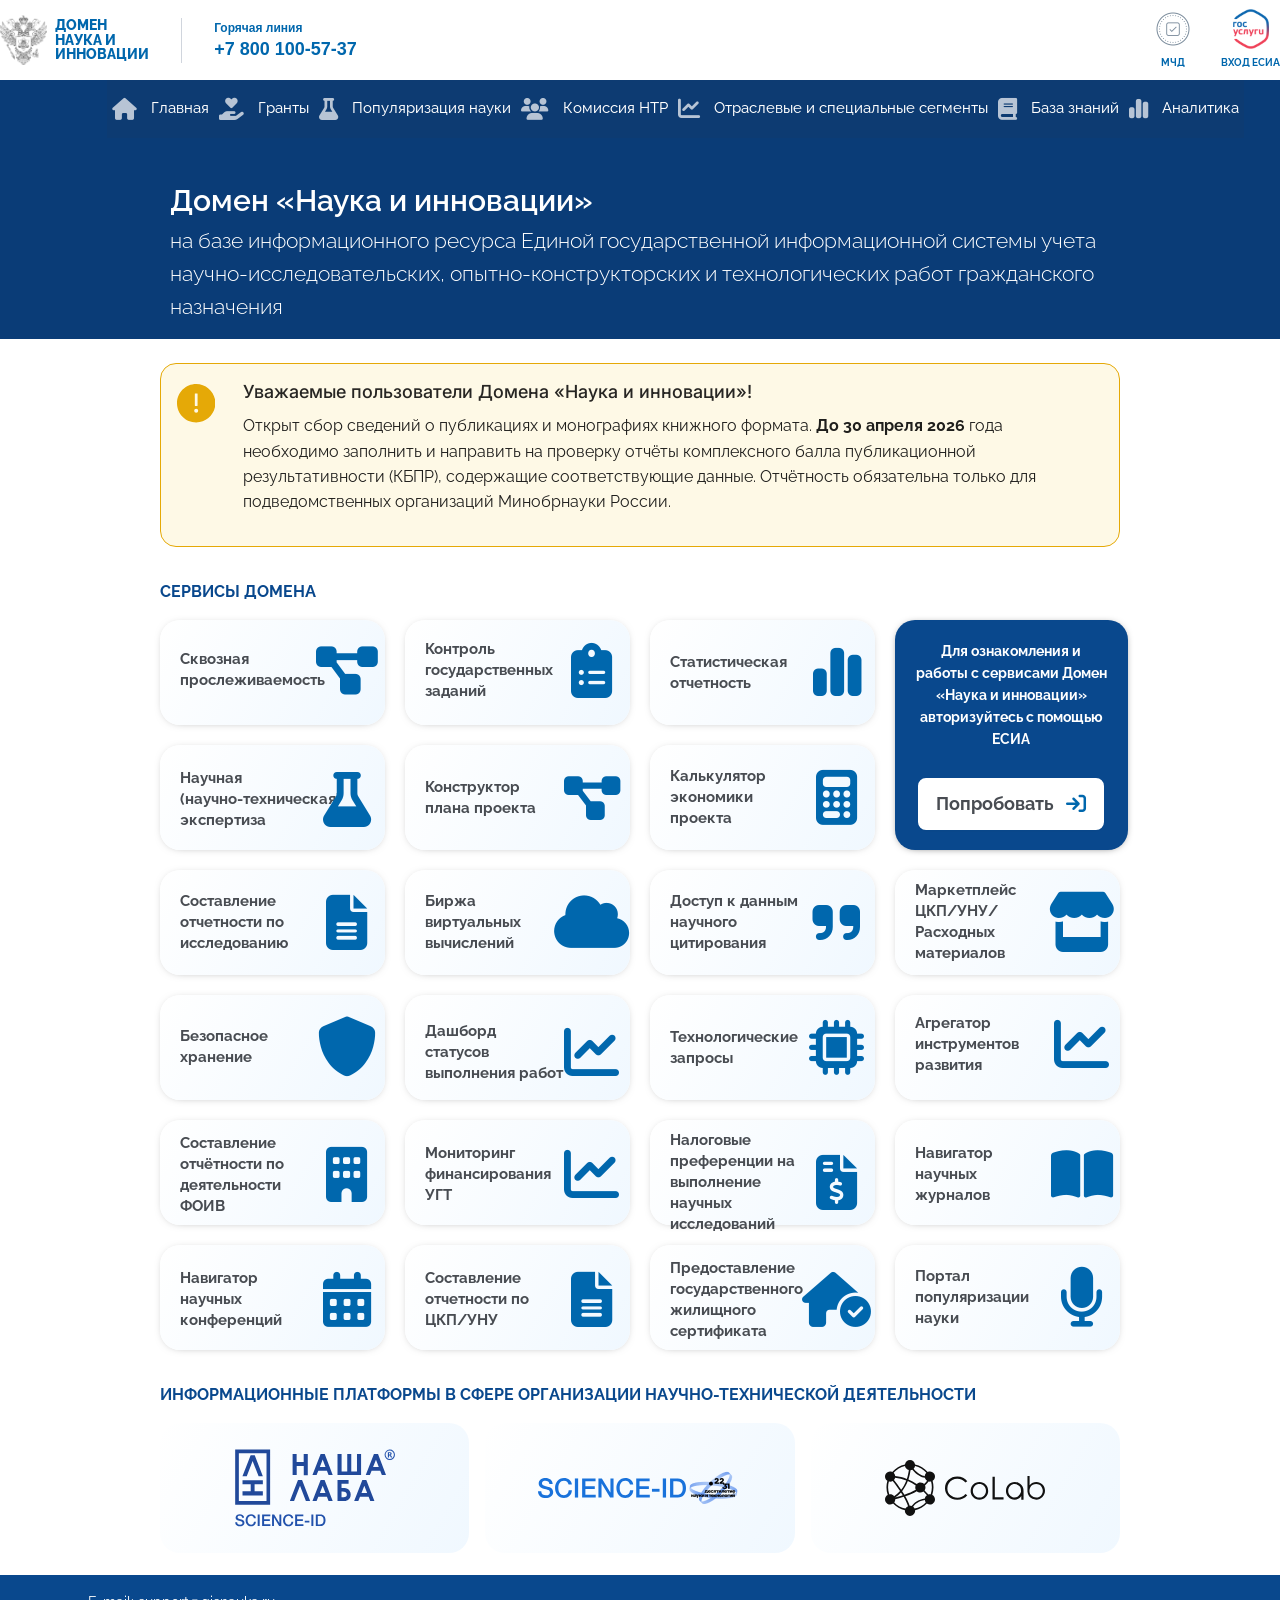
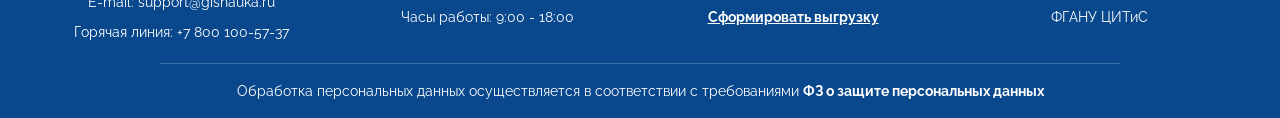
<file: index.html>
<!DOCTYPE html>
<html lang="ru" style="--header-height:140px">
<head>
    <meta charset="utf-8">
    <meta name="viewport" content="width=device-width, initial-scale=1">
    <meta name="theme-color" content="#000000">
    <meta name="description" content="Домен наука и инновации">
    <title>Домен наука и инновации</title>
    <link rel="icon" href="assets/images/7d8b7d2dfdc6ee4c.ico">
    <meta name="referrer" content="no-referrer">
    <link rel="canonical" href="index.html" />
<meta http-equiv="content-security-policy" content="default-src 'none'; font-src 'self' data: https://cdnjs.cloudflare.com; style-src 'self' 'unsafe-inline' https://cdnjs.cloudflare.com; img-src 'self' data:; media-src 'self' data:; connect-src 'self'; script-src 'unsafe-inline' data:; object-src 'self' data:; frame-src 'self' data:;">
    
    <link rel="stylesheet" href="https://cdnjs.cloudflare.com/ajax/libs/font-awesome/6.6.0/css/all.min.css">
    
    <link rel="stylesheet" href="css/pages/index.css">
    <style>
        .skip-links { position: absolute; top: 0; left: 0; z-index: 9999; }
        .skip-link {
            position: absolute; top: -9999px; left: -9999px;
            background: #0067ad; color: #fff; padding: 8px 16px;
            font-size: 14px; font-family: sans-serif; text-decoration: none;
            border-radius: 0 0 4px 0;
        }
        .skip-link:focus { top: 0; left: 0; outline: 3px solid #f53b59; outline-offset: 2px; }
    </style>
</head>

<body>
<div class="skip-links" aria-label="Быстрая навигация по разделам страницы">
  <a class="skip-link" href="#main-content">Перейти к основному содержимому</a>
  <a class="skip-link" href="#site-header">Перейти к шапке сайта</a>
  <a class="skip-link" href="#site-navigation">Перейти к основной навигации</a>
  <a class="skip-link" href="#site-footer">Перейти к подвалу</a>
</div>
    <div id="root">
    <div style="display:contents">
        <div class="css-1ce7347 ant-app">
            <div class="ant-layout css-1ce7347" style="min-height:100vh">
                <div id="site-header" class="affixTop" role="banner" aria-label="Шапка сайта" tabindex="-1">
                    <div class="css-1ce7347" style="position:relative;width:100%;max-width:100%">
                        <div style="height:80px; width:100%; background:white; display:flex; justify-content:center; z-index:3;">
                            <div class="ant-space css-1ce7347 ant-space-horizontal ant-space-align-center ant-space-gap-row-small ant-space-gap-col-small"
                                 style="width:100%; justify-content:space-between; align-items:center; max-width:1300px; padding:0 0;">
                                
                                <div class="ant-space-item">
                                    <div class="ant-space css-1ce7347 ant-space-horizontal ant-space-align-center" style="gap:32px">
        
        <div class="ant-space-item">
            <a href="index.html">
                <div class="ant-space css-1ce7347 ant-space-horizontal ant-space-align-center ant-space-gap-row-small ant-space-gap-col-small">
                    <div class="ant-space-item">
                        <img alt="" src="assets/images/7eed857cf3c38d44.png" style="height:50px">
                    </div>
                    <div class="ant-space-item">
                        <div style="font-family:Nunito,sans-serif; font-weight:800; color:rgb(0,103,173); font-size:14px; line-height:1.05">
                            ДОМЕН<br><span style="color:#0067ad">НАУКА И<br>ИННОВАЦИИ</span>
                        </div>
                    </div>
                </div>
            </a>
        </div>

        <div class="ant-space-item">
            <div style="width:1px; height:45px; background-color:#d0d5dd;"></div>
        </div>

        <div class="ant-space-item">
            <div style="color:#0067ad; line-height:1.4; font-family: 'Segoe UI', Arial, sans-serif">
                <span style="font-size:12px; font-weight:600">Горячая линия</span>
                <br>
                <span style="font-size:18px; font-weight:bold">+7 800 100-57-37</span>
            </div>
        </div>

    </div>
</div>
                                    <div class=ant-space-item>
                                        <div class="ant-space css-1ce7347 ant-space-horizontal ant-space-align-center"
                                            style=gap:28px>
                                            <div class=ant-space-item><a href=https://gisnauka.ru/attorney/public/issue>
                                                    <div class=hoverSize
                                                        style=display:flex;flex-direction:column;align-items:center;gap:6px;font-family:Nunito,sans-serif;font-weight:700;font-size:10px;text-align:center;text-transform:uppercase;color:rgb(0,103,173)>
                                                        <img alt=""
                                                            src=assets/images/1b81cbfa37ea22d9.png
                                                            style=height:40px;width:40px>МЧД</div>
                                                </a></div>
                                            <div class=ant-space-item>
                                                <a href="https://gisnauka.ru/auth/esia" aria-label="Вход через ЕСИА" style=text-decoration:none>
                                                <div class=hoverSize
                                                    style=display:flex;flex-direction:column;align-items:center;gap:6px;font-family:Nunito,sans-serif;font-weight:700;font-size:10px;text-align:center;text-transform:uppercase;color:rgb(0,103,173)>
                                                    <img alt=""
                                                        src="assets/images/esia-gosuslugi.png"
                                                        width="40" height="40"
                                                        style="height:40px;width:40px;display:block;object-fit:contain"
                                                        aria-hidden=true><span aria-hidden=true><span
                                                            class=hiddenPhone>Вход</span> ЕСИА</span></div>
                                                </a>
                                            </div>
                                        </div>
                                    </div>
                                </div>
                            </div>
                        </div>
                    </div>
                    <div class=affixMenu>
                        <div>
                            <nav id="site-navigation" class=menuBar aria-label="Основная навигация">
                                <div class=menuCon>
                                    <div class=mainMenu style=box-shadow:none>
                                        <div class=leftMenu>
                                            <div class=mainMenu>
                                                <div type=flex class="ant-row ant-row-center css-1ce7347">
                                                    <div
                                                        class="ant-col ant-col-xs-24 ant-col-sm-24 ant-col-md-24 ant-col-lg-24 ant-col-xl-20 css-1ce7347">
                                                        <div class="ant-row css-1ce7347">
                                                            <div class="ant-col ant-col-24 css-1ce7347">
                                                                <div class="ant-space-compact css-1ce7347 groupJustify">
    <a class="menuLink" href="index.html">
        <i class="fa-solid fa-house" style="font-size:22px; color:#fff; margin-right:8px; opacity:0.7;"></i>
        <span class="menuName">Главная</span>
    </a>
    
    <a class="menuLink" title="Гранты и меры поддержки" href="grant.html" aria-label="Гранты и меры поддержки">
        <i class="fa-solid fa-hand-holding-heart" style="font-size:22px; color:#fff; margin-right:8px; opacity:0.7;"></i>
        <span class="menuName">Гранты</span>
    </a>
    
    <a class="menuLink" href="v-razrabotke.html">
        <i class="fa-solid fa-flask" style="font-size:22px; color:#fff; margin-right:8px; opacity:0.7;"></i>
        <span class="menuName">Популяризация науки</span>
    </a>
    
    <a class="menuLink" href="v-razrabotke.html">
        <i class="fa-solid fa-users" style="font-size:22px; color:#fff; margin-right:8px; opacity:0.7;"></i>
        <span class="menuName">Комиссия НТР</span>
    </a>
    
    <a class="menuLink" href="v-razrabotke.html">
        <i class="fa-solid fa-chart-line" style="font-size:22px; color:#fff; margin-right:8px; opacity:0.7;"></i>
        <span class="menuName">Отраслевые и специальные сегменты</span>
    </a>
    
    <a class="menuLink" href="v-razrabotke.html">
        <i class="fa-solid fa-book" style="font-size:22px; color:#fff; margin-right:8px; opacity:0.7;"></i>
        <span class="menuName">База знаний</span>
    </a>
    
    <a class="menuLink" href="v-razrabotke.html">
        <i class="fa-solid fa-chart-simple" style="font-size:22px; color:#fff; margin-right:8px; opacity:0.7;"></i>
        <span class="menuName">Аналитика</span>
    </a>
</div>
                                                            </div>
                                                        </div>
                                                    </div>
                                                </div>
                                            </div>
                                        </div><button type=button
                                            class="ant-btn css-1ce7347 ant-btn-default ant-btn-color-default ant-btn-variant-outlined ant-btn-icon-only barsMenu burgerMenu sf-hidden"></button>
                                    </div>
                                </div>
                            </nav>
                        </div>
                    </div>
<main id=main-content tabindex=-1 class="ant-layout-content css-1ce7347">
                        <div class=mainContent>
                            <div class="egisu-hero-band" style="background:#0a3c77;width:100%">
                                <div type=flex class="ant-row ant-row-center css-1ce7347">
                                    <div
                                        class="ant-col ant-col-xs-22 ant-col-sm-22 ant-col-md-22 ant-col-lg-22 ant-col-xl-18 css-1ce7347">
                                        <div class="responsiveHeader css-1ce7347" style="padding:18px 10px 16px">
                                            <h1 class=egisuNameP>Домен «Наука и инновации»</h1>
                                            <p class=egisuInfoP>на базе информационного ресурса Единой
                                                государственной информационной системы учета
                                                научно-исследовательских, опытно-конструкторских и
                                                технологических работ гражданского назначения</p>
                                        </div>
                                    </div>
                                </div>
                            </div>
                            <div type=flex class="ant-row ant-row-center css-1ce7347">
                                <div
                                    class="ant-col ant-col-xs-22 ant-col-sm-22 ant-col-md-22 ant-col-lg-22 ant-col-xl-18 css-1ce7347">
                                    
                                    <div style="margin-top: 24px;">
    <div data-show="true"
         class="ant-alert ant-alert-warning ant-alert-with-description css-1ce7347"
         role="alert"
         style="text-align:left; display: flex; align-items: flex-start; gap: 16px; padding: 16px;">
         
        <span role="img" aria-label="exclamation-circle"
              class="anticon anticon-exclamation-circle ant-alert-icon"
              style="font-size: 32px; display: flex; align-items: center; margin-top: 4px;">
            <svg viewBox="64 64 896 896" focusable="false" data-icon="exclamation-circle"
                 width="1.2em" height="1.2em" fill="currentColor" aria-hidden="true"
                 style="font-size: 32px;">
                <path d="M512 64C264.6 64 64 264.6 64 512s200.6 448 448 448 448-200.6 448-448S759.4 64 512 64zm-32 232c0-4.4 3.6-8 8-8h48c4.4 0 8 3.6 8 8v272c0 4.4-3.6 8-8 8h-48c-4.4 0-8-3.6-8-8V296zm32 440a48.01 48.01 0 010-96 48.01 48.01 0 010 96z"></path>
            </svg>
        </span>
        
        <div class="ant-alert-content" style="flex: 1;">
            <div class="ant-alert-message">
                <span class="css-kwtl7g">Уважаемые пользователи Домена «Наука и инновации»!</span>
            </div>
            <div class="ant-alert-description">
                <div class="css-1kdzn9q">
                    <p>Открыт сбор сведений о публикациях и монографиях книжного формата. <b>До 30 апреля 2026</b> года необходимо заполнить и направить на проверку отчёты комплексного балла публикационной результативности (КБПР), содержащие соответствующие данные. Отчётность обязательна только для подведомственных организаций Минобрнауки России.</p>
                </div>
            </div>
        </div>
    </div>
</div>
                                    <br>
                                    <div class="ant-divider css-1ce7347 ant-divider-horizontal ant-divider-with-text ant-divider-with-text-start dividerMain"
                                        role=separator><span class=ant-divider-inner-text>Сервисы Домена</span></div>
                                    <div class="ant-row css-1ce7347"
                                        style=margin-left:-10px;margin-right:-10px;row-gap:20px>
                                        <div class="ant-col ant-col-xs-24 ant-col-sm-24 ant-col-md-12 ant-col-lg-8 ant-col-xl-6 css-1ce7347"
     style="padding-left:10px; padding-right:10px">
    <div class="servicesMain">
        <div class="services servicesimageMain">
            <div class="ant-row ant-row-middle css-1ce7347" style="display: flex; align-items: center; justify-content: space-between;">
                <div class="ant-col ant-col-17 serviceVerticalName css-1ce7347">
                    <p>Сквозная прослеживаемость</p>
                </div>
                <div class="ant-col ant-col-7 css-1ce7347" style="display: flex; justify-content: center; align-items: center; min-height: 80px;">
                    <i class="fa-solid fa-diagram-project" style="font-size:55px; color:#0067ad; text-align: center; margin: 0 auto; display: block;"></i>
                </div>
            </div>
        </div>
        <div class="overlayMainText">
            <div class="servicesMainText">
                <p class="serviceNameOverplay">Сквозная<br>прослеживаемость</p>
                <p>Сервис позволяет органам государственной власти повысить эффективность принятия управленческих решений при планировании, мониторинге и анализе результатов, полученных с привлечением средств федерального бюджета, а также обеспечивает сбор данных, синхронизированный с бюджетным циклом, исключает риск дублирования научных исследований и снижает бюрократическую нагрузку на отдельных исследователей и исследовательские коллективы</p>
            </div>
        </div>
    </div>
</div>
                                        <div class="ant-col ant-col-xs-24 ant-col-sm-24 ant-col-md-12 ant-col-lg-8 ant-col-xl-6 css-1ce7347"
     style="padding-left:10px; padding-right:10px">
    <div class="servicesMain">
        <div class="services servicesimageMain">
            <div class="ant-row ant-row-middle css-1ce7347" style="display: flex; align-items: center; justify-content: space-between;">
                <div class="ant-col ant-col-17 serviceVerticalName css-1ce7347">
                    <p>Контроль государственных заданий</p>
                </div>
                <div class="ant-col ant-col-7 css-1ce7347" style="display: flex; justify-content: center; align-items: center; min-height: 80px;">
                    <i class="fa-solid fa-clipboard-list" style="font-size:55px; color:#0067ad; text-align: center; margin: 0 auto;"></i>
                </div>
            </div>
        </div>
        <div class="overlayMainText">
            <div class="servicesMainText">
                <p class="serviceNameOverplay">Контроль государственных заданий</p>
                <p>Сервис позволяет автоматизировать процессы сбора информации и предоставления отчетной документации о государственных заданиях со стороны заказчика и со стороны исполнителя, обеспечивает контроль сроков и хода выполнения работ, а также снабжает заказчиков и исполнителей инструментами коммуникации в рамках выполнения работ</p>
            </div>
        </div>
    </div>
</div>
                                        <div class="ant-col ant-col-xs-24 ant-col-sm-24 ant-col-md-12 ant-col-lg-8 ant-col-xl-6 css-1ce7347"
     style="padding-left:10px; padding-right:10px">
    <div class="servicesMain">
        <div class="services servicesimageMain">
            <div class="ant-row ant-row-middle css-1ce7347" style="align-items: center;">
                <div class="ant-col ant-col-17 serviceVerticalName css-1ce7347">
                    <p>Статистическая отчетность</p>
                </div>
                <div class="ant-col ant-col-7 css-1ce7347" style="display: flex; justify-content: center; align-items: center;">
                    <i class="fa-solid fa-chart-simple" style="font-size:55px; color:#0067ad; margin:15px 10px; display:flex; align-items:center; justify-content:center"></i>
                </div>
            </div>
        </div>
        <div class="overlayMainText">
            <div class="servicesMainText">
                <p class="serviceNameOverplay">Статистическая<br>отчетность</p>
                <p>Сервис позволяет систематизировать информацию от участников научного сообщества и организаций, а также обеспечивает предоставление статистической отчетности по основным отраслевым показателям</p>
            </div>
        </div>
    </div>
</div>
                                        <div class="ant-col ant-col-xs-0 ant-col-sm-0 ant-col-md-12 ant-col-lg-8 ant-col-xl-6 css-1ce7347"
     style="padding-left:10px; padding-right:10px">
    <div class="tryServicesDiv">
        <p>Для ознакомления и работы с сервисами Домен «Наука и инновации» авторизуйтесь с помощью ЕСИА</p>
        <button type="button" aria-label="Попробовать через ЕСИА" class="ant-btn css-1ce7347 ant-btn-default ant-btn-color-default ant-btn-variant-outlined tryServicesMainButton" style="display: flex; align-items: center; gap: 12px;">
            <span>Попробовать</span>
            <i class="fa-solid fa-arrow-right-to-bracket" style="font-size:20px; color:#0067ad;"></i>
        </button>
    </div>
</div>
                                        <div class="ant-col ant-col-xs-24 ant-col-sm-24 ant-col-md-12 ant-col-lg-8 ant-col-xl-6 css-1ce7347"
     style="padding-left:10px; padding-right:10px">
    <div class="servicesMain">
        <div class="services servicesimageMain">
            <div class="ant-row ant-row-middle css-1ce7347" style="align-items: center;">
                <div class="ant-col ant-col-17 serviceVerticalName css-1ce7347">
                    <p>Научная (научно‑техническая) экспертиза</p>
                </div>
                <div class="ant-col ant-col-7 css-1ce7347" style="display: flex; justify-content: center; align-items: center;">
                    <i class="fa-solid fa-flask" style="font-size:55px; color:#0067ad; margin:17px 10px; display:flex; align-items:center; justify-content:center"></i>
                </div>
            </div>
        </div>
        <div class="overlayMainText">
            <div class="servicesMainText">
                <p class="serviceNameOverplay">Научная<br>(научно-техническая)<br>экспертиза</p>
                <p>Сервис формирует рабочее пространство с набором необходимого инструментария для участников процесса научной (научно-технической) экспертизы</p>
            </div>
        </div>
    </div>
</div>
                                        <div class="ant-col ant-col-xs-24 ant-col-sm-24 ant-col-md-12 ant-col-lg-0 ant-col-xl-0 css-1ce7347 sf-hidden"
     style="padding-left:10px; padding-right:10px"></div>
<div class="ant-col ant-col-xs-24 ant-col-sm-24 ant-col-md-12 ant-col-lg-8 ant-col-xl-6 css-1ce7347"
     style="padding-left:10px; padding-right:10px">
    <div class="servicesMain">
        <div class="services servicesimageMain">
            <div class="ant-row ant-row-middle css-1ce7347" style="align-items: center;">
                <div class="ant-col ant-col-17 serviceVerticalName css-1ce7347">
                    <p>Конструктор плана проекта</p>
                </div>
                <div class="ant-col ant-col-7 css-1ce7347" style="display: flex; justify-content: center; align-items: center;">
                    <i class="fa-solid fa-diagram-project" style="font-size:50px; color:#0067ad; margin:18px 10px; display:flex; align-items:center; justify-content:center"></i>
                </div>
            </div>
        </div>
        <div class="overlayMainText">
            <div class="servicesMainText">
                <p class="serviceNameOverplay">Конструктор<br>плана проекта</p>
                <p>Сервис обеспечивает возможность совместной дистанционной работы над календарным планом проекта, а также дает руководителю проекта возможность отслеживать статус выполнения работ участниками научного проекта</p>
            </div>
        </div>
    </div>
</div>
                                        <div class="ant-col ant-col-xs-24 ant-col-sm-24 ant-col-md-0 ant-col-lg-8 ant-col-xl-0 css-1ce7347 sf-hidden"
     style="padding-left:10px; padding-right:10px"></div>
<div class="ant-col ant-col-xs-24 ant-col-sm-24 ant-col-md-12 ant-col-lg-8 ant-col-xl-6 css-1ce7347"
     style="padding-left:10px; padding-right:10px">
    <div class="servicesMain">
        <div class="services servicesimageMain">
            <div class="ant-row ant-row-middle css-1ce7347" style="align-items: center;">
                <div class="ant-col ant-col-17 serviceVerticalName css-1ce7347">
                    <p>Калькулятор экономики проекта</p>
                </div>
                <div class="ant-col ant-col-7 css-1ce7347" style="display: flex; justify-content: center; align-items: center;">
                    <i class="fa-solid fa-calculator" style="font-size:55px; color:#0067ad; margin:15px 8px; display:flex; align-items:center; justify-content:center"></i>
                </div>
            </div>
        </div>
        <div class="overlayMainText">
            <div class="servicesMainText">
                <p class="serviceNameOverplay">Калькулятор<br>экономики проекта</p>
                <p>Сервис позволяет оценить необходимые объемы финансирования для реализации проектов со стороны исполнителя, обеспечивает комплексное распределение объемов бюджетных ассигнований планируемых и проводимых работ со стороны ведомств с целью дальнейшей передачи в Электронный бюджет для формирования государственных заданий, а также подготовить финансово-экономического обоснования научного проекта</p>
            </div>
        </div>
    </div>
</div>
                                        <div class="ant-col ant-col-xs-24 ant-col-sm-24 ant-col-md-0 ant-col-lg-0 ant-col-xl-6 css-1ce7347"
     style="padding-left:10px; padding-right:10px"></div>
<div class="ant-col ant-col-xs-24 ant-col-sm-24 ant-col-md-12 ant-col-lg-8 ant-col-xl-6 css-1ce7347"
     style="padding-left:10px; padding-right:10px">
    <div class="servicesMain">
        <div class="services servicesimageMain">
            <div class="ant-row ant-row-middle css-1ce7347" style="align-items: center;">
                <div class="ant-col ant-col-17 serviceVerticalName css-1ce7347">
                    <p>Составление отчетности по исследованию</p>
                </div>
                <div class="ant-col ant-col-7 css-1ce7347" style="display: flex; justify-content: center; align-items: center;">
                    <i class="fa-solid fa-file-lines" style="font-size:55px; color:#0067ad; margin:15px 5px; display:flex; align-items:center; justify-content:center"></i>
                </div>
            </div>
        </div>
        <div class="overlayMainText">
            <div class="servicesMainText">
                <p class="serviceNameOverplay">Составление отчетности по исследованию</p>
                <p>Сервис облегчает процесс формирования и ведения отчетной научно-технической документации в рамках проводимых исследований</p>
            </div>
        </div>
    </div>
</div>
                                        <div class="ant-col ant-col-xs-24 ant-col-sm-24 ant-col-md-12 ant-col-lg-8 ant-col-xl-6 css-1ce7347"
     style="padding-left:10px; padding-right:10px">
    <div class="servicesMain">
        <div class="services servicesimageMain">
            <div class="ant-row ant-row-middle css-1ce7347" style="align-items: center;">
                <div class="ant-col ant-col-17 serviceVerticalName css-1ce7347">
                    <p>Биржа виртуальных вычислений</p>
                </div>
                <div class="ant-col ant-col-7 css-1ce7347" style="display: flex; justify-content: center; align-items: center;">
<i class="fa-solid fa-cloud" style="font-size:60px; color:#0067ad; margin:12px 5px; display:flex; align-items:center; justify-content:center"></i>
                </div>
            </div>
        </div>
        <div class="overlayMainText">
            <div class="servicesMainText">
                <p class="serviceNameOverplay">Биржа виртуальных<br>вычислений</p>
                <p>Сервис предназначен для публикации поставщиками вычислительных ресурсов, а также их поиска и заказа потребителями</p>
            </div>
        </div>
    </div>
</div>
                                        <div class="ant-col ant-col-xs-24 ant-col-sm-24 ant-col-md-12 ant-col-lg-8 ant-col-xl-6 css-1ce7347"
     style="padding-left:10px; padding-right:10px">
    <div class="servicesMain">
        <div class="services servicesimageMain">
            <div class="ant-row ant-row-middle css-1ce7347" style="align-items: center;">
                <div class="ant-col ant-col-17 serviceVerticalName css-1ce7347">
                    <p>Доступ к данным научного цитирования</p>
                </div>
                <div class="ant-col ant-col-7 css-1ce7347" style="display: flex; justify-content: center; align-items: center;">
                    <i class="fa-solid fa-quote-right" style="font-size:55px; color:#0067ad; margin:15px 10px; display:flex; align-items:center; justify-content:center"></i>
                </div>
            </div>
        </div>
        <div class="overlayMainText">
            <div class="servicesMainText">
                <p class="serviceNameOverplay">Доступ к данным<br>научного цитирования</p>
                <p>Сервис предназначен для агрегации сведений о публикационной активности российских исследователей и научных организаций как результата выполнения НИОКТР, учитываемых в ЕГИСУ НИОКТР. Обеспечивает единой верификацией данных о научных публикациях, вводимых пользователями в ЕГИСУ НИОКТР и получаемых из внешних баз данных, устраняет дублирование данных, а также исключает ввод некорректной информации. Систематизирует исходные данные, применяемые Сервисами ЕГИСУ НИОКТР для оценки качества выполнения НИОКТР и для оценки эффективности деятельности научных организаций</p>
            </div>
        </div>
    </div>
</div>
                                        <div class="ant-col ant-col-xs-24 ant-col-sm-24 ant-col-md-12 ant-col-lg-8 ant-col-xl-6 css-1ce7347"
     style="padding-left:10px; padding-right:10px">
    <div class="servicesMain">
        <div class="services servicesimageMain">
            <div class="ant-row ant-row-middle css-1ce7347" style="align-items: center;">
                <div class="ant-col ant-col-17 serviceVerticalName css-1ce7347">
                    <p>Маркетплейс ЦКП/УНУ/Расходных материалов</p>
                </div>
                <div class="ant-col ant-col-7 css-1ce7347" style="display: flex; justify-content: center; align-items: center;">
                    <i class="fa-solid fa-store" style="font-size:60px; color:#0067ad; margin:12px 10px; display:flex; align-items:center; justify-content:center"></i>
                </div>
            </div>
        </div>
        <div class="overlayMainText">
            <div class="servicesMainText">
                <p class="serviceNameOverplay">Маркетплейс ЦКП/УНУ/Расходных материалов</p>
                <p>Сервис предназначен для размещения ЦКП и организациями-поставщиками сведений об услугах, материалах и оборудовании с последующей возможностью оформления на них заявки со стороны исследователя</p>
            </div>
        </div>
    </div>
</div>
                                        <div class="ant-col ant-col-xs-24 ant-col-sm-24 ant-col-md-12 ant-col-lg-8 ant-col-xl-6 css-1ce7347"
     style="padding-left:10px; padding-right:10px">
    <div class="servicesMain">
        <div class="services servicesimageMain">
            <div class="ant-row ant-row-middle css-1ce7347" style="align-items: center;">
                <div class="ant-col ant-col-17 serviceVerticalName css-1ce7347">
                    <p>Безопасное хранение</p>
                </div>
                <div class="ant-col ant-col-7 css-1ce7347" style="display: flex; justify-content: center; align-items: center;">
                    <i class="fa-solid fa-shield" style="font-size:60px; color:#0067ad; margin:12px 5px; display:flex; align-items:center; justify-content:center"></i>
                </div>
            </div>
        </div>
        <div class="overlayMainText">
            <div class="servicesMainText">
                <p class="serviceNameOverplay">Безопасное<br>хранение</p>
                <p>Сервис предназначен для обеспечения защищенного просмотра полнотекстовых данных и коллективного редактирования отчетных материалов</p>
            </div>
        </div>
    </div>
</div>
                                        <div class="ant-col ant-col-xs-24 ant-col-sm-24 ant-col-md-12 ant-col-lg-8 ant-col-xl-6 css-1ce7347"
     style="padding-left:10px; padding-right:10px">
    <div class="servicesMain">
        <div class="services servicesimageMain">
            <div class="ant-row ant-row-middle css-1ce7347" style="align-items: center;">
                <div class="ant-col ant-col-17 serviceVerticalName css-1ce7347">
                    <p>Дашборд статусов выполнения работ</p>
                </div>
                <div class="ant-col ant-col-7 css-1ce7347" style="display: flex; justify-content: center; align-items: center;">
                    <i class="fa-solid fa-chart-line" style="font-size:55px; color:#0067ad; margin:20px 10px; display:flex; align-items:center; justify-content:center"></i>
                </div>
            </div>
        </div>
        <div class="overlayMainText">
            <div class="servicesMainText">
                <p class="serviceNameOverplay">Дашборд статусов выполнения работ</p>
                <p>Сервис предназначен для обеспечения возможности агрегации, визуализации данных о ходе исполнения запланированных работ по научному проекту и оперативного мониторинга проекта, выявления отклонений от календарного плана со стороны руководителя проекта</p>
            </div>
        </div>
    </div>
</div>
                                        <div class="ant-col ant-col-xs-24 ant-col-sm-24 ant-col-md-12 ant-col-lg-8 ant-col-xl-6 css-1ce7347"
     style="padding-left:10px; padding-right:10px">
    <div class="servicesMain">
        <div class="services servicesimageMain">
            <div class="ant-row ant-row-middle css-1ce7347" style="align-items: center;">
                <div class="ant-col ant-col-17 serviceVerticalName css-1ce7347">
                    <p>Технологические запросы</p>
                </div>
                <div class="ant-col ant-col-7 css-1ce7347" style="display: flex; justify-content: center; align-items: center;">
                    <i class="fa-solid fa-microchip" style="font-size:55px; color:#0067ad; margin:15px 10px; display:flex; align-items:center; justify-content:center"></i>
                </div>
            </div>
        </div>
        <div class="overlayMainText">
            <div class="servicesMainText">
                <p class="serviceNameOverplay">Технологические<br>запросы</p>
                <p>Сервис предназначен для публикации технологических запросов с возможностью получения предложений по их решению, ведения коммуникации между заказчиком и исполнителем, а также для навигации по технологическим запросам</p>
            </div>
        </div>
    </div>
</div>
                                        <div class="ant-col ant-col-xs-24 ant-col-sm-24 ant-col-md-12 ant-col-lg-8 ant-col-xl-6 css-1ce7347"
     style="padding-left:10px; padding-right:10px">
    <div class="servicesMain">
        <div class="services servicesimageMain">
            <div class="ant-row ant-row-middle css-1ce7347" style="align-items: center;">
                <div class="ant-col ant-col-17 serviceVerticalName css-1ce7347">
                    <p>Агрегатор инструментов развития</p>
                </div>
                <div class="ant-col ant-col-7 css-1ce7347" style="display: flex; justify-content: center; align-items: center;">
                    <i class="fa-solid fa-chart-line" style="font-size:55px; color:#0067ad; margin:12px 10px; display:flex; align-items:center; justify-content:center"></i>
                </div>
            </div>
        </div>
        <div class="overlayMainText">
            <div class="servicesMainText">
                <p class="serviceNameOverplay">Агрегатор<br>инструментов развития</p>
                <p>Сервис предназначен для обеспечения применения мер поддержки научной и научно-технологической деятельности (грантов и прочее)</p>
            </div>
        </div>
    </div>
</div>
                                        <div class="ant-col ant-col-xs-24 ant-col-sm-24 ant-col-md-12 ant-col-lg-8 ant-col-xl-6 css-1ce7347"
     style="padding-left:10px; padding-right:10px">
    <div class="servicesMain">
        <div class="services servicesimageMain">
            <div class="ant-row ant-row-middle css-1ce7347" style="align-items: center;">
                <div class="ant-col ant-col-17 serviceVerticalName css-1ce7347">
                    <p>Составление отчётности по деятельности ФОИВ</p>
                </div>
                <div class="ant-col ant-col-7 css-1ce7347" style="display: flex; justify-content: center; align-items: center;">
                    <i class="fa-solid fa-building" style="font-size:55px; color:#0067ad; margin:17px 10px; display:flex; align-items:center; justify-content:center"></i>
                </div>
            </div>
        </div>
        <div class="overlayMainText">
            <div class="servicesMainText">
                <p class="serviceNameOverplay">Составление отчётности<br>по деятельности ФОИВ</p>
                <p>Сервис предназначен для обеспечения механизма планирования научных исследований в рамках Федеральной научно-технической программы развития генетических технологий на 2019-2030 годы и Федеральной научно-технической программы развития синхротронных и нейтронных исследований и исследовательской инфраструктуры на период до 2030 года и дальнейшую перспективу. Одной из основных задач сервиса является отслеживание и мониторинг достижения ключевых показателей Программы, а также статусов исполнения комплексного плана реализации исследований по Программам</p>
            </div>
        </div>
    </div>
</div>
                                        <div class="ant-col ant-col-xs-24 ant-col-sm-24 ant-col-md-12 ant-col-lg-8 ant-col-xl-6 css-1ce7347"
     style="padding-left:10px; padding-right:10px">
    <div class="servicesMain">
        <div class="services servicesimageMain">
            <div class="ant-row ant-row-middle css-1ce7347" style="align-items: center;">
                <div class="ant-col ant-col-17 serviceVerticalName css-1ce7347">
                    <p>Мониторинг финансирования УГТ</p>
                </div>
                <div class="ant-col ant-col-7 css-1ce7347" style="display: flex; justify-content: center; align-items: center;">
                    <i class="fa-solid fa-chart-line" style="font-size:55px; color:#0067ad; margin:17px 10px; display:flex; align-items:center; justify-content:center"></i>
                </div>
            </div>
        </div>
        <div class="overlayMainText">
            <div class="servicesMainText">
                <p class="serviceNameOverplay">Мониторинг расходования средств по УГТ в разрезе научных проектов и технологий</p>
                <p>Сервис предназначен для обеспечения прослеживаемости сведений о расходовании финансирования на научные исследования и разработки в разрезе УГТ, а также для формирования ландшафта научных исследований в привязке к уровням готовности технологий</p>
            </div>
        </div>
    </div>
</div>
                                        <div class="ant-col ant-col-xs-24 ant-col-sm-24 ant-col-md-12 ant-col-lg-8 ant-col-xl-6 css-1ce7347"
     style="padding-left:10px; padding-right:10px">
    <div class="servicesMain">
        <div class="services servicesimageMain">
            <div class="ant-row ant-row-middle css-1ce7347" style="align-items: center;">
                <div class="ant-col ant-col-17 serviceVerticalName css-1ce7347">
                    <p>Налоговые преференции на выполнение научных исследований</p>
                </div>
                <div class="ant-col ant-col-7 css-1ce7347" style="display: flex; justify-content: center; align-items: center;">
                    <i class="fa-solid fa-file-invoice-dollar" style="font-size:55px; color:#0067ad; margin:17px 10px; display:flex; align-items:center; justify-content:center"></i>
                </div>
            </div>
        </div>
        <div class="overlayMainText">
            <div class="servicesMainText">
                <p class="serviceNameOverplay">Налоговые преференции на выполнение научных исследований</p>
                <p>Сервис предназначен для получения налоговых льгот и преференций для организаций, занимающихся проведением научных исследований. Сервис способствует снижению налоговой нагрузки на налогоплательщиков, выполняющих НИОКТР, расходы на которые признаются в размере фактических затрат с применением установленного коэффициента</p>
            </div>
        </div>
    </div>
</div>
                                        <div class="ant-col ant-col-xs-24 ant-col-sm-24 ant-col-md-12 ant-col-lg-8 ant-col-xl-6 css-1ce7347"
     style="padding-left:10px; padding-right:10px">
    <div class="servicesMain">
        <div class="services servicesimageMain">
            <div class="ant-row ant-row-middle css-1ce7347" style="align-items: center;">
                <div class="ant-col ant-col-17 serviceVerticalName css-1ce7347">
                    <p>Навигатор научных журналов</p>
                </div>
                <div class="ant-col ant-col-7 css-1ce7347" style="display: flex; justify-content: center; align-items: center;">
                    <i class="fa-solid fa-book-open" style="font-size:55px; color:#0067ad; margin:17px 10px; display:flex; align-items:center; justify-content:center"></i>
                </div>
            </div>
        </div>
        <div class="overlayMainText">
            <div class="servicesMainText">
                <p class="serviceNameOverplay">Навигатор научных журналов</p>
                <p>Сервис предназначен для создания единого источника сведений о научных журналах и требований к публикациям с целью определения наиболее подходящих журналов для публикации, а также для проведения комплексной рейтинговой оценки качества научных журналов</p>
            </div>
        </div>
    </div>
</div>
                                        <div class="ant-col ant-col-xs-24 ant-col-sm-24 ant-col-md-12 ant-col-lg-8 ant-col-xl-6 css-1ce7347"
     style="padding-left:10px; padding-right:10px">
    <div class="servicesMain">
        <div class="services servicesimageMain">
            <div class="ant-row ant-row-middle css-1ce7347" style="align-items: center;">
                <div class="ant-col ant-col-17 serviceVerticalName css-1ce7347">
                    <p>Навигатор научных конференций</p>
                </div>
                <div class="ant-col ant-col-7 css-1ce7347" style="display: flex; justify-content: center; align-items: center;">
                    <i class="fa-solid fa-calendar-alt" style="font-size:55px; color:#0067ad; margin:17px 10px; display:flex; align-items:center; justify-content:center"></i>
                </div>
            </div>
        </div>
        <div class="overlayMainText">
            <div class="servicesMainText">
                <p class="serviceNameOverplay">Навигатор научных конференций</p>
                <p>Сервис предназначен для создания единого источника информации о научных конференциях и местах их проведения с целью подбора конференции для презентации результатов исследования, а также для проведения комплексной рейтинговой оценки качества научных конференций</p>
            </div>
        </div>
    </div>
</div>
                                        <div class="ant-col ant-col-xs-24 ant-col-sm-24 ant-col-md-12 ant-col-lg-8 ant-col-xl-6 css-1ce7347"
     style="padding-left:10px; padding-right:10px">
    <div class="servicesMain">
        <div class="services servicesimageMain">
            <div class="ant-row ant-row-middle css-1ce7347" style="align-items: center;">
                <div class="ant-col ant-col-17 serviceVerticalName css-1ce7347">
                    <p>Составление отчетности по ЦКП/УНУ</p>
                </div>
                <div class="ant-col ant-col-7 css-1ce7347" style="display: flex; justify-content: center; align-items: center;">
                    <i class="fa-solid fa-file-alt" style="font-size:55px; color:#0067ad; margin:17px 10px; display:flex; align-items:center; justify-content:center"></i>
                </div>
            </div>
        </div>
        <div class="overlayMainText">
            <div class="servicesMainText">
                <p class="serviceNameOverplay">Составление отчетности по ЦКП/УНУ</p>
                <p>Сервис предназначен для организации возможности формирования и подачи отчетности по деятельности ЦКП/УНУ, а также для просмотра и получения указанной отчётности представителями Минобрнауки России для принятия управленческих решений</p>
            </div>
        </div>
    </div>
</div>
                                        <div class="ant-col ant-col-xs-24 ant-col-sm-24 ant-col-md-12 ant-col-lg-8 ant-col-xl-6 css-1ce7347"
     style="padding-left:10px; padding-right:10px">
    <div class="servicesMain">
        <div class="services servicesimageMain">
            <div class="ant-row ant-row-middle css-1ce7347" style="align-items: center;">
                <div class="ant-col ant-col-17 serviceVerticalName css-1ce7347">
                    <p>Предоставление государственного жилищного сертификата</p>
                </div>
                <div class="ant-col ant-col-7 css-1ce7347" style="display: flex; justify-content: center; align-items: center;">
                    <i class="fa-solid fa-house-circle-check" style="font-size:55px; color:#0067ad; margin:17px 10px; display:flex; align-items:center; justify-content:center"></i>
                </div>
            </div>
        </div>
        <div class="overlayMainText">
            <div class="servicesMainText">
                <p class="serviceNameOverplay">Предоставление государственного жилищного сертификата</p>
                <p>Сервис предназначен для цифровизации процедуры получения государственного жилищного сертификата молодыми учеными, повышения прозрачности отбора получателей ГЖС за счет автоматизации процессов формирования реестра участников ГЖС и проверки соответствия предоставленных данных</p>
            </div>
        </div>
    </div>
</div>
                                        <div class="ant-col ant-col-xs-24 ant-col-sm-24 ant-col-md-12 ant-col-lg-8 ant-col-xl-6 css-1ce7347"
     style="padding-left:10px; padding-right:10px">
    <div class="servicesMain">
        <div class="services servicesimageMain">
            <div class="ant-row ant-row-middle css-1ce7347" style="align-items: center;">
                <div class="ant-col ant-col-17 serviceVerticalName css-1ce7347">
                    <p>Портал популяризации науки</p>
                </div>
                <div class="ant-col ant-col-7 css-1ce7347" style="display: flex; justify-content: center; align-items: center;">
                    <i class="fa-solid fa-microphone" style="font-size:60px; color:#0067ad; margin:12px 10px; display:flex; align-items:center; justify-content:center"></i>
                </div>
            </div>
        </div>
        <div class="overlayMainText">
            <div class="servicesMainText">
                <p class="serviceNameOverplay">Портал<br>популяризации науки</p>
                <p>Сервис предназначен для обеспечения доступа к актуальной информации о ключевых событиях в мире науки, научных конференциях и размещения главных отечественных достижений, а также для проведения мероприятий и видеоконференц-связи с целью распространения и популяризации научной сферы.</p>
            </div>
        </div>
    </div>
</div>
                                    </div>
                                </div>
                            </div><br>
                            <div type=flex class="ant-row ant-row-center css-1ce7347">
                                <div
                                    class="ant-col ant-col-xs-22 ant-col-sm-22 ant-col-md-22 ant-col-lg-22 ant-col-xl-18 css-1ce7347">
                                    <div class="ant-divider css-1ce7347 ant-divider-horizontal ant-divider-with-text ant-divider-with-text-start dividerMain"
                                        ><h2 class=ant-divider-inner-text id=section-platforms style="margin:0;font:inherit;font-weight:inherit">Информационные платформы в
                                            сфере организации научно-технической деятельности</h2></div>
                                    <div class="ant-row css-1ce7347" role=region aria-labelledby=section-platforms
                                        style=margin-left:-8px;margin-right:-8px;row-gap:16px>
                                        <div class="ant-col ant-col-xs-24 ant-col-sm-24 ant-col-md-12 ant-col-lg-12 ant-col-xl-8 ant-col-xxl-8 css-1ce7347"
                                            style=padding-left:8px;padding-right:8px><a href=https://lab.scienceid.net/
                                                aria-label="Наша лаба"
                                                class=info-platforms__link><svg xmlns=http://www.w3.org/2000/svg
                                                    width=263 height=auto fill=none viewBox="0 0 263 127"
                                                    style=max-width:160px>
                                                    <path fill=#2252AC
                                                        d="M258.555 13.258h-2.252l-1.353-2.24a8 8 0 0 0-.291-.454 2.2 2.2 0 0 0-.286-.34 1 1 0 0 0-.297-.219.7.7 0 0 0-.334-.079h-.528v3.332h-1.96V4.555h3.107q3.168 0 3.168 2.367 0 .456-.139.844a2.3 2.3 0 0 1-.395.692q-.255.309-.619.534-.357.225-.801.352v.024q.195.06.376.2.183.135.352.316.17.182.322.394.157.207.285.407zm-5.341-7.234v2.421h.85q.632.001 1.013-.364.389-.37.389-.916 0-1.14-1.366-1.141z">
                                                    </path>
                                                    <path fill=#2252AC fill-rule=evenodd stroke=#2252AC stroke-width=0.1
                                                        d="M254.241 2.027a6.88 6.88 0 1 0 .184 13.76 6.88 6.88 0 0 0-.184-13.76Zm-.022-1.676a8.558 8.558 0 0 0 .227 17.112 8.556 8.556 0 0 0 8.442-8.67 8.556 8.556 0 0 0-8.669-8.442Z"
                                                        clip-rule=evenodd></path>
                                                    <path fill=#21499A fill-rule=evenodd
                                                        d="M25.816 57.324h-13.46v-6.613h33.417v6.613H32.197v11.603h13.576v6.73H12.356v-6.73h13.46zM19.318 44.33l9.63-25.295 9.863 25.295h6.962L32.43 9.752H25.7L12.24 44.329zM6.323 85.056h45.484V6.27H6.323zm51.401 6.033V.237H.29V91.09zm55.189-70.314V7.663h6.73v34.693h-6.614v-15.2h-11.603V42.24h-6.73V7.663h6.614v13.112zm14.388 21.465L140.76 7.663h6.73l13.112 34.577h-6.846l-2.669-7.194h-14.156l-2.785 7.194zm16.824-25.41-4.641 11.95h9.282zm24.367 25.41V7.663h6.729v28.66h9.283V7.663h6.614v28.66h9.398V7.663h6.73V42.24zm67.878-13.343-4.642-11.951-4.757 11.95zM214.904 42.24l13.459-34.577h6.73l13.112 34.577h-6.846l-2.669-7.194h-14.156l-2.784 7.194zM116.51 85.055l-9.631-25.41-9.746 25.41H90.17l13.343-34.693h6.73l13.344 34.693zm10.791-.116 13.459-34.577h6.498l13.344 34.577h-6.846l-2.669-7.193h-14.156l-2.785 7.194zm16.824-25.294-4.641 11.951h9.282zm24.367 25.294V50.247h18.216v6.382h-11.603v6.73h1.393c2.9 0 5.337.232 7.194.928 1.856.58 3.365 1.856 4.641 3.597 1.276 1.857 1.856 3.945 1.856 6.382s-.464 4.409-1.392 5.801q-1.393 2.09-3.829 3.481c-1.624.928-3.829 1.392-6.73 1.392zm6.613-15.548v9.399h1.741c3.017 0 4.989-.348 5.801-1.16.813-.697 1.161-1.74 1.161-3.133 0-3.481-2.437-5.106-7.31-5.106zm20.77 15.548 13.459-34.577h6.498l13.344 34.577h-6.846l-2.669-7.193h-14.156l-2.784 7.194zm16.708-25.294-4.641 11.951h9.283z"
                                                        clip-rule=evenodd></path>
                                                    <path fill=#2252AC
                                                        d="M.29 119.716c.078 4.75 3.534 6.843 7.802 6.843 3.718 0 7.436-1.718 7.436-6.011 0-1.986-1.178-4.132-3.64-4.884-.968-.295-5.105-1.395-5.393-1.476-1.336-.375-2.226-1.127-2.226-2.468 0-1.932 1.911-2.496 3.43-2.496 2.252 0 3.875.912 4.033 3.381h3.273c0-3.998-3.274-6.118-7.175-6.118-3.378 0-6.834 1.798-6.834 5.635 0 1.986.943 3.972 4.137 4.857 2.566.725 4.268 1.073 5.577 1.583.76.295 1.545.886 1.545 2.362 0 1.449-1.073 2.898-3.954 2.898-2.618 0-4.739-1.154-4.739-4.106zM34.29 113.034c-.394-4.132-3.719-6.52-7.935-6.547-5.603 0-8.955 4.562-8.955 10.036s3.352 10.036 8.955 10.036c4.53 0 7.698-3.167 7.96-7.755h-3.194c-.262 2.79-1.86 5.018-4.766 5.018-4.006 0-5.681-3.623-5.681-7.299s1.675-7.299 5.681-7.299c2.723 0 4.111 1.61 4.661 3.81zM37.287 126.103h3.273v-19.16h-3.273zM44.576 126.103h13.642v-2.898H47.85v-5.609h9.426v-2.737H47.85v-5.018h10.186v-2.898H44.576zM60.938 126.103h3.115v-14.088h.079l8.51 14.088h3.456v-19.16h-3.116v14.115h-.052l-8.536-14.115h-3.457zM95.861 113.034c-.392-4.132-3.718-6.52-7.934-6.547-5.603 0-8.954 4.562-8.954 10.036s3.351 10.036 8.954 10.036c4.53 0 7.699-3.167 7.96-7.755h-3.194c-.262 2.79-1.859 5.018-4.766 5.018-4.006 0-5.681-3.623-5.681-7.299s1.675-7.299 5.682-7.299c2.723 0 4.11 1.61 4.66 3.81zM98.87 126.103h13.641v-2.898h-10.369v-5.609h9.426v-2.737h-9.426v-5.018h10.186v-2.898H98.869zM114.65 120.253h7.62v-2.898h-7.62zM125.531 126.103h3.273v-19.16h-3.273zM136.093 109.68h3.22c5.133 0 6.233 3.006 6.233 6.843s-1.1 6.843-6.233 6.843h-3.22zm-3.273 16.423h7.75c5.761 0 8.248-4.294 8.248-9.58s-2.487-9.58-8.248-9.58h-7.75z">
                                                    </path>
                                                </svg></a></div>
                                        <div class="ant-col ant-col-xs-24 ant-col-sm-24 ant-col-md-12 ant-col-lg-12 ant-col-xl-8 ant-col-xxl-8 css-1ce7347"
                                            style=padding-left:8px;padding-right:8px><a href=https://scienceid.net/
                                                aria-label="Science-ID"
                                                class=info-platforms__link><img
                                                    src="assets/images/71a74d5d8c628d00.svg"
                                                    alt><img
                                                    src=assets/images/2fabaf659c44c058.png
                                                    alt></a></div>
                                        <div class="ant-col ant-col-xs-24 ant-col-sm-24 ant-col-md-12 ant-col-lg-12 ant-col-xl-8 ant-col-xxl-8 css-1ce7347"
                                            style=padding-left:8px;padding-right:8px><a href=https://colab.ws/
                                                aria-label="CoLab"
                                                class=info-platforms__link><img
                                                    src="assets/images/6abb472bda5502a4.svg"
                                                    height=auto width=160 alt></a></div>
                                    </div>
                                </div>
                            </div><br>
                        </div>
                    </main>
                    <footer id="site-footer" class="ant-layout-footer css-1ce7347" role="contentinfo" aria-label="Подвал сайта" style="border-top: var(--layout-gap) solid #eaedef; background: #09488d; color: #fff; padding: 16px 16px;">
    <div style="max-width: 1200px; margin: 0 auto;">
        
        <div style="display: grid; grid-template-columns: repeat(auto-fit, minmax(200px, 1fr)); gap: 16px 24px; text-align: center; align-items: center; justify-items: center;">
            
            <section aria-labelledby="contacts-heading" style="width: 100%;">
                <h2 id="contacts-heading" style="position: absolute; width: 1px; height: 1px; padding: 0; margin: -1px; overflow: hidden; clip: rect(0,0,0,0); border: 0;">Контакты</h2>
                <address style="font-style: normal;">
                    <p style="margin: 0;">E-mail: <a href="mailto:support@gisnauka.ru" style="color: #fff;">support@gisnauka.ru</a></p>
                    <p style="margin: 8px 0 0 0;">Горячая линия: <a href="tel:+78001005737" style="color: #fff; text-decoration: none;">+7 800 100-57-37</a></p>
                </address>
            </section>
            
            <section aria-labelledby="hours-heading" style="width: 100%;">
                <h2 id="hours-heading" style="position: absolute; width: 1px; height: 1px; padding: 0; margin: -1px; overflow: hidden; clip: rect(0,0,0,0); border: 0;">Режим работы</h2>
                <p style="margin: 0;">Часы работы: 9:00 - 18:00</p>
            </section>
            
            <section aria-labelledby="report-heading" style="width: 100%;">
                <h2 id="report-heading" style="position: absolute; width: 1px; height: 1px; padding: 0; margin: -1px; overflow: hidden; clip: rect(0,0,0,0); border: 0;">Отчётность</h2>
                <button type="button" class="ant-btn css-1ce7347 ant-btn-link" style="color: #fff; padding: 0; background: none; border: none; cursor: pointer; text-decoration: underline; display: inline-block;" aria-label="Сформировать выгрузку отчётности">
                    <span>Сформировать выгрузку</span>
                </button>
            </section>
            
            <section aria-labelledby="developer-heading" style="width: 100%;">
                <h2 id="developer-heading" style="position: absolute; width: 1px; height: 1px; padding: 0; margin: -1px; overflow: hidden; clip: rect(0,0,0,0); border: 0;">Разработчик</h2>
                <p style="margin: 0;"><a href="https://citis.ru/" target="_blank" rel="noopener noreferrer" style="color: #fff; text-decoration: none;" aria-label="ФГАНУ ЦИТиС, откроется в новой вкладке">ФГАНУ ЦИТиС</a></p>
            </section>
            
        </div>
        
        <div role="separator" aria-hidden="true" style="height: 1px; background: rgba(255,255,255,0.2); margin: 20px auto 16px; width: 80%;"></div>
        
        <div style="text-align: center;">
            <p style="margin: 0;">
                Обработка персональных данных осуществляется в соответствии с требованиями 
                <a href="https://legalacts.ru/doc/152_FZ-o-personalnyh-dannyh/" target="_blank" rel="noreferrer" style="color: #fff;">
                    <em><b>ФЗ о защите персональных данных</b></em>
                </a>
            </p>
        </div>
        
    </div>
</footer>
















</div>
            </div>
        </div>
    </div>
</body>
</html>
</file>
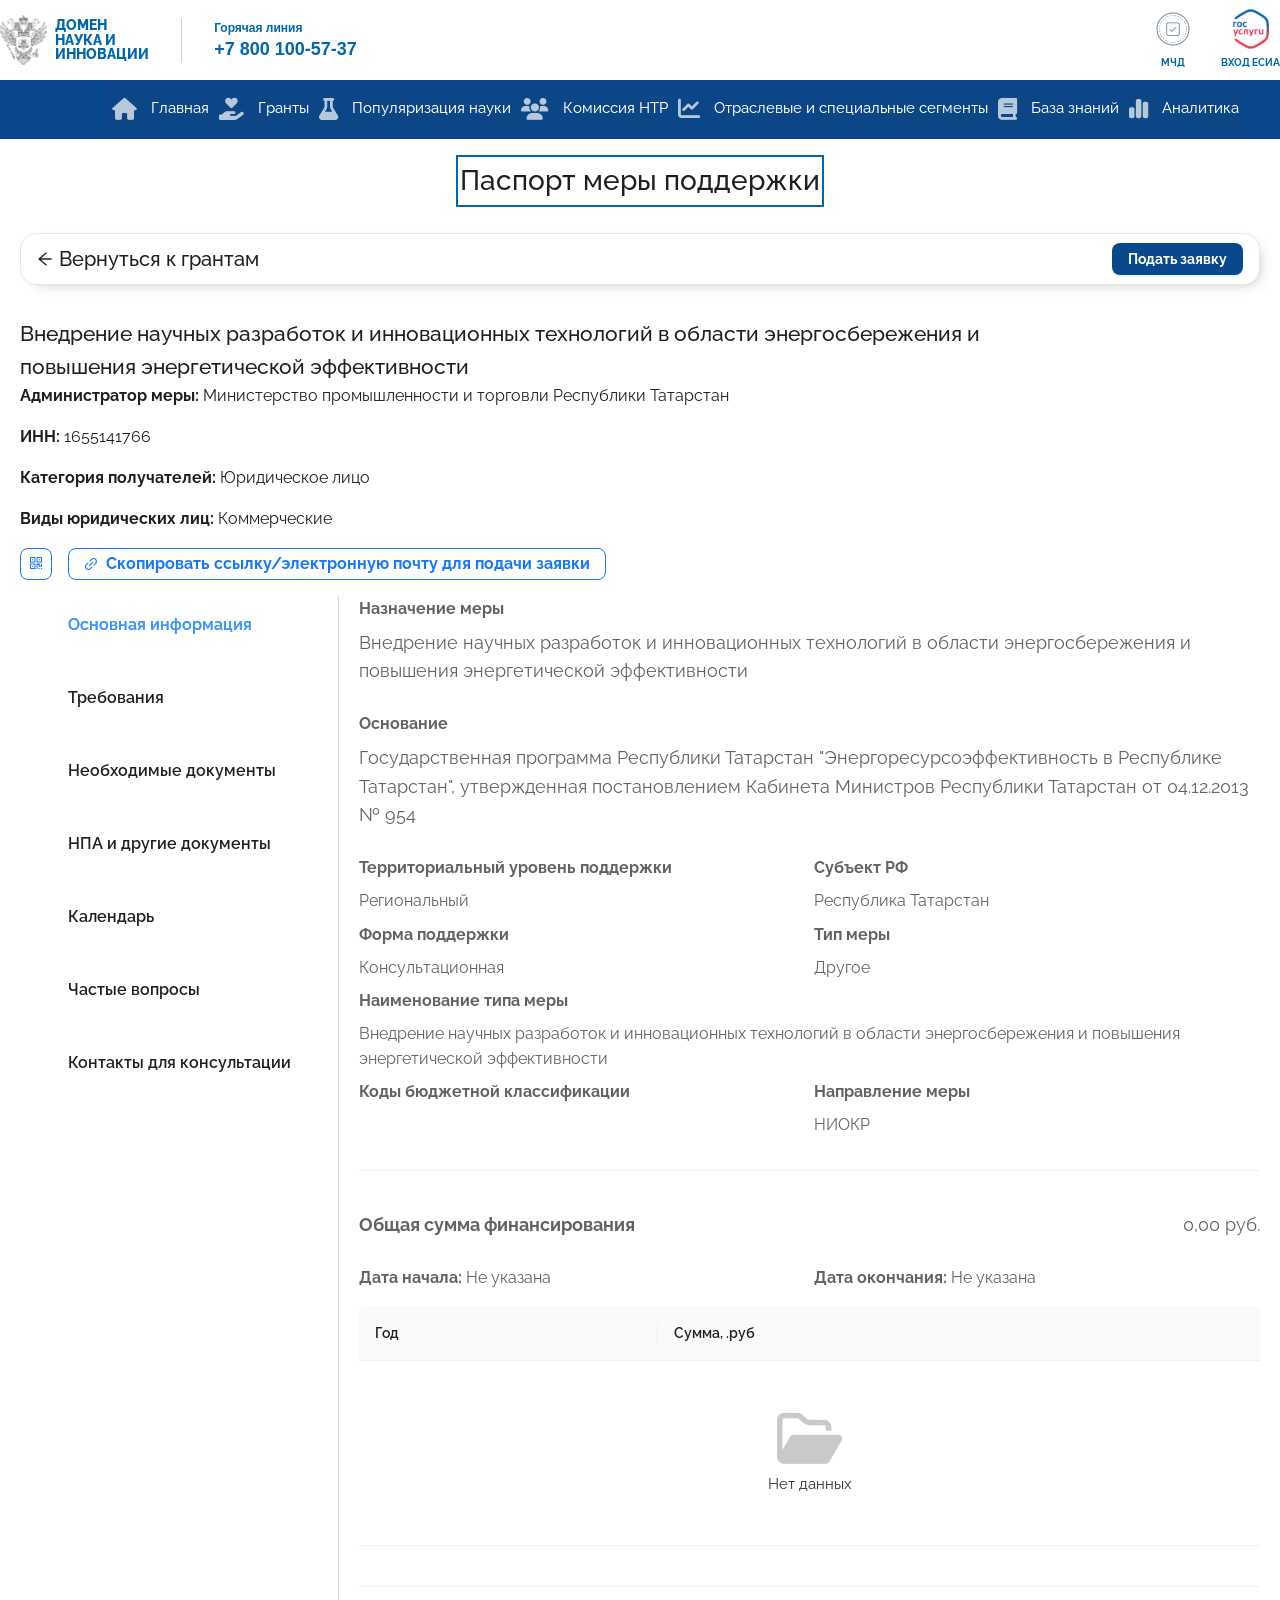
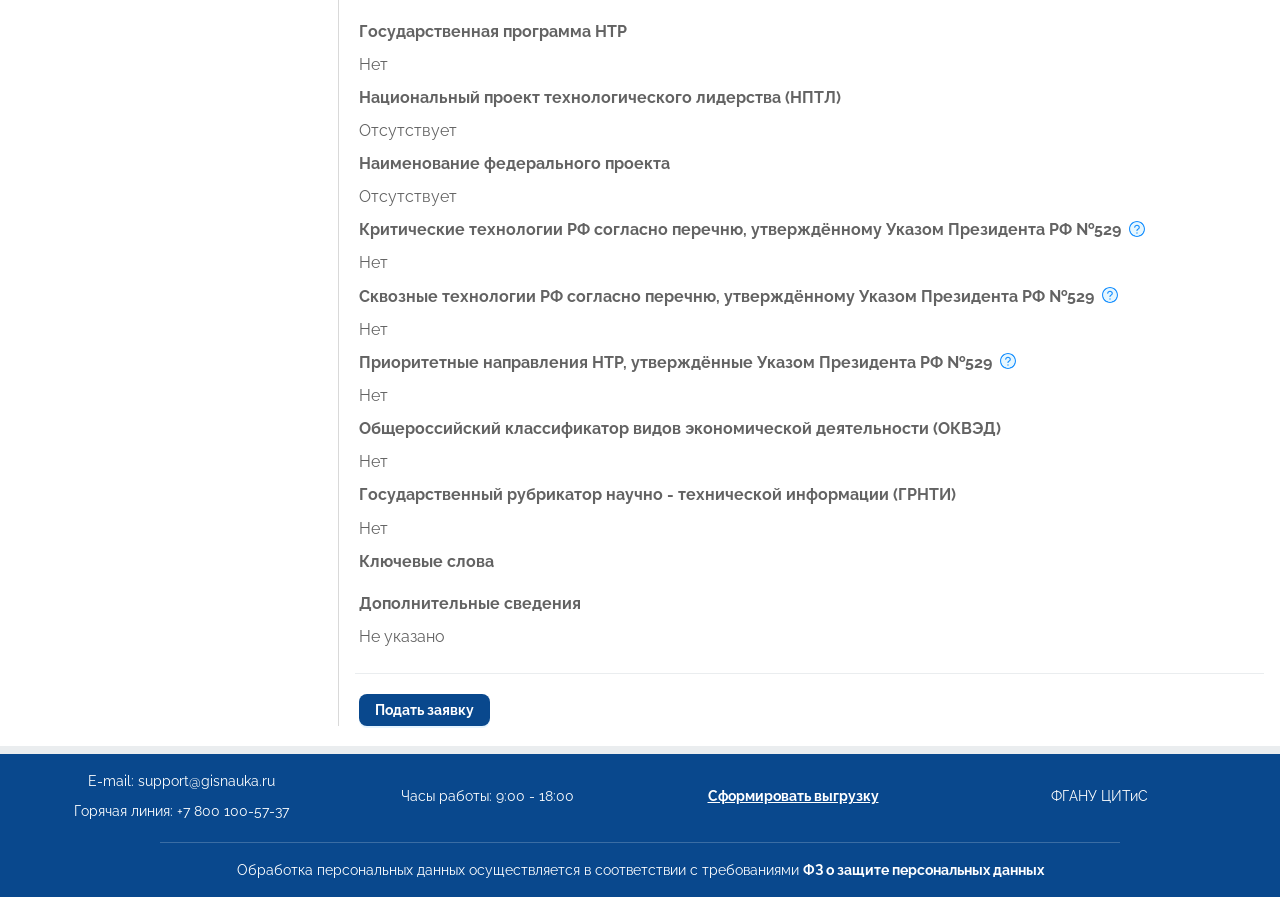
<file: details.html>
<!DOCTYPE html><html lang="ru" style="--header-height:140px"><!--
 Page saved with SingleFile 
 url: https://gisnauka.ru/aggregator-service/support-measure-passport/248 
 saved date: Tue Apr 21 2026 15:12:24 GMT+0300 (Moscow Standard Time)
--><head><meta charset="utf-8">


<meta name="viewport" content="width=device-width, initial-scale=1">
<meta name="theme-color" content="#000000">
<meta name="description" content="Домен наука и инновации">
<title>Домен наука и инновации</title>
<link rel="icon" href="assets/images/7d8b7d2dfdc6ee4c.ico">

<meta name="referrer" content="no-referrer">

<link rel="canonical" href="details.html">

<link rel="stylesheet" href="https://cdnjs.cloudflare.com/ajax/libs/font-awesome/6.6.0/css/all.min.css">

<meta http-equiv="content-security-policy" content="default-src 'none'; font-src 'self' data: https://cdnjs.cloudflare.com; style-src 'self' 'unsafe-inline' https://cdnjs.cloudflare.com; img-src 'self' data:; media-src 'self' data:; connect-src 'self'; script-src 'unsafe-inline' data:; object-src 'self' data:; frame-src 'self' data:;">

<link rel="stylesheet" href="css/pages/details.css">
<style>
.skip-links { position: absolute; top: 0; left: 0; z-index: 9999; }
.skip-link {
  position: absolute; top: -9999px; left: -9999px;
  background: #0067ad; color: #fff; padding: 8px 16px;
  font-size: 14px; font-family: sans-serif; text-decoration: none;
  border-radius: 0 0 4px 0;
}
.skip-link:focus { top: 0; left: 0; outline: 3px solid #f53b59; outline-offset: 2px; }
.visually-hidden {
  position: absolute !important; width: 1px !important; height: 1px !important;
  padding: 0 !important; margin: -1px !important; overflow: hidden !important;
  clip: rect(0, 0, 0, 0) !important; white-space: nowrap !important; border: 0 !important;
}
#passport-page-heading:focus { outline: 2px solid #0067ad; outline-offset: 2px; }
.details-a11y-banner {
  margin: 0.75rem 0 0;
  padding: 0.75rem 1rem;
  border-radius: 8px;
  border: 1px solid #d9d9d9;
  background: #fafafa;
  max-width: 100%;
}
.details-a11y-banner:focus { outline: 2px solid #0067ad; outline-offset: 2px; }
.details-a11y-banner--info { border-color: #91caff; background: #e6f4ff; color: #0958d9; }
.details-a11y-banner--success { border-color: #95de64; background: #f6ffed; color: #135200; }
.details-back-link {
  text-decoration: none; color: inherit;
  display: inline-flex; align-items: center; gap: 0.35rem;
}
.details-back-link:hover { text-decoration: underline; }
.details-back-link:focus { outline: 2px solid #0067ad; outline-offset: 2px; }
.details-passport-sidebar__list { list-style: none; margin: 0; padding: 0; }
.details-passport-sidebar__list > li { margin: 0; padding: 0; display: block; }
.details-passport-sidebar__list .ant-tabs-tab-btn {
  width: 100%; text-align: left; font: inherit; line-height: inherit; cursor: pointer;
  background: transparent; border: none; border-radius: 0; padding: inherit;
  box-sizing: border-box;
}
.details-passport-sidebar__list .ant-tabs-tab-btn:focus { outline: 2px solid #0067ad; outline-offset: 2px; }
#details-measure-summary[hidden], #details-main-info-region[hidden] { display: none !important; }
</style>
</head>

<body>
<div class="skip-links" aria-label="Быстрая навигация по разделам страницы">
  <a class="skip-link" href="#main-content">Перейти к основному содержимому</a>
  <a class="skip-link" href="#site-header">Перейти к шапке сайта</a>
  <a class="skip-link" href="#site-navigation">Перейти к основной навигации</a>
  <a class="skip-link" href="#passport-page-heading">Перейти к заголовку паспорта меры</a>
  <a class="skip-link" href="#details-passport-sidebar">Перейти к разделам паспорта</a>
  <a class="skip-link" href="#site-footer">Перейти к подвалу</a>
</div>

     <div id="root">
    <div style="display:contents">
        <div class="css-1ce7347 ant-app">
            <div class="ant-layout css-1ce7347" style="min-height:100vh">
                <div id="site-header" class="affixTop" role="banner" aria-label="Шапка сайта" tabindex="-1">
                    <div class="css-1ce7347" style="position:relative;width:100%;max-width:100%">
                        <div style="height:80px; width:100%; background:white; display:flex; justify-content:center; z-index:3;">
                            <div class="ant-space css-1ce7347 ant-space-horizontal ant-space-align-center ant-space-gap-row-small ant-space-gap-col-small"
                                 style="width:100%; justify-content:space-between; align-items:center; max-width:1300px; padding:0 0;">
                                
                                <div class="ant-space-item">
                                    <div class="ant-space css-1ce7347 ant-space-horizontal ant-space-align-center" style="gap:32px">
        
        <div class="ant-space-item">
            <a href="index.html">
                <div class="ant-space css-1ce7347 ant-space-horizontal ant-space-align-center ant-space-gap-row-small ant-space-gap-col-small">
                    <div class="ant-space-item">
                        <img alt="" src="assets/images/7eed857cf3c38d44.png" style="height:50px">
                    </div>
                    <div class="ant-space-item">
                        <div style="font-family:Nunito,sans-serif; font-weight:800; color:rgb(0,103,173); font-size:14px; line-height:1.05">
                            ДОМЕН<br><span style="color:#0067ad">НАУКА И<br>ИННОВАЦИИ</span>
                        </div>
                    </div>
                </div>
            </a>
        </div>

        <div class="ant-space-item">
            <div style="width:1px; height:45px; background-color:#d0d5dd;"></div>
        </div>

        <div class="ant-space-item">
            <div style="color:#0067ad; line-height:1.4; font-family: 'Segoe UI', Arial, sans-serif">
                <span style="font-size:12px; font-weight:600">Горячая линия</span>
                <br>
                <span style="font-size:18px; font-weight:bold">+7 800 100-57-37</span>
            </div>
        </div>

    </div>
</div>
                                    <div class=ant-space-item>
                                        <div class="ant-space css-1ce7347 ant-space-horizontal ant-space-align-center"
                                            style=gap:28px>
                                            <div class=ant-space-item><a href=https://gisnauka.ru/attorney/public/issue>
                                                    <div class=hoverSize
                                                        style=display:flex;flex-direction:column;align-items:center;gap:6px;font-family:Nunito,sans-serif;font-weight:700;font-size:10px;text-align:center;text-transform:uppercase;color:rgb(0,103,173)>
                                                        <img alt=""
                                                            src=assets/images/1b81cbfa37ea22d9.png
                                                            style=height:40px;width:40px>МЧД</div>
                                                </a></div>
                                            <div class=ant-space-item>
                                                <a href="https://gisnauka.ru/auth/esia" aria-label="Вход через ЕСИА" style=text-decoration:none>
                                                <div class=hoverSize
                                                    style=display:flex;flex-direction:column;align-items:center;gap:6px;font-family:Nunito,sans-serif;font-weight:700;font-size:10px;text-align:center;text-transform:uppercase;color:rgb(0,103,173)>
                                                    <img alt=""
                                                        src="assets/images/esia-gosuslugi.png"
                                                        width="40" height="40"
                                                        style="height:40px;width:40px;display:block;object-fit:contain"
                                                        aria-hidden=true><span aria-hidden=true><span
                                                            class=hiddenPhone>Вход</span> ЕСИА</span></div>
                                                </a>
                                            </div>
                                        </div>
                                    </div>
                                </div>
                            </div>
                        </div>
                    </div>
                    <div class=affixMenu>
                        <div>
                            <nav id="site-navigation" class=menuBar aria-label="Основная навигация">
                                <div class=menuCon>
                                    <div class=mainMenu style=box-shadow:none>
                                        <div class=leftMenu>
                                            <div class=mainMenu>
                                                <div type=flex class="ant-row ant-row-center css-1ce7347">
                                                    <div
                                                        class="ant-col ant-col-xs-24 ant-col-sm-24 ant-col-md-24 ant-col-lg-24 ant-col-xl-20 css-1ce7347">
                                                        <div class="ant-row css-1ce7347">
                                                            <div class="ant-col ant-col-24 css-1ce7347">
                                                                <div class="ant-space-compact css-1ce7347 groupJustify">
    <a class="menuLink" href="index.html">
        <i class="fa-solid fa-house" style="font-size:22px; color:#fff; margin-right:8px; opacity:0.7;"></i>
        <span class="menuName">Главная</span>
    </a>
    
    <a class="menuLink" title="Гранты и меры поддержки" href="grant.html" aria-label="Гранты и меры поддержки">
        <i class="fa-solid fa-hand-holding-heart" style="font-size:22px; color:#fff; margin-right:8px; opacity:0.7;"></i>
        <span class="menuName">Гранты</span>
    </a>
    
    <a class="menuLink" href="v-razrabotke.html">
        <i class="fa-solid fa-flask" style="font-size:22px; color:#fff; margin-right:8px; opacity:0.7;"></i>
        <span class="menuName">Популяризация науки</span>
    </a>
    
    <a class="menuLink" href="v-razrabotke.html">
        <i class="fa-solid fa-users" style="font-size:22px; color:#fff; margin-right:8px; opacity:0.7;"></i>
        <span class="menuName">Комиссия НТР</span>
    </a>
    
    <a class="menuLink" href="v-razrabotke.html">
        <i class="fa-solid fa-chart-line" style="font-size:22px; color:#fff; margin-right:8px; opacity:0.7;"></i>
        <span class="menuName">Отраслевые и специальные сегменты</span>
    </a>
    
    <a class="menuLink" href="v-razrabotke.html">
        <i class="fa-solid fa-book" style="font-size:22px; color:#fff; margin-right:8px; opacity:0.7;"></i>
        <span class="menuName">База знаний</span>
    </a>
    
    <a class="menuLink" href="v-razrabotke.html">
        <i class="fa-solid fa-chart-simple" style="font-size:22px; color:#fff; margin-right:8px; opacity:0.7;"></i>
        <span class="menuName">Аналитика</span>
    </a>
</div>
                                                            </div>
                                                        </div>
                                                    </div>
                                                </div>
                                            </div>
                                        </div><button type=button
                                            class="ant-btn css-1ce7347 ant-btn-default ant-btn-color-default ant-btn-variant-outlined ant-btn-icon-only barsMenu burgerMenu sf-hidden"></button>
                                    </div>
                                </div>
                            </nav>
                        </div>
                    </div>
<main id="main-content" tabindex="-1" class="ant-layout-content css-1ce7347">
                        <div class="aggregator__layout-content">
                            <div type="flex" class="ant-row ant-row-center css-1ce7347">
                                <div class="ant-col ant-col-24 page-container css-1ce7347">
                                    <div class="ant-space css-1ce7347 ant-space-vertical ant-space-gap-row-middle ant-space-gap-col-middle" style="display:flex">
                                        <div class="ant-space-item">
                                            <div class="ant-row ant-row-center css-1ce7347">
                                                <div class="ant-col css-1ce7347">
                                                    <h1 id="passport-page-heading" tabindex="-1">Паспорт меры поддержки</h1>
                                                </div>
                                            </div>
                                        </div>
                                        <div class="ant-space-item">
                                            <div class="ant-page-header css-1ce7347 site-page-header ant-page-header-ghost">
                                                <div class="ant-page-header-heading css-1ce7347">
                                                    <div class="ant-page-header-heading-left css-1ce7347">
                                                        <a href="grant.html" class="details-back-link ant-page-header-back css-1ce7347">
                                                            <span class="ant-page-header-back-button css-1ce7347" aria-hidden="true"><span role="img" aria-hidden="true" class="anticon anticon-arrow-left"><svg viewBox="64 64 896 896" focusable="false" data-icon="arrow-left" width="1em" height="1em" fill="currentColor" aria-hidden="true">
                                                                        <path d="M872 474H286.9l350.2-304c5.6-4.9 2.2-14-5.2-14h-88.5c-3.9 0-7.6 1.4-10.5 3.9L155 487.8a31.96 31.96 0 000 48.3L535.1 866c1.5 1.3 3.3 2 5.2 2h91.5c7.4 0 10.8-9.2 5.2-14L286.9 550H872c4.4 0 8-3.6 8-8v-60c0-4.4-3.6-8-8-8z">
                                                                        </path>
                                                                    </svg></span></span>
                                                            <span class="ant-page-header-heading-title css-1ce7347">Вернуться к грантам</span>
                                                        </a>
                                                    </div><span class="ant-page-header-heading-extra css-1ce7347">
                                                        <div class="ant-space css-1ce7347 ant-space-horizontal ant-space-align-center ant-space-gap-row-small ant-space-gap-col-small">
                                                            <div class="ant-space-item">
                                                                <button type="button" class="ant-btn css-1ce7347 ant-btn-primary ant-btn-color-primary ant-btn-variant-solid details-btn-submit" id="details-submit-application-top"><span>Подать заявку</span></button>
                                                            </div>
                                                        </div>
                                                    </span>
                                                </div>
                                            </div>
                                        </div>
                                        <div class="ant-space-item">
                                            <div id="details-submit-feedback" class="details-a11y-banner details-a11y-banner--success" role="status" aria-live="polite" aria-atomic="true" tabindex="-1" hidden></div>
                                        </div>
                                        <div class="ant-space-item">
                                            <div id="details-measure-summary">
                                            <div class="ant-row css-1ce7347" style="margin-left:-8px;margin-right:-8px;row-gap:16px">
                                                <div class="ant-col ant-col-xs-24 ant-col-md-18 ant-col-lg-20 css-1ce7347" style="padding-left:8px;padding-right:8px">
                                                    <h2 style="margin-bottom:0px">Внедрение научных разработок и
                                                        инновационных технологий в области энергосбережения и повышения
                                                        энергетической эффективности</h2>
                                                </div>
                                                <div class="ant-col ant-col-xs-24 ant-col-md-6 ant-col-lg-4 css-1ce7347" style="padding-left:8px;padding-right:8px">
                                                    <div class="ant-row ant-row-end css-1ce7347">
                                                        <div class="ant-col css-1ce7347"></div>
                                                    </div>
                                                </div>
                                            </div>
                                            <div class="ant-row aggregator-support-measure-passport__content css-1ce7347" style="margin-left:-8px;margin-right:-8px;row-gap:16px">
                                                <div class="ant-col ant-col-24 css-1ce7347" style="padding-left:8px;padding-right:8px"><b>Администратор меры: </b>
                                                    Министерство промышленности и торговли Республики Татарстан</div>
                                                <div class="ant-col ant-col-24 css-1ce7347" style="padding-left:8px;padding-right:8px"><b>ИНН: </b> 1655141766
                                                </div>
                                                <div class="ant-col ant-col-24 css-1ce7347" style="padding-left:8px;padding-right:8px"><b>Категория получателей:
                                                    </b>Юридическое лицо</div>
                                                <div class="ant-col ant-col-24 css-1ce7347" style="padding-left:8px;padding-right:8px"><b>Виды юридических лиц:
                                                    </b>Коммерческие</div>
                                                <div class="ant-col css-1ce7347" style="padding-left:8px;padding-right:8px">
                                                    <div class="ant-space css-1ce7347 ant-space-horizontal ant-space-align-center ant-space-gap-row-middle ant-space-gap-col-middle">
                                                        <div class="ant-space-item"><button type="button" class="ant-btn css-1ce7347 ant-btn-primary ant-btn-color-primary ant-btn-variant-solid ant-btn-icon-only ant-btn-background-ghost"><span class="ant-btn-icon"><span role="img" aria-label="qrcode" class="anticon anticon-qrcode"><svg viewBox="64 64 896 896" focusable="false" data-icon="qrcode" width="1em" height="1em" fill="currentColor" aria-hidden="true">
                                                                            <path d="M468 128H160c-17.7 0-32 14.3-32 32v308c0 4.4 3.6 8 8 8h332c4.4 0 8-3.6 8-8V136c0-4.4-3.6-8-8-8zm-56 284H192V192h220v220zm-138-74h56c4.4 0 8-3.6 8-8v-56c0-4.4-3.6-8-8-8h-56c-4.4 0-8 3.6-8 8v56c0 4.4 3.6 8 8 8zm194 210H136c-4.4 0-8 3.6-8 8v308c0 17.7 14.3 32 32 32h308c4.4 0 8-3.6 8-8V556c0-4.4-3.6-8-8-8zm-56 284H192V612h220v220zm-138-74h56c4.4 0 8-3.6 8-8v-56c0-4.4-3.6-8-8-8h-56c-4.4 0-8 3.6-8 8v56c0 4.4 3.6 8 8 8zm590-630H556c-4.4 0-8 3.6-8 8v332c0 4.4 3.6 8 8 8h332c4.4 0 8-3.6 8-8V160c0-17.7-14.3-32-32-32zm-32 284H612V192h220v220zm-138-74h56c4.4 0 8-3.6 8-8v-56c0-4.4-3.6-8-8-8h-56c-4.4 0-8 3.6-8 8v56c0 4.4 3.6 8 8 8zm194 210h-48c-4.4 0-8 3.6-8 8v134h-78V556c0-4.4-3.6-8-8-8H556c-4.4 0-8 3.6-8 8v332c0 4.4 3.6 8 8 8h48c4.4 0 8-3.6 8-8V644h78v102c0 4.4 3.6 8 8 8h190c4.4 0 8-3.6 8-8V556c0-4.4-3.6-8-8-8zM746 832h-48c-4.4 0-8 3.6-8 8v48c0 4.4 3.6 8 8 8h48c4.4 0 8-3.6 8-8v-48c0-4.4-3.6-8-8-8zm142 0h-48c-4.4 0-8 3.6-8 8v48c0 4.4 3.6 8 8 8h48c4.4 0 8-3.6 8-8v-48c0-4.4-3.6-8-8-8z">
                                                                            </path>
                                                                        </svg></span></span></button></div>
                                                        <div class="ant-space-item"><button type="button" class="ant-btn css-1ce7347 ant-btn-primary ant-btn-color-primary ant-btn-variant-solid ant-btn-background-ghost ant-btn-block aggregator-share-button__link"><span role="img" aria-label="link" class="anticon anticon-link"><svg viewBox="64 64 896 896" focusable="false" data-icon="link" width="1em" height="1em" fill="currentColor" aria-hidden="true">
                                                                        <path d="M574 665.4a8.03 8.03 0 00-11.3 0L446.5 781.6c-53.8 53.8-144.6 59.5-204 0-59.5-59.5-53.8-150.2 0-204l116.2-116.2c3.1-3.1 3.1-8.2 0-11.3l-39.8-39.8a8.03 8.03 0 00-11.3 0L191.4 526.5c-84.6 84.6-84.6 221.5 0 306s221.5 84.6 306 0l116.2-116.2c3.1-3.1 3.1-8.2 0-11.3L574 665.4zm258.6-474c-84.6-84.6-221.5-84.6-306 0L410.3 307.6a8.03 8.03 0 000 11.3l39.7 39.7c3.1 3.1 8.2 3.1 11.3 0l116.2-116.2c53.8-53.8 144.6-59.5 204 0 59.5 59.5 53.8 150.2 0 204L665.3 562.6a8.03 8.03 0 000 11.3l39.8 39.8c3.1 3.1 8.2 3.1 11.3 0l116.2-116.2c84.5-84.6 84.5-221.5 0-306.1zM610.1 372.3a8.03 8.03 0 00-11.3 0L372.3 598.7a8.03 8.03 0 000 11.3l39.6 39.6c3.1 3.1 8.2 3.1 11.3 0l226.4-226.4c3.1-3.1 3.1-8.2 0-11.3l-39.5-39.6z">
                                                                        </path>
                                                                    </svg></span>
                                                                <div class="ant-row css-1ce7347">
                                                                    <div class="ant-col ant-col-xs-0 ant-col-md-24 css-1ce7347">
                                                                        <span class="aggregator-share-button__link-text">Скопировать
                                                                            ссылку/электронную почту для подачи
                                                                            заявки</span></div>
                                                                    <div class="ant-col ant-col-xs-24 ant-col-md-0 css-1ce7347 sf-hidden">
                                                                    </div>
                                                                </div>
                                                            </button></div>
                                                    </div>
                                                </div>
                                            </div>
                                            </div>
                                        </div>
                                        <div class="ant-space-item">
                                            <div class="ant-tabs ant-tabs-left aggregator-tabs css-1ce7347">
                                                <aside id="details-passport-sidebar" class="ant-tabs-nav details-passport-sidebar" aria-labelledby="details-sidebar-heading">
                                                    <h2 id="details-sidebar-heading" class="visually-hidden">Разделы паспорта меры поддержки</h2>
                                                    <nav class="ant-tabs-nav-wrap" aria-label="Разделы паспорта меры поддержки">
                                                        <ul class="ant-tabs-nav-list details-passport-sidebar__list" style="transform:translate(0px,0px)">
                                                            <li class="ant-tabs-tab ant-tabs-tab-active">
                                                                <button type="button" class="ant-tabs-tab-btn" data-details-section="main-info" aria-controls="details-main-info-region" aria-current="page" id="details-section-btn-main-info">Основная
                                                                    информация</button>
                                                            </li>
                                                            <li class="ant-tabs-tab">
                                                                <button type="button" class="ant-tabs-tab-btn" data-details-section="requirements" aria-controls="details-tab-message" id="details-section-btn-requirements">
                                                                    Требования</button>
                                                            </li>
                                                            <li class="ant-tabs-tab">
                                                                <button type="button" class="ant-tabs-tab-btn" data-details-section="requirement-documents" aria-controls="details-tab-message" id="details-section-btn-requirement-documents">
                                                                    Необходимые документы</button>
                                                            </li>
                                                            <li class="ant-tabs-tab">
                                                                <button type="button" class="ant-tabs-tab-btn" data-details-section="npa" aria-controls="details-tab-message" id="details-section-btn-npa">НПА и другие
                                                                    документы</button>
                                                            </li>
                                                            <li class="ant-tabs-tab">
                                                                <button type="button" class="ant-tabs-tab-btn" data-details-section="stages" aria-controls="details-tab-message" id="details-section-btn-stages">Календарь</button>
                                                            </li>
                                                            <li class="ant-tabs-tab">
                                                                <button type="button" class="ant-tabs-tab-btn" data-details-section="questions" aria-controls="details-tab-message" id="details-section-btn-questions">Частые
                                                                    вопросы</button>
                                                            </li>
                                                            <li class="ant-tabs-tab">
                                                                <button type="button" class="ant-tabs-tab-btn" data-details-section="consultation-contacts" aria-controls="details-tab-message" id="details-section-btn-consultation-contacts">
                                                                    Контакты для консультации</button>
                                                            </li>
                                                        </ul>
                                                    </nav>
                                                </aside>
                                                <div class="ant-tabs-content-holder">
                                                    <div id="details-tab-message" class="details-a11y-banner details-a11y-banner--info" role="status" aria-live="polite" aria-atomic="true" tabindex="-1" hidden></div>
                                                    <div id="details-main-info-region" role="region" aria-label="Основная информация по паспорту меры поддержки" tabindex="-1">
                                                    <div class="ant-tabs-content ant-tabs-content-left">
                                                        <div role="tabpanel" tabindex="-1" aria-hidden="false" class="ant-tabs-tabpane ant-tabs-tabpane-active" id="rc-tabs-0-panel-main-info" aria-labelledby="details-section-btn-main-info">
                                                            <div class="ant-row css-1ce7347" style="margin-left:16px;margin-right:-4px;row-gap:8px">
                                                                <div class="ant-col ant-col-24 css-1ce7347" style="padding-left:4px;padding-right:4px"><b style="font-size:16px">Назначение меры</b></div>
                                                                <div class="ant-col ant-col-24 css-1ce7347" style="padding-left:4px;padding-right:4px">
                                                                    <div class="aggregator__joditor-content">
                                                                        <div class="jodit-react-container">
                                                                            <div class="jodit-container jodit jodit_theme_default jodit-wysiwyg_mode" contenteditable="false" style="min-height:200px;min-width:200px;max-width:100%;height:auto;width:auto">
                                                                                <div contenteditable="false" class="jodit-workplace" style="min-height:198px;height:auto">
                                                                                    <div aria-disabled="false" tabindex="-1" class="jodit-wysiwyg" style="font-size:18px;min-height:198px" spellcheck="false">
                                                                                        <p>Внедрение научных разработок
                                                                                            и инновационных технологий в
                                                                                            области энергосбережения и
                                                                                            повышения энергетической
                                                                                            эффективности</p>
                                                                                    </div>
                                                                                    <div class="jodit-source sf-hidden">
                                                                                    </div>
                                                                                </div>
                                                                                <div class="jodit-status-bar jodit_hidden sf-hidden">
                                                                                </div>
                                                                            </div><textarea style="display:none">&lt;p&gt;Внедрение научных разработок и инновационных технологий в области энергосбережения и повышения энергетической эффективности&lt;/p&gt;</textarea>
                                                                        </div>
                                                                    </div>
                                                                </div>
                                                                <div class="ant-col ant-col-24 css-1ce7347" style="padding-left:4px;padding-right:4px"><b style="font-size:16px">Основание</b></div>
                                                                <div class="ant-col ant-col-24 css-1ce7347" style="padding-left:4px;padding-right:4px">
                                                                    <div class="aggregator__joditor-content">
                                                                        <div class="jodit-react-container">
                                                                            <div class="jodit-container jodit jodit_theme_default jodit-wysiwyg_mode" contenteditable="false" style="min-height:200px;min-width:200px;max-width:100%;height:auto;width:auto">
                                                                                <div contenteditable="false" class="jodit-workplace" style="min-height:198px;height:auto">
                                                                                    <div aria-disabled="false" tabindex="-1" class="jodit-wysiwyg" style="font-size:18px;min-height:198px" spellcheck="false">
                                                                                        <p>Государственная программа
                                                                                            Республики Татарстан
                                                                                            "Энергоресурсоэффективность
                                                                                            в Республике Татарстан",
                                                                                            утвержденная постановлением
                                                                                            Кабинета Министров
                                                                                            Республики Татарстан от
                                                                                            04.12.2013 № 954</p>
                                                                                    </div>
                                                                                    <div class="jodit-source sf-hidden">
                                                                                    </div>
                                                                                </div>
                                                                                <div class="jodit-status-bar jodit_hidden sf-hidden">
                                                                                </div>
                                                                            </div><textarea style="display:none">&lt;p&gt;Государственная программа Республики Татарстан "Энергоресурсоэффективность в Республике Татарстан", утвержденная постановлением Кабинета Министров Республики Татарстан от 04.12.2013 № 954&lt;/p&gt;</textarea>
                                                                        </div>
                                                                    </div>
                                                                </div>
                                                                <div class="ant-col ant-col-xs-24 ant-col-md-12 css-1ce7347" style="padding-left:4px;padding-right:4px">
                                                                    <div class="ant-row css-1ce7347" style="margin-left:-4px;margin-right:-4px;row-gap:8px">
                                                                        <div class="ant-col ant-col-24 css-1ce7347" style="padding-left:4px;padding-right:4px"><b style="font-size:16px">Территориальный
                                                                                уровень поддержки</b></div>
                                                                        <div class="ant-col ant-col-24 css-1ce7347" style="padding-left:4px;padding-right:4px">
                                                                            <span style="font-size:16px">Региональный</span>
                                                                        </div>
                                                                    </div>
                                                                </div>
                                                                <div class="ant-col ant-col-xs-24 ant-col-md-12 css-1ce7347" style="padding-left:4px;padding-right:4px">
                                                                    <div class="ant-row css-1ce7347" style="margin-left:-4px;margin-right:-4px;row-gap:8px">
                                                                        <div class="ant-col ant-col-24 css-1ce7347" style="padding-left:4px;padding-right:4px"><b style="font-size:16px">Субъект РФ</b>
                                                                        </div>
                                                                        <div class="ant-col ant-col-24 css-1ce7347" style="padding-left:4px;padding-right:4px">
                                                                            <span style="font-size:16px">Республика
                                                                                Татарстан</span></div>
                                                                    </div>
                                                                </div>
                                                                <div class="ant-col ant-col-xs-24 ant-col-md-12 css-1ce7347" style="padding-left:4px;padding-right:4px">
                                                                    <div class="ant-row css-1ce7347" style="margin-left:-4px;margin-right:-4px;row-gap:8px">
                                                                        <div class="ant-col ant-col-24 css-1ce7347" style="padding-left:4px;padding-right:4px"><b style="font-size:16px">Форма поддержки</b>
                                                                        </div>
                                                                        <div class="ant-col ant-col-24 css-1ce7347" style="padding-left:4px;padding-right:4px">
                                                                            <span style="font-size:16px">Консультационная</span>
                                                                        </div>
                                                                    </div>
                                                                </div>
                                                                <div class="ant-col ant-col-xs-24 ant-col-md-12 css-1ce7347" style="padding-left:4px;padding-right:4px">
                                                                    <div class="ant-row css-1ce7347" style="margin-left:-4px;margin-right:-4px;row-gap:8px">
                                                                        <div class="ant-col ant-col-24 css-1ce7347" style="padding-left:4px;padding-right:4px"><b style="font-size:16px">Тип меры</b></div>
                                                                        <div class="ant-col ant-col-24 css-1ce7347" style="padding-left:4px;padding-right:4px">
                                                                            <span style="font-size:16px">Другое</span>
                                                                        </div>
                                                                    </div>
                                                                </div>
                                                                <div class="ant-col ant-col-24 css-1ce7347" style="padding-left:4px;padding-right:4px">
                                                                    <div class="ant-row css-1ce7347" style="margin-left:-4px;margin-right:-4px;row-gap:8px">
                                                                        <div class="ant-col ant-col-24 css-1ce7347" style="padding-left:4px;padding-right:4px"><b style="font-size:16px">Наименование типа
                                                                                меры</b></div>
                                                                        <div class="ant-col ant-col-24 css-1ce7347" style="padding-left:4px;padding-right:4px">
                                                                            <span style="font-size:16px">Внедрение научных
                                                                                разработок и инновационных технологий в
                                                                                области энергосбережения и повышения
                                                                                энергетической эффективности</span>
                                                                        </div>
                                                                    </div>
                                                                </div>
                                                                <div class="ant-col ant-col-xs-24 ant-col-md-12 css-1ce7347" style="padding-left:4px;padding-right:4px">
                                                                    <div class="ant-row css-1ce7347" style="margin-left:-4px;margin-right:-4px;row-gap:8px">
                                                                        <div class="ant-col ant-col-24 css-1ce7347" style="padding-left:4px;padding-right:4px"><b style="font-size:16px">Коды бюджетной
                                                                                классификации</b></div>
                                                                        <div class="ant-col ant-col-24 css-1ce7347" style="padding-left:4px;padding-right:4px">
                                                                            <div class="ant-flex css-1ce7347 ant-flex-align-stretch ant-flex-gap-small ant-flex-vertical sf-hidden">
                                                                            </div>
                                                                        </div>
                                                                    </div>
                                                                </div>
                                                                <div class="ant-col ant-col-xs-24 ant-col-md-12 css-1ce7347" style="padding-left:4px;padding-right:4px">
                                                                    <div class="ant-row css-1ce7347" style="margin-left:-4px;margin-right:-4px;row-gap:8px">
                                                                        <div class="ant-col ant-col-24 css-1ce7347" style="padding-left:4px;padding-right:4px"><b style="font-size:16px">Направление
                                                                                меры</b></div>
                                                                        <div class="ant-col ant-col-24 css-1ce7347" style="padding-left:4px;padding-right:4px">
                                                                            <span style="font-size:16px">НИОКР</span>
                                                                        </div>
                                                                    </div>
                                                                </div>
                                                                <div class="ant-col ant-col-24 css-1ce7347" style="padding-left:4px;padding-right:4px">
                                                                    <div class="ant-row css-1ce7347" style="margin-left:-4px;margin-right:-4px;row-gap:16px">
                                                                        <div class="ant-col ant-col-24 css-1ce7347" style="padding-left:4px;padding-right:4px">
                                                                            <div class="ant-divider css-1ce7347 ant-divider-horizontal" role="separator"></div>
                                                                        </div>
                                                                        <div class="ant-col ant-col-24 css-1ce7347" style="padding-left:4px;padding-right:4px;display:flex;justify-content:space-between">
                                                                            <div style="font-size:18px;margin-bottom:10px">
                                                                                <b>Общая сумма финансирования</b></div>
                                                                            <div style="font-size:18px;margin-bottom:10px">
                                                                                0,00 руб.</div>
                                                                        </div>
                                                                        <div class="ant-col ant-col-xs-24 ant-col-md-12 css-1ce7347" style="padding-left:4px;padding-right:4px"><b style="font-size:16px">Дата начала:</b>
                                                                            <span style="font-size:16px">Не указана</span>
                                                                        </div>
                                                                        <div class="ant-col ant-col-xs-24 ant-col-md-12 css-1ce7347" style="padding-left:4px;padding-right:4px"><b style="font-size:16px">Дата окончания:</b>
                                                                            <span style="font-size:16px">Не указана</span>
                                                                        </div>
                                                                        <div class="ant-col ant-col-24 css-1ce7347" style="padding-left:4px;padding-right:4px">
                                                                            <div class="ant-table-wrapper css-1ce7347">
                                                                                <div class="ant-spin-nested-loading css-1ce7347">
                                                                                    <div class="ant-spin-container">
                                                                                        <div class="ant-table ant-table-empty css-1ce7347">
                                                                                            <div class="ant-table-container">
                                                                                                <div class="ant-table-content">
                                                                                                    <table style="table-layout:auto">
                                                                                                        <colgroup>
                                                                                                        </colgroup><thead class="ant-table-thead">
                                                                                                            <tr>
                                                                                                                <th class="ant-table-cell" scope="col">
                                                                                                                    Год
                                                                                                                </th><th class="ant-table-cell" scope="col">
                                                                                                                    Сумма,
                                                                                                                    .руб
                                                                                                        </th></tr></thead><tbody class="ant-table-tbody">
                                                                                                            <tr class="ant-table-placeholder">
                                                                                                                <td class="ant-table-cell" colspan="2">
                                                                                                                    <div class="css-1ce7347 ant-empty ant-empty-normal">
                                                                                                                        <div class="ant-empty-image">
    <i class="fa-regular fa-folder-open" style="font-size: 58px; color: #c9c9c9;"></i>
</div>
                                                                                                                        <div class="ant-empty-description" style="margin-top: 24px;">
    Нет данных
</div>
                                                                                                                    </div>
                                                                                                    </td></tr></tbody></table>
                                                                                                </div>
                                                                                            </div>
                                                                                        </div>
                                                                                    </div>
                                                                                </div>
                                                                            </div>
                                                                        </div>
                                                                        <div class="ant-col ant-col-24 css-1ce7347" style="padding-left:4px;padding-right:4px">
                                                                            <div class="ant-divider css-1ce7347 ant-divider-horizontal" role="separator"></div>
                                                                        </div>
                                                                    </div>
                                                                </div>
                                                                <div class="ant-col ant-col-24 css-1ce7347" style="padding-left:4px;padding-right:4px"><b style="font-size:16px">Государственная программа
                                                                        НТР</b></div>
                                                                <div class="ant-col ant-col-24 css-1ce7347" style="padding-left:4px;padding-right:4px"><span style="font-size:16px">Нет</span></div>
                                                                <div class="ant-col ant-col-24 css-1ce7347" style="padding-left:4px;padding-right:4px">
                                                                    <div class="ant-row css-1ce7347" style="margin-left:-4px;margin-right:-4px;row-gap:8px">
                                                                        <div class="ant-col ant-col-24 css-1ce7347" style="padding-left:4px;padding-right:4px"><b style="font-size:16px">Национальный проект
                                                                                технологического лидерства (НПТЛ)</b>
                                                                        </div>
                                                                        <div class="ant-col ant-col-24 css-1ce7347" style="padding-left:4px;padding-right:4px">
                                                                            <span style="font-size:16px">Отсутствует</span>
                                                                        </div>
                                                                        <div class="ant-col ant-col-24 css-1ce7347" style="padding-left:4px;padding-right:4px"><b style="font-size:16px">Наименование
                                                                                федерального проекта</b></div>
                                                                        <div class="ant-col ant-col-24 css-1ce7347" style="padding-left:4px;padding-right:4px">
                                                                            <span style="font-size:16px">Отсутствует</span>
                                                                        </div>
                                                                    </div>
                                                                </div>
                                                                <div class="ant-col ant-col-24 css-1ce7347" style="padding-left:4px;padding-right:4px">
                                                                    <div class="ant-space css-1ce7347 ant-space-vertical" style="gap:8px">
                                                                        <div class="ant-space-item">
                                                                            <div class="ant-space css-1ce7347 ant-space-horizontal ant-space-align-center ant-space-gap-row-small ant-space-gap-col-small">
                                                                                <div class="ant-space-item"><b style="font-size:16px">Критические
                                                                                        технологии РФ согласно перечню,
                                                                                        утверждённому Указом Президента
                                                                                        РФ №529</b></div>
                                                                                <div class="ant-space-item"><span role="img" aria-label="question-circle" aria-describedby=":ru:" class="anticon anticon-question-circle" style="font-size:16px"><svg viewBox="64 64 896 896" focusable="false" data-icon="question-circle" width="1em" height="1em" fill="currentColor" aria-hidden="true">
                                                                                            <path d="M512 64C264.6 64 64 264.6 64 512s200.6 448 448 448 448-200.6 448-448S759.4 64 512 64zm0 820c-205.4 0-372-166.6-372-372s166.6-372 372-372 372 166.6 372 372-166.6 372-372 372z" fill="#1890ff"></path>
                                                                                            <path d="M512 140c-205.4 0-372 166.6-372 372s166.6 372 372 372 372-166.6 372-372-166.6-372-372-372zm0 632c-22.1 0-40-17.9-40-40s17.9-40 40-40 40 17.9 40 40-17.9 40-40 40zm62.9-219.5a48.3 48.3 0 00-30.9 44.8V620c0 4.4-3.6 8-8 8h-48c-4.4 0-8-3.6-8-8v-21.5c0-23.1 6.7-45.9 19.9-64.9 12.9-18.6 30.9-32.8 52.1-40.9 34-13.1 56-41.6 56-72.7 0-44.1-43.1-80-96-80s-96 35.9-96 80v7.6c0 4.4-3.6 8-8 8h-48c-4.4 0-8-3.6-8-8V420c0-39.3 17.2-76 48.4-103.3C430.4 290.4 470 276 512 276s81.6 14.5 111.6 40.7C654.8 344 672 380.7 672 420c0 57.8-38.1 109.8-97.1 132.5z" fill="#e6f7ff"></path>
                                                                                            <path d="M472 732a40 40 0 1080 0 40 40 0 10-80 0zm151.6-415.3C593.6 290.5 554 276 512 276s-81.6 14.4-111.6 40.7C369.2 344 352 380.7 352 420v7.6c0 4.4 3.6 8 8 8h48c4.4 0 8-3.6 8-8V420c0-44.1 43.1-80 96-80s96 35.9 96 80c0 31.1-22 59.6-56 72.7-21.2 8.1-39.2 22.3-52.1 40.9-13.2 19-19.9 41.8-19.9 64.9V620c0 4.4 3.6 8 8 8h48c4.4 0 8-3.6 8-8v-22.7a48.3 48.3 0 0130.9-44.8c59-22.7 97.1-74.7 97.1-132.5 0-39.3-17.2-76-48.4-103.3z" fill="#1890ff"></path>
                                                                                        </svg></span></div>
                                                                            </div>
                                                                        </div>
                                                                        <div class="ant-space-item"><span style="font-size:16px">Нет</span></div>
                                                                    </div>
                                                                </div>
                                                                <div class="ant-col ant-col-24 css-1ce7347" style="padding-left:4px;padding-right:4px">
                                                                    <div class="ant-space css-1ce7347 ant-space-vertical" style="gap:8px">
                                                                        <div class="ant-space-item">
                                                                            <div class="ant-space css-1ce7347 ant-space-horizontal ant-space-align-center ant-space-gap-row-small ant-space-gap-col-small">
                                                                                <div class="ant-space-item"><b style="font-size:16px">Сквозные
                                                                                        технологии РФ согласно перечню,
                                                                                        утверждённому Указом Президента
                                                                                        РФ №529</b></div>
                                                                                <div class="ant-space-item"><span role="img" aria-label="question-circle" aria-describedby=":r10:" class="anticon anticon-question-circle" style="font-size:16px"><svg viewBox="64 64 896 896" focusable="false" data-icon="question-circle" width="1em" height="1em" fill="currentColor" aria-hidden="true">
                                                                                            <path d="M512 64C264.6 64 64 264.6 64 512s200.6 448 448 448 448-200.6 448-448S759.4 64 512 64zm0 820c-205.4 0-372-166.6-372-372s166.6-372 372-372 372 166.6 372 372-166.6 372-372 372z" fill="#1890ff"></path>
                                                                                            <path d="M512 140c-205.4 0-372 166.6-372 372s166.6 372 372 372 372-166.6 372-372-166.6-372-372-372zm0 632c-22.1 0-40-17.9-40-40s17.9-40 40-40 40 17.9 40 40-17.9 40-40 40zm62.9-219.5a48.3 48.3 0 00-30.9 44.8V620c0 4.4-3.6 8-8 8h-48c-4.4 0-8-3.6-8-8v-21.5c0-23.1 6.7-45.9 19.9-64.9 12.9-18.6 30.9-32.8 52.1-40.9 34-13.1 56-41.6 56-72.7 0-44.1-43.1-80-96-80s-96 35.9-96 80v7.6c0 4.4-3.6 8-8 8h-48c-4.4 0-8-3.6-8-8V420c0-39.3 17.2-76 48.4-103.3C430.4 290.4 470 276 512 276s81.6 14.5 111.6 40.7C654.8 344 672 380.7 672 420c0 57.8-38.1 109.8-97.1 132.5z" fill="#e6f7ff"></path>
                                                                                            <path d="M472 732a40 40 0 1080 0 40 40 0 10-80 0zm151.6-415.3C593.6 290.5 554 276 512 276s-81.6 14.4-111.6 40.7C369.2 344 352 380.7 352 420v7.6c0 4.4 3.6 8 8 8h48c4.4 0 8-3.6 8-8V420c0-44.1 43.1-80 96-80s96 35.9 96 80c0 31.1-22 59.6-56 72.7-21.2 8.1-39.2 22.3-52.1 40.9-13.2 19-19.9 41.8-19.9 64.9V620c0 4.4 3.6 8 8 8h48c4.4 0 8-3.6 8-8v-22.7a48.3 48.3 0 0130.9-44.8c59-22.7 97.1-74.7 97.1-132.5 0-39.3-17.2-76-48.4-103.3z" fill="#1890ff"></path>
                                                                                        </svg></span></div>
                                                                            </div>
                                                                        </div>
                                                                        <div class="ant-space-item"><span style="font-size:16px">Нет</span></div>
                                                                    </div>
                                                                </div>
                                                                <div class="ant-col ant-col-24 css-1ce7347" style="padding-left:4px;padding-right:4px">
                                                                    <div class="ant-space css-1ce7347 ant-space-vertical" style="gap:8px">
                                                                        <div class="ant-space-item">
                                                                            <div class="ant-space css-1ce7347 ant-space-horizontal ant-space-align-center ant-space-gap-row-small ant-space-gap-col-small">
                                                                                <div class="ant-space-item"><b style="font-size:16px">Приоритетные
                                                                                        направления НТР, утверждённые
                                                                                        Указом Президента РФ №529</b>
                                                                                </div>
                                                                                <div class="ant-space-item"><span role="img" aria-label="question-circle" aria-describedby=":r12:" class="anticon anticon-question-circle" style="font-size:16px"><svg viewBox="64 64 896 896" focusable="false" data-icon="question-circle" width="1em" height="1em" fill="currentColor" aria-hidden="true">
                                                                                            <path d="M512 64C264.6 64 64 264.6 64 512s200.6 448 448 448 448-200.6 448-448S759.4 64 512 64zm0 820c-205.4 0-372-166.6-372-372s166.6-372 372-372 372 166.6 372 372-166.6 372-372 372z" fill="#1890ff"></path>
                                                                                            <path d="M512 140c-205.4 0-372 166.6-372 372s166.6 372 372 372 372-166.6 372-372-166.6-372-372-372zm0 632c-22.1 0-40-17.9-40-40s17.9-40 40-40 40 17.9 40 40-17.9 40-40 40zm62.9-219.5a48.3 48.3 0 00-30.9 44.8V620c0 4.4-3.6 8-8 8h-48c-4.4 0-8-3.6-8-8v-21.5c0-23.1 6.7-45.9 19.9-64.9 12.9-18.6 30.9-32.8 52.1-40.9 34-13.1 56-41.6 56-72.7 0-44.1-43.1-80-96-80s-96 35.9-96 80v7.6c0 4.4-3.6 8-8 8h-48c-4.4 0-8-3.6-8-8V420c0-39.3 17.2-76 48.4-103.3C430.4 290.4 470 276 512 276s81.6 14.5 111.6 40.7C654.8 344 672 380.7 672 420c0 57.8-38.1 109.8-97.1 132.5z" fill="#e6f7ff"></path>
                                                                                            <path d="M472 732a40 40 0 1080 0 40 40 0 10-80 0zm151.6-415.3C593.6 290.5 554 276 512 276s-81.6 14.4-111.6 40.7C369.2 344 352 380.7 352 420v7.6c0 4.4 3.6 8 8 8h48c4.4 0 8-3.6 8-8V420c0-44.1 43.1-80 96-80s96 35.9 96 80c0 31.1-22 59.6-56 72.7-21.2 8.1-39.2 22.3-52.1 40.9-13.2 19-19.9 41.8-19.9 64.9V620c0 4.4 3.6 8 8 8h48c4.4 0 8-3.6 8-8v-22.7a48.3 48.3 0 0130.9-44.8c59-22.7 97.1-74.7 97.1-132.5 0-39.3-17.2-76-48.4-103.3z" fill="#1890ff"></path>
                                                                                        </svg></span></div>
                                                                            </div>
                                                                        </div>
                                                                        <div class="ant-space-item"><span style="font-size:16px">Нет</span></div>
                                                                    </div>
                                                                </div>
                                                                <div class="ant-col ant-col-24 css-1ce7347" style="padding-left:4px;padding-right:4px">
                                                                    <div class="ant-space css-1ce7347 ant-space-vertical" style="gap:8px">
                                                                        <div class="ant-space-item"><b style="font-size:16px">Общероссийский
                                                                                классификатор видов экономической
                                                                                деятельности (ОКВЭД)</b></div>
                                                                        <div class="ant-space-item"><span style="font-size:16px">Нет</span></div>
                                                                    </div>
                                                                </div>
                                                                <div class="ant-col ant-col-24 css-1ce7347" style="padding-left:4px;padding-right:4px">
                                                                    <div class="ant-space css-1ce7347 ant-space-vertical" style="gap:8px">
                                                                        <div class="ant-space-item"><b style="font-size:16px">Государственный
                                                                                рубрикатор научно - технической
                                                                                информации (ГРНТИ)</b></div>
                                                                        <div class="ant-space-item"><span style="font-size:16px">Нет</span></div>
                                                                    </div>
                                                                </div>
                                                                <div class="ant-col ant-col-24 css-1ce7347" style="padding-left:4px;padding-right:4px"><b style="font-size:16px">Ключевые слова</b></div>
                                                                <div class="ant-col ant-col-24 css-1ce7347" style="padding-left:4px;padding-right:4px"><span style="font-size:16px"></span></div>
                                                                <div class="ant-col ant-col-24 css-1ce7347" style="padding-left:4px;padding-right:4px"><b style="font-size:16px">Дополнительные сведения</b>
                                                                </div>
                                                                <div class="ant-col ant-col-24 css-1ce7347" style="padding-left:4px;padding-right:4px"><span style="font-size:16px">Не указано</span></div>
                                                                <div class="ant-col ant-col-24 css-1ce7347" style="padding-left:4px;padding-right:4px;padding-top:1.25rem;margin-top:1rem;border-top:1px solid #eaedef">
                                                                    <button type="button" class="ant-btn css-1ce7347 ant-btn-primary ant-btn-color-primary ant-btn-variant-solid details-btn-submit" id="details-submit-application-bottom"><span>Подать заявку</span></button>
                                                                </div>
                                                            </div>
                                                        </div>
                                                        <div id="rc-tabs-0-panel-requirements" role="tabpanel" tabindex="-1" aria-labelledby="details-section-btn-requirements" aria-hidden="true" class="ant-tabs-tabpane ant-tabs-tabpane-hidden sf-hidden">
                                                            <div class="ant-row css-1ce7347" style="margin-left:-4px;margin-right:-4px;row-gap:8px;padding:12px">
                                                                <div class="ant-col ant-col-24 css-1ce7347" style="padding-left:4px;padding-right:4px">
                                                                    <p style="margin:0;font-size:15px">В офлайн-копии для этой вкладки данные не сохранены.</p>
                                                                </div>
                                                            </div>
                                                        </div>
                                                    </div>
                                                    </div>
                                                </div>
                                            </div>
                                        </div>
                                    </div>
                                </div>
                            </div>
                        </div>
                    </main>
                    <footer id="site-footer" class="ant-layout-footer css-1ce7347" role="contentinfo" aria-label="Подвал сайта" style="border-top: var(--layout-gap) solid #eaedef; background: #09488d; color: #fff; padding: 16px 16px;">
    <div style="max-width: 1200px; margin: 0 auto;">
        
        <div style="display: grid; grid-template-columns: repeat(auto-fit, minmax(200px, 1fr)); gap: 16px 24px; text-align: center; align-items: center; justify-items: center;">
            
            <section aria-labelledby="contacts-heading" style="width: 100%;">
                <h2 id="contacts-heading" style="position: absolute; width: 1px; height: 1px; padding: 0; margin: -1px; overflow: hidden; clip: rect(0,0,0,0); border: 0;">Контакты</h2>
                <address style="font-style: normal;">
                    <p style="margin: 0;">E-mail: <a href="mailto:support@gisnauka.ru" style="color: #fff;">support@gisnauka.ru</a></p>
                    <p style="margin: 8px 0 0 0;">Горячая линия: <a href="tel:+78001005737" style="color: #fff; text-decoration: none;">+7 800 100-57-37</a></p>
                </address>
            </section>
            
            <section aria-labelledby="hours-heading" style="width: 100%;">
                <h2 id="hours-heading" style="position: absolute; width: 1px; height: 1px; padding: 0; margin: -1px; overflow: hidden; clip: rect(0,0,0,0); border: 0;">Режим работы</h2>
                <p style="margin: 0;">Часы работы: 9:00 - 18:00</p>
            </section>
            
            <section aria-labelledby="report-heading" style="width: 100%;">
                <h2 id="report-heading" style="position: absolute; width: 1px; height: 1px; padding: 0; margin: -1px; overflow: hidden; clip: rect(0,0,0,0); border: 0;">Отчётность</h2>
                <button type="button" class="ant-btn css-1ce7347 ant-btn-link" style="color: #fff; padding: 0; background: none; border: none; cursor: pointer; text-decoration: underline; display: inline-block;" aria-label="Сформировать выгрузку отчётности">
                    <span>Сформировать выгрузку</span>
                </button>
            </section>
            
            <section aria-labelledby="developer-heading" style="width: 100%;">
                <h2 id="developer-heading" style="position: absolute; width: 1px; height: 1px; padding: 0; margin: -1px; overflow: hidden; clip: rect(0,0,0,0); border: 0;">Разработчик</h2>
                <p style="margin: 0;"><a href="https://citis.ru/" target="_blank" rel="noopener noreferrer" style="color: #fff; text-decoration: none;" aria-label="ФГАНУ ЦИТиС, откроется в новой вкладке">ФГАНУ ЦИТиС</a></p>
            </section>
            
        </div>
        
        <div role="separator" aria-hidden="true" style="height: 1px; background: rgba(255,255,255,0.2); margin: 20px auto 16px; width: 80%;"></div>
        
        <div style="text-align: center;">
            <p style="margin: 0;">
                Обработка персональных данных осуществляется в соответствии с требованиями 
                <a href="https://legalacts.ru/doc/152_FZ-o-personalnyh-dannyh/" target="_blank" rel="noreferrer" style="color: #fff;">
                    <em><b>ФЗ о защите персональных данных</b></em>
                </a>
            </p>
        </div>
        
    </div>
</footer>
















</div>
            </div>
        </div>
    </div>

    <div class="jodit jodit-ui-tooltip-container jodit-box jodit_theme_default">
        <div class="jodit-ui-tooltip"></div>
    </div>
    <div class="jodit jodit-ui-tooltip-container jodit-box jodit_theme_default">
        <div class="jodit-ui-tooltip"></div>
    </div>
    <div class="jodit jodit-ui-tooltip-container jodit-box jodit_theme_default">
        <div class="jodit-ui-tooltip"></div>
    </div>



  <script>
    (function () {
      function sectionLabel(btn) {
        return String(btn.textContent || '').replace(/\s+/g, ' ').trim();
      }

      function setActiveSectionStyles(activeBtn) {
        document.querySelectorAll('[data-details-section]').forEach(function (b) {
          var li = b.closest('li');
          var active = b === activeBtn;
          if (li) li.classList.toggle('ant-tabs-tab-active', active);
          if (active) b.setAttribute('aria-current', 'page');
          else b.removeAttribute('aria-current');
        });
      }

      function selectSection(key, label, focusTarget) {
        var summary = document.getElementById('details-measure-summary');
        var mainRegion = document.getElementById('details-main-info-region');
        var msg = document.getElementById('details-tab-message');
        var submitEl = document.getElementById('details-submit-feedback');
        var activeBtn = document.querySelector('[data-details-section="' + key + '"]');

        if (activeBtn) setActiveSectionStyles(activeBtn);

        if (key === 'main-info') {
          if (summary) summary.removeAttribute('hidden');
          if (mainRegion) mainRegion.removeAttribute('hidden');
          if (msg) {
            msg.textContent = '';
            msg.setAttribute('hidden', '');
          }
          return;
        }

        if (summary) summary.setAttribute('hidden', '');
        if (mainRegion) mainRegion.setAttribute('hidden', '');
        if (submitEl) {
          submitEl.textContent = '';
          submitEl.setAttribute('hidden', '');
        }
        if (!msg) return;
        msg.textContent = '';
        msg.removeAttribute('hidden');
        window.setTimeout(function () {
          msg.textContent = 'Информация не найдена. Раздел: «' + label + '».';
          if (focusTarget) msg.focus({ preventScroll: false });
        }, 30);
      }

      function announceSubmit() {
        var el = document.getElementById('details-submit-feedback');
        var tabMsg = document.getElementById('details-tab-message');
        if (!el) return;
        if (tabMsg) {
          tabMsg.textContent = '';
          tabMsg.setAttribute('hidden', '');
        }
        el.textContent = '';
        el.removeAttribute('hidden');
        window.setTimeout(function () {
          el.textContent = 'Заявка подана (демонстрация офлайн-копии).';
          el.focus({ preventScroll: false });
        }, 30);
      }

      document.addEventListener('DOMContentLoaded', function () {
        var heading = document.getElementById('passport-page-heading');
        if (heading) heading.focus({ preventScroll: false });

        document.querySelectorAll('[data-details-section]').forEach(function (btn) {
          btn.addEventListener('click', function () {
            var key = btn.getAttribute('data-details-section');
            if (!key) return;
            selectSection(key, sectionLabel(btn), key !== 'main-info');
          });
        });

        document.querySelectorAll('.details-btn-submit').forEach(function (btn) {
          btn.addEventListener('click', function () {
            announceSubmit();
          });
        });
      });
    })();
  </script>
  </body></html>
</file>
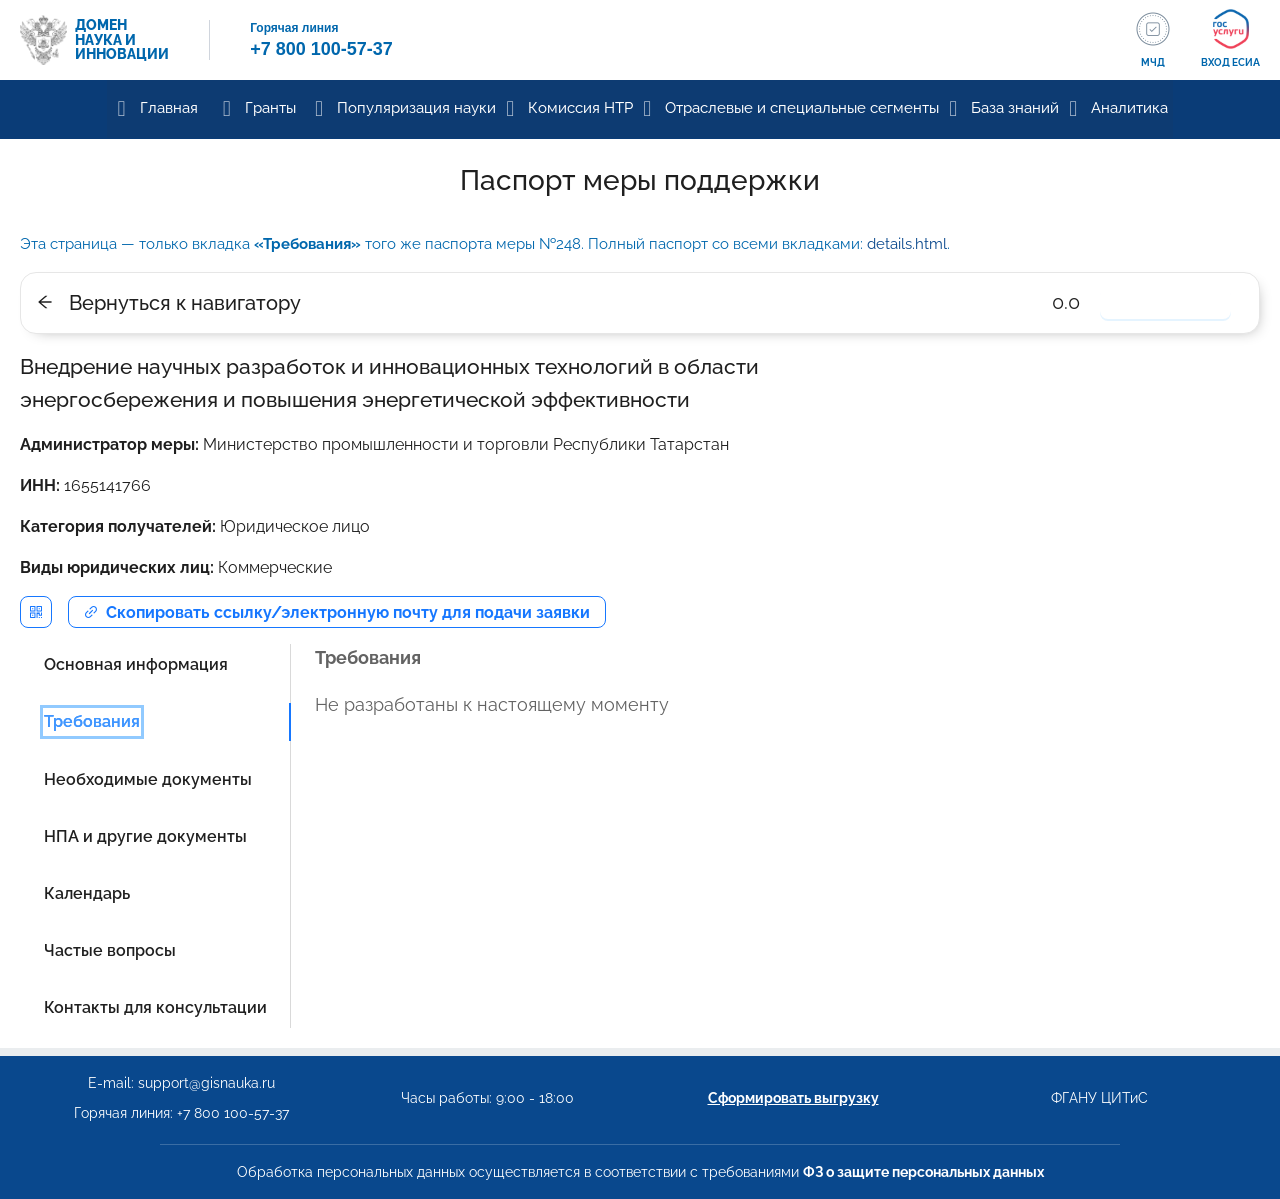
<file: details_2.html>
<!DOCTYPE html>
<html lang=ru style=--header-height:140px><!--
 Page saved with SingleFile 
 url: https://gisnauka.ru/aggregator-service/support-measure-passport/248 
 saved date: Tue Apr 21 2026 15:14:13 GMT+0300 (Moscow Standard Time)
-->
<meta charset=utf-8>


<meta name=viewport content="width=device-width, initial-scale=1">
<meta name=theme-color content=#000000>
<meta name=description content="Домен наука и инновации">
<meta charset="utf-8">
<meta name="viewport" content="width=device-width, initial-scale=1">
<link rel="stylesheet" href="https://cdnjs.cloudflare.com/ajax/libs/font-awesome/6.6.0/css/all.min.css">
<title>Мера №248 — требования (офлайн-копия вкладки)</title>
<link rel=icon
    href="assets/images/7d8b7d2dfdc6ee4c.ico">


<meta name=referrer content=no-referrer>

<link rel=canonical href=details.html>
<meta http-equiv=content-security-policy
    content="default-src 'none'; font-src 'self' data:; img-src 'self' data:; style-src 'self' 'unsafe-inline'; media-src 'self' data:; connect-src 'self'; script-src 'unsafe-inline' data:; object-src 'self' data:; frame-src 'self' data:;">
<link rel=stylesheet href=css/pages/details_2.css>
<style>
.skip-links { position: absolute; top: 0; left: 0; z-index: 9999; }
.skip-link {
  position: absolute; top: -9999px; left: -9999px;
  background: #0067ad; color: #fff; padding: 8px 16px;
  font-size: 14px; font-family: sans-serif; text-decoration: none;
  border-radius: 0 0 4px 0;
}
.skip-link:focus { top: 0; left: 0; outline: 3px solid #f53b59; outline-offset: 2px; }
</style>

<link rel="stylesheet" href="css/pages/index.css">
</head>

<body>
<div class="skip-links" aria-label="Быстрая навигация по разделам страницы">
  <a class="skip-link" href="#main-content">Перейти к основному содержимому</a>
  <a class="skip-link" href="#site-header">Перейти к шапке сайта</a>
  <a class="skip-link" href="#site-navigation">Перейти к основной навигации</a>
  <a class="skip-link" href="#site-footer">Перейти к подвалу</a>
</div>

    <div id=root>
        <div style=display:contents>
            <div class="css-1ce7347 ant-app">
                <div class="ant-layout css-1ce7347" style=min-height:100vh>
                    <div id="site-header" class=affixTop role="banner" aria-label="Шапка сайта" tabindex="-1">
                        <div class="css-1ce7347" style="position:relative;width:100%;max-width:100%">
                            <div
                                style=height:80px;width:100%;background:white;display:flex;justify-content:center;z-index:3>
                                <div class="ant-space css-1ce7347 ant-space-horizontal ant-space-align-center ant-space-gap-row-small ant-space-gap-col-small"
                                    style="width:100%;justify-content:space-between;align-items:center;max-width:1470px;padding:0px 20px">
                                    <div class=ant-space-item>
                                        <div class="ant-space css-1ce7347 ant-space-horizontal ant-space-align-center" style="gap:32px">
    <div class="ant-space-item">
        <a href="index.html">
            <div class="ant-space css-1ce7347 ant-space-horizontal ant-space-align-center ant-space-gap-row-small ant-space-gap-col-small">
                <div class="ant-space-item">
                    <img alt="" src="assets/images/7eed857cf3c38d44.png" style="height:50px">
                </div>
                <div class="ant-space-item">
                    <div style="font-family:Nunito,sans-serif; font-weight:800; color:rgb(0,103,173); font-size:14px; line-height:1.05">
                        ДОМЕН<br><span style="color:#0067ad">НАУКА И<br>ИННОВАЦИИ</span>
                    </div>
                </div>
            </div>
        </a>
    </div>

    <div class="ant-space-item">
        <div style="width:1px; height:40px; background-color:#d0d5dd; margin:0 8px;"></div>
    </div>

    <div class="ant-space-item">
        <div style="color:#0067ad; line-height:1.4; font-family: 'Segoe UI', Arial, sans-serif">
            <span style="font-size:12px; font-weight:600">Горячая линия</span>
            <br>
            <span style="font-size:18px; font-weight:600">+7 800 100-57-37</span>
        </div>
    </div>
</div>
                                    </div>
                                    <div class=ant-space-item>
                                        <div class="ant-space css-1ce7347 ant-space-horizontal ant-space-align-center"
                                            style=gap:28px>
                                            <div class=ant-space-item><a href=https://gisnauka.ru/attorney/public/issue>
                                                    <div class=hoverSize
                                                        style=display:flex;flex-direction:column;align-items:center;gap:6px;font-family:Nunito,sans-serif;font-weight:700;font-size:10px;text-align:center;text-transform:uppercase;color:rgb(0,103,173)>
                                                        <img alt=""
                                                            src=assets/images/1b81cbfa37ea22d9.png
                                                            style=height:40px;width:40px>МЧД</div>
                                                </a></div>
                                            <div class=ant-space-item>
                                                <a href="https://gisnauka.ru/auth/esia" aria-label="Вход через ЕСИА" style=text-decoration:none>
                                                <div class=hoverSize
                                                    style=display:flex;flex-direction:column;align-items:center;gap:6px;font-family:Nunito,sans-serif;font-weight:700;font-size:10px;text-align:center;text-transform:uppercase;color:rgb(0,103,173)>
                                                    <img alt=""
                                                        src="assets/images/esia-gosuslugi.png"
                                                        width="40" height="40"
                                                        style="height:40px;width:40px;display:block;object-fit:contain"
                                                        aria-hidden=true><span aria-hidden=true><span
                                                            class=hiddenPhone>Вход</span> ЕСИА</span></div>
                                                </a>
                                            </div>
                                        </div>
                                    </div>
                                </div>
                            </div>
                        </div>
                    </div>
                    <div class=affixMenu>
                        <div>
                            <nav id="site-navigation" class=menuBar aria-label="Основная навигация">
                                <div class=menuCon>
                                    <div class=mainMenu style=box-shadow:none>
                                        <div class=leftMenu>
                                            <div class=mainMenu>
                                                <div type=flex class="ant-row ant-row-center css-1ce7347">
                                                    <div
                                                        class="ant-col ant-col-xs-24 ant-col-sm-24 ant-col-md-24 ant-col-lg-24 ant-col-xl-20 css-1ce7347">
                                                        <div class="ant-row css-1ce7347">
                                                            <div class="ant-col ant-col-24 css-1ce7347">
                                                                <div class="ant-space-compact css-1ce7347 groupJustify">
    <a class="menuLink" href="index.html">
        <i class="fa-solid fa-house" style="font-size:22px; color:#fff; margin-right:8px; opacity:0.7;"></i>
        <span class="menuName">Главная</span>
    </a>
    
    <a class="menuLink" title="Гранты и меры поддержки" href="grant.html" aria-label="Гранты и меры поддержки">
        <i class="fa-solid fa-hand-holding-heart" style="font-size:22px; color:#fff; margin-right:8px; opacity:0.7;"></i>
        <span class="menuName">Гранты</span>
    </a>
    
    <a class="menuLink" href="v-razrabotke.html">
        <i class="fa-solid fa-flask" style="font-size:22px; color:#fff; margin-right:8px; opacity:0.7;"></i>
        <span class="menuName">Популяризация науки</span>
    </a>
    
    <a class="menuLink" href="v-razrabotke.html">
        <i class="fa-solid fa-users" style="font-size:22px; color:#fff; margin-right:8px; opacity:0.7;"></i>
        <span class="menuName">Комиссия НТР</span>
    </a>
    
    <a class="menuLink" href="v-razrabotke.html">
        <i class="fa-solid fa-chart-line" style="font-size:22px; color:#fff; margin-right:8px; opacity:0.7;"></i>
        <span class="menuName">Отраслевые и специальные сегменты</span>
    </a>
    
    <a class="menuLink" href="v-razrabotke.html">
        <i class="fa-solid fa-book" style="font-size:22px; color:#fff; margin-right:8px; opacity:0.7;"></i>
        <span class="menuName">База знаний</span>
    </a>
    
    <a class="menuLink" href="v-razrabotke.html">
        <i class="fa-solid fa-chart-simple" style="font-size:22px; color:#fff; margin-right:8px; opacity:0.7;"></i>
        <span class="menuName">Аналитика</span>
    </a>
</div>
                                                            </div>
                                                        </div>
                                                    </div>
                                                </div>
                                            </div>
                                        </div><button type=button
                                            class="ant-btn css-1ce7347 ant-btn-default ant-btn-color-default ant-btn-variant-outlined ant-btn-icon-only barsMenu burgerMenu sf-hidden"></button>
                                    </div>
                                </div>
                            </nav>
                        </div>
                    </div>
<main id=main-content tabindex=-1 class="ant-layout-content css-1ce7347">
                        <div class=aggregator__layout-content>
                            <div type=flex class="ant-row ant-row-center css-1ce7347">
                                <div class="ant-col ant-col-24 page-container css-1ce7347">
                                    <div class="ant-space css-1ce7347 ant-space-vertical ant-space-gap-row-middle ant-space-gap-col-middle"
                                        style=display:flex>
                                        <div class=ant-space-item>
                                            <div class="ant-row ant-row-center css-1ce7347">
                                                <div class="ant-col css-1ce7347">
                                                    <h1>Паспорт меры поддержки</h1>
                                                </div>
                                            </div>
                                        </div>
                                        <div class=ant-space-item>
                                            <p style="margin:0;font-size:15px;line-height:1.55;color:rgb(0,103,173)">
                                                Эта страница — только вкладка <strong>«Требования»</strong> того же
                                                паспорта меры №248. Полный паспорт со всеми вкладками:
                                                <a href=details.html>details.html</a>.
                                            </p>
                                        </div>
                                        <div class=ant-space-item>
                                            <div
                                                class="ant-page-header css-1ce7347 site-page-header ant-page-header-ghost">
                                                <div class="ant-page-header-heading css-1ce7347">
                                                    <div class="ant-page-header-heading-left css-1ce7347">
                                                        <div class="ant-page-header-back css-1ce7347">
                                                            <div role=button
                                                                class="ant-page-header-back-button css-1ce7347"
                                                                aria-label=back><span role=img aria-label=arrow-left
                                                                    class="anticon anticon-arrow-left"><svg
                                                                        viewBox="64 64 896 896" focusable=false
                                                                        data-icon=arrow-left width=1em height=1em
                                                                        fill=currentColor aria-hidden=true>
                                                                        <path
                                                                            d="M872 474H286.9l350.2-304c5.6-4.9 2.2-14-5.2-14h-88.5c-3.9 0-7.6 1.4-10.5 3.9L155 487.8a31.96 31.96 0 000 48.3L535.1 866c1.5 1.3 3.3 2 5.2 2h91.5c7.4 0 10.8-9.2 5.2-14L286.9 550H872c4.4 0 8-3.6 8-8v-60c0-4.4-3.6-8-8-8z">
                                                                        </path>
                                                                    </svg></span></div>
                                                        </div><span class="ant-page-header-heading-title css-1ce7347"
                                                            >Вернуться к навигатору</span>
                                                    </div><span class="ant-page-header-heading-extra css-1ce7347">
                                                        <div
                                                            class="ant-space css-1ce7347 ant-space-horizontal ant-space-align-center ant-space-gap-row-small ant-space-gap-col-small">
                                                            <div class=ant-space-item>
                                                                <div class="ant-row ant-row-middle css-1ce7347"
                                                                    style=margin-left:3px;margin-right:3x;row-gap:8px>
                                                                    <div class="ant-col css-1ce7347"
                                                                        style=padding-left:4px;padding-right:4px>
                                                                        <div
                                                                            class="ant-spin-nested-loading css-1ce7347">
                                                                            <div class=ant-spin-container>
                                                                                <div class=aggregator-button-grade>
                                                                                    <div
                                                                                        style=font-size:20px;margin-right:7px>
                                                                                        0.0</div>
                                                                                </div>
                                                                            </div>
                                                                        </div>
                                                                    </div>
                                                                    <div class="ant-col css-1ce7347"
                                                                        style=padding-left:4px;padding-right:4px>
                                                                        <div class="ant-row css-1ce7347"
                                                                            style=margin-left:-4px;margin-right:-4px;row-gap:8px>
                                                                            <div class="ant-col css-1ce7347"
                                                                                style=padding-left:4px;padding-right:4px>
                                                                                <a
                                                                                    href=https://gisnauka.ru/aggregator-service/support-measure-passport/%D0%9A%20%D0%BD%D0%B0%D1%81%D1%82%D0%BE%D1%8F%D1%89%D0%B5%D0%BC%D1%83%20%D0%BC%D0%BE%D0%BC%D0%B5%D0%BD%D1%82%D1%83%20%D0%BD%D0%B5%20%D0%BE%D0%BF%D1%80%D0%B5%D0%B4%D0%B5%D0%BB%D0%B5%D0%BD><button
                                                                                        title="Подать заявку"
                                                                                        type=button
                                                                                        class="ant-btn css-1ce7347 ant-btn-primary ant-btn-color-primary ant-btn-variant-solid"><span>Подать
                                                                                            заявку</span></button></a>
                                                                            </div>
                                                                            <div class="ant-col css-1ce7347"
                                                                                style=padding-left:4px;padding-right:4px>
                                                                            </div>
                                                                        </div>
                                                                    </div>
                                                                </div>
                                                            </div>
                                                        </div>
                                                    </span>
                                                </div>
                                            </div>
                                        </div>
                                        <div class=ant-space-item>
                                            <div class="ant-row css-1ce7347"
                                                style=margin-left:-8px;margin-right:-8px;row-gap:16px>
                                                <div class="ant-col ant-col-xs-24 ant-col-md-18 ant-col-lg-20 css-1ce7347"
                                                    style=padding-left:8px;padding-right:8px>
                                                    <h2 style=margin-bottom:0px>Внедрение научных разработок и
                                                        инновационных технологий в области энергосбережения и повышения
                                                        энергетической эффективности</h2>
                                                </div>
                                                <div class="ant-col ant-col-xs-24 ant-col-md-6 ant-col-lg-4 css-1ce7347"
                                                    style=padding-left:8px;padding-right:8px>
                                                    <div class="ant-row ant-row-end css-1ce7347">
                                                        <div class="ant-col css-1ce7347"></div>
                                                    </div>
                                                </div>
                                            </div>
                                        </div>
                                        <div class=ant-space-item>
                                            <div class="ant-row aggregator-support-measure-passport__content css-1ce7347"
                                                style=margin-left:-8px;margin-right:-8px;row-gap:16px>
                                                <div class="ant-col ant-col-24 css-1ce7347"
                                                    style=padding-left:8px;padding-right:8px><b>Администратор меры: </b>
                                                    Министерство промышленности и торговли Республики Татарстан</div>
                                                <div class="ant-col ant-col-24 css-1ce7347"
                                                    style=padding-left:8px;padding-right:8px><b>ИНН: </b> 1655141766
                                                </div>
                                                <div class="ant-col ant-col-24 css-1ce7347"
                                                    style=padding-left:8px;padding-right:8px><b>Категория получателей:
                                                    </b>Юридическое лицо</div>
                                                <div class="ant-col ant-col-24 css-1ce7347"
                                                    style=padding-left:8px;padding-right:8px><b>Виды юридических лиц:
                                                    </b>Коммерческие</div>
                                                <div class="ant-col css-1ce7347"
                                                    style=padding-left:8px;padding-right:8px>
                                                    <div
                                                        class="ant-space css-1ce7347 ant-space-horizontal ant-space-align-center ant-space-gap-row-middle ant-space-gap-col-middle">
                                                        <div class=ant-space-item><button type=button
                                                                class="ant-btn css-1ce7347 ant-btn-primary ant-btn-color-primary ant-btn-variant-solid ant-btn-icon-only ant-btn-background-ghost"><span
                                                                    class=ant-btn-icon><span role=img aria-label=qrcode
                                                                        class="anticon anticon-qrcode"><svg
                                                                            viewBox="64 64 896 896" focusable=false
                                                                            data-icon=qrcode width=1em height=1em
                                                                            fill=currentColor aria-hidden=true>
                                                                            <path
                                                                                d="M468 128H160c-17.7 0-32 14.3-32 32v308c0 4.4 3.6 8 8 8h332c4.4 0 8-3.6 8-8V136c0-4.4-3.6-8-8-8zm-56 284H192V192h220v220zm-138-74h56c4.4 0 8-3.6 8-8v-56c0-4.4-3.6-8-8-8h-56c-4.4 0-8 3.6-8 8v56c0 4.4 3.6 8 8 8zm194 210H136c-4.4 0-8 3.6-8 8v308c0 17.7 14.3 32 32 32h308c4.4 0 8-3.6 8-8V556c0-4.4-3.6-8-8-8zm-56 284H192V612h220v220zm-138-74h56c4.4 0 8-3.6 8-8v-56c0-4.4-3.6-8-8-8h-56c-4.4 0-8 3.6-8 8v56c0 4.4 3.6 8 8 8zm590-630H556c-4.4 0-8 3.6-8 8v332c0 4.4 3.6 8 8 8h332c4.4 0 8-3.6 8-8V160c0-17.7-14.3-32-32-32zm-32 284H612V192h220v220zm-138-74h56c4.4 0 8-3.6 8-8v-56c0-4.4-3.6-8-8-8h-56c-4.4 0-8 3.6-8 8v56c0 4.4 3.6 8 8 8zm194 210h-48c-4.4 0-8 3.6-8 8v134h-78V556c0-4.4-3.6-8-8-8H556c-4.4 0-8 3.6-8 8v332c0 4.4 3.6 8 8 8h48c4.4 0 8-3.6 8-8V644h78v102c0 4.4 3.6 8 8 8h190c4.4 0 8-3.6 8-8V556c0-4.4-3.6-8-8-8zM746 832h-48c-4.4 0-8 3.6-8 8v48c0 4.4 3.6 8 8 8h48c4.4 0 8-3.6 8-8v-48c0-4.4-3.6-8-8-8zm142 0h-48c-4.4 0-8 3.6-8 8v48c0 4.4 3.6 8 8 8h48c4.4 0 8-3.6 8-8v-48c0-4.4-3.6-8-8-8z">
                                                                            </path>
                                                                        </svg></span></span></button></div>
                                                        <div class=ant-space-item><button
                                                                title="Нажмите, чтобы скопировать прямую ссылку/электронную почту"
                                                                type=button
                                                                class="ant-btn css-1ce7347 ant-btn-primary ant-btn-color-primary ant-btn-variant-solid ant-btn-background-ghost ant-btn-block aggregator-share-button__link"><span
                                                                    role=img aria-label=link
                                                                    class="anticon anticon-link"><svg
                                                                        viewBox="64 64 896 896" focusable=false
                                                                        data-icon=link width=1em height=1em
                                                                        fill=currentColor aria-hidden=true>
                                                                        <path
                                                                            d="M574 665.4a8.03 8.03 0 00-11.3 0L446.5 781.6c-53.8 53.8-144.6 59.5-204 0-59.5-59.5-53.8-150.2 0-204l116.2-116.2c3.1-3.1 3.1-8.2 0-11.3l-39.8-39.8a8.03 8.03 0 00-11.3 0L191.4 526.5c-84.6 84.6-84.6 221.5 0 306s221.5 84.6 306 0l116.2-116.2c3.1-3.1 3.1-8.2 0-11.3L574 665.4zm258.6-474c-84.6-84.6-221.5-84.6-306 0L410.3 307.6a8.03 8.03 0 000 11.3l39.7 39.7c3.1 3.1 8.2 3.1 11.3 0l116.2-116.2c53.8-53.8 144.6-59.5 204 0 59.5 59.5 53.8 150.2 0 204L665.3 562.6a8.03 8.03 0 000 11.3l39.8 39.8c3.1 3.1 8.2 3.1 11.3 0l116.2-116.2c84.5-84.6 84.5-221.5 0-306.1zM610.1 372.3a8.03 8.03 0 00-11.3 0L372.3 598.7a8.03 8.03 0 000 11.3l39.6 39.6c3.1 3.1 8.2 3.1 11.3 0l226.4-226.4c3.1-3.1 3.1-8.2 0-11.3l-39.5-39.6z">
                                                                        </path>
                                                                    </svg></span>
                                                                <div class="ant-row css-1ce7347">
                                                                    <div
                                                                        class="ant-col ant-col-xs-0 ant-col-md-24 css-1ce7347">
                                                                        <span
                                                                            class=aggregator-share-button__link-text>Скопировать
                                                                            ссылку/электронную почту для подачи
                                                                            заявки</span></div>
                                                                    <div
                                                                        class="ant-col ant-col-xs-24 ant-col-md-0 css-1ce7347 sf-hidden">
                                                                    </div>
                                                                </div>
                                                            </button></div>
                                                    </div>
                                                </div>
                                            </div>
                                        </div>
                                        <div class=ant-space-item>
                                            <div class="ant-tabs ant-tabs-left aggregator-tabs css-1ce7347">
                                                <div role=tablist aria-orientation=vertical class=ant-tabs-nav>
                                                    <div class=ant-tabs-nav-wrap>
                                                        <div class=ant-tabs-nav-list style=transform:translate(0px,0px)>
                                                            <div data-node-key=main-info class=ant-tabs-tab>
                                                                <div role=tab aria-selected=false class=ant-tabs-tab-btn
                                                                    tabindex=-1 id=rc-tabs-0-tab-main-info
                                                                    aria-controls=rc-tabs-0-panel-main-info>Основная
                                                                    информация</div>
                                                            </div>
                                                            <div data-node-key=requirements
                                                                class="ant-tabs-tab ant-tabs-tab-active ant-tabs-tab-focus">
                                                                <div role=tab aria-selected=true class=ant-tabs-tab-btn
                                                                    tabindex=0 id=rc-tabs-0-tab-requirements
                                                                    aria-controls=rc-tabs-0-panel-requirements>
                                                                    <div aria-live=polite
                                                                        style=width:0px;height:0px;position:absolute;overflow:hidden;opacity:0
                                                                        class=sf-hidden>Tab 2 of 7</div>Требования
                                                                </div>
                                                            </div>
                                                            <div data-node-key=requirement-documents class=ant-tabs-tab>
                                                                <div role=tab aria-selected=false class=ant-tabs-tab-btn
                                                                    tabindex=-1 id=rc-tabs-0-tab-requirement-documents
                                                                    aria-controls=rc-tabs-0-panel-requirement-documents>
                                                                    Необходимые документы</div>
                                                            </div>
                                                            <div data-node-key=npa class=ant-tabs-tab>
                                                                <div role=tab aria-selected=false class=ant-tabs-tab-btn
                                                                    tabindex=-1 id=rc-tabs-0-tab-npa
                                                                    aria-controls=rc-tabs-0-panel-npa>НПА и другие
                                                                    документы</div>
                                                            </div>
                                                            <div data-node-key=stages class=ant-tabs-tab>
                                                                <div role=tab aria-selected=false class=ant-tabs-tab-btn
                                                                    tabindex=-1 id=rc-tabs-0-tab-stages
                                                                    aria-controls=rc-tabs-0-panel-stages>Календарь</div>
                                                            </div>
                                                            <div data-node-key=questions class=ant-tabs-tab>
                                                                <div role=tab aria-selected=false class=ant-tabs-tab-btn
                                                                    tabindex=-1 id=rc-tabs-0-tab-questions
                                                                    aria-controls=rc-tabs-0-panel-questions>Частые
                                                                    вопросы</div>
                                                            </div>
                                                            <div data-node-key=consultation-contacts class=ant-tabs-tab>
                                                                <div role=tab aria-selected=false class=ant-tabs-tab-btn
                                                                    tabindex=-1 id=rc-tabs-0-tab-consultation-contacts
                                                                    aria-controls=rc-tabs-0-panel-consultation-contacts>
                                                                    Контакты для консультации</div>
                                                            </div>
                                                            <div class="ant-tabs-ink-bar ant-tabs-ink-bar-animated"
                                                                style=height:41.1406px;top:77.7109px;transform:translateY(-50%)>
                                                            </div>
                                                        </div>
                                                    </div>
                                                    <div class="ant-tabs-nav-operations ant-tabs-nav-operations-hidden">
                                                        <button type=button class=ant-tabs-nav-more
                                                            aria-haspopup=listbox aria-controls=rc-tabs-0-more-popup
                                                            id=rc-tabs-0-more aria-expanded=false
                                                            style=visibility:hidden;order:1><span role=img
                                                                aria-label=ellipsis
                                                                class="anticon anticon-ellipsis"><svg
                                                                    viewBox="64 64 896 896" focusable=false
                                                                    data-icon=ellipsis width=1em height=1em
                                                                    fill=currentColor aria-hidden=true>
                                                                    <path
                                                                        d="M176 511a56 56 0 10112 0 56 56 0 10-112 0zm280 0a56 56 0 10112 0 56 56 0 10-112 0zm280 0a56 56 0 10112 0 56 56 0 10-112 0z">
                                                                    </path>
                                                                </svg></span></button></div>
                                                </div>
                                                <div class=ant-tabs-content-holder>
                                                    <div class="ant-tabs-content ant-tabs-content-left">
                                                        <div role=tabpanel tabindex=-1 aria-hidden=true
                                                            class="ant-tabs-tabpane ant-tabs-tabpane-hidden sf-hidden"
                                                            id=rc-tabs-0-panel-main-info
                                                            aria-labelledby=rc-tabs-0-tab-main-info></div>
                                                        <div id=rc-tabs-0-panel-requirements role=tabpanel tabindex=0
                                                            aria-labelledby=rc-tabs-0-tab-requirements aria-hidden=false
                                                            class="ant-tabs-tabpane ant-tabs-tabpane-active">
                                                            <div class="ant-row css-1ce7347"
                                                                style=margin-left:-4px;margin-right:-4px;row-gap:8px>
                                                                <div class="ant-col ant-col-24 css-1ce7347"
                                                                    style=padding-left:4px;padding-right:4px>
                                                                    <div style=font-size:18px;margin-bottom:10px>
                                                                        <b>Требования</b></div>
                                                                </div>
                                                                <div class="ant-col ant-col-24 css-1ce7347"
                                                                    style=padding-left:4px;padding-right:4px>
                                                                    <div class=aggregator__joditor-content>
                                                                        <div class=jodit-react-container>
                                                                            <div class="jodit-container jodit jodit_theme_default jodit-wysiwyg_mode"
                                                                                contenteditable=false
                                                                                style=min-height:200px;min-width:200px;max-width:100%;height:auto;width:auto>
                                                                                <div contenteditable=false
                                                                                    class=jodit-workplace
                                                                                    style=min-height:198px;height:auto>
                                                                                    <div aria-disabled=false tabindex=-1
                                                                                        class=jodit-wysiwyg
                                                                                        style=font-size:18px;min-height:198px
                                                                                        spellcheck=false>
                                                                                        <p>Не разработаны к настоящему
                                                                                            моменту</p>
                                                                                    </div>
                                                                                    <div class="jodit-source sf-hidden">
                                                                                    </div>
                                                                                </div>
                                                                                <div
                                                                                    class="jodit-status-bar jodit_hidden sf-hidden">
                                                                                </div>
                                                                            </div><textarea
                                                                                style=display:none>&lt;p&gt;Не разработаны к настоящему моменту&lt;/p&gt;</textarea>
                                                                        </div>
                                                                    </div>
                                                                </div>
                                                            </div>
                                                        </div>
                                                        <div id=rc-tabs-0-panel-requirement-documents role=tabpanel
                                                            tabindex=-1
                                                            aria-labelledby=rc-tabs-0-tab-requirement-documents
                                                            aria-hidden=true
                                                            class="ant-tabs-tabpane ant-tabs-tabpane-hidden sf-hidden">
                                                        </div>
                                                        <div id=rc-tabs-0-panel-npa role=tabpanel tabindex=-1
                                                            aria-labelledby=rc-tabs-0-tab-npa aria-hidden=true
                                                            class="ant-tabs-tabpane ant-tabs-tabpane-hidden sf-hidden">
                                                        </div>
                                                        <div id=rc-tabs-0-panel-stages role=tabpanel tabindex=-1
                                                            aria-labelledby=rc-tabs-0-tab-stages aria-hidden=true
                                                            class="ant-tabs-tabpane ant-tabs-tabpane-hidden sf-hidden">
                                                        </div>
                                                        <div id=rc-tabs-0-panel-questions role=tabpanel tabindex=-1
                                                            aria-labelledby=rc-tabs-0-tab-questions aria-hidden=true
                                                            class="ant-tabs-tabpane ant-tabs-tabpane-hidden sf-hidden">
                                                        </div>
                                                        <div id=rc-tabs-0-panel-consultation-contacts role=tabpanel
                                                            tabindex=-1
                                                            aria-labelledby=rc-tabs-0-tab-consultation-contacts
                                                            aria-hidden=true
                                                            class="ant-tabs-tabpane ant-tabs-tabpane-hidden sf-hidden">
                                                        </div>
                                                    </div>
                                                </div>
                                            </div>
                                        </div>
                                    </div>
                                </div>
                            </div>
                        </div>
                    </main>
                    <footer id="site-footer" class="ant-layout-footer css-1ce7347" role="contentinfo" aria-label="Подвал сайта" style="border-top: var(--layout-gap) solid #eaedef; background: #09488d; color: #fff; padding: 16px 16px;">
    <div style="max-width: 1200px; margin: 0 auto;">
        
        <div style="display: grid; grid-template-columns: repeat(auto-fit, minmax(200px, 1fr)); gap: 16px 24px; text-align: center; align-items: center; justify-items: center;">
            
            <section aria-labelledby="contacts-heading" style="width: 100%;">
                <h2 id="contacts-heading" style="position: absolute; width: 1px; height: 1px; padding: 0; margin: -1px; overflow: hidden; clip: rect(0,0,0,0); border: 0;">Контакты</h2>
                <address style="font-style: normal;">
                    <p style="margin: 0;">E-mail: <a href="mailto:support@gisnauka.ru" style="color: #fff;">support@gisnauka.ru</a></p>
                    <p style="margin: 8px 0 0 0;">Горячая линия: <a href="tel:+78001005737" style="color: #fff; text-decoration: none;">+7 800 100-57-37</a></p>
                </address>
            </section>
            
            <section aria-labelledby="hours-heading" style="width: 100%;">
                <h2 id="hours-heading" style="position: absolute; width: 1px; height: 1px; padding: 0; margin: -1px; overflow: hidden; clip: rect(0,0,0,0); border: 0;">Режим работы</h2>
                <p style="margin: 0;">Часы работы: 9:00 - 18:00</p>
            </section>
            
            <section aria-labelledby="report-heading" style="width: 100%;">
                <h2 id="report-heading" style="position: absolute; width: 1px; height: 1px; padding: 0; margin: -1px; overflow: hidden; clip: rect(0,0,0,0); border: 0;">Отчётность</h2>
                <button type="button" class="ant-btn css-1ce7347 ant-btn-link" style="color: #fff; padding: 0; background: none; border: none; cursor: pointer; text-decoration: underline; display: inline-block;" aria-label="Сформировать выгрузку отчётности">
                    <span>Сформировать выгрузку</span>
                </button>
            </section>
            
            <section aria-labelledby="developer-heading" style="width: 100%;">
                <h2 id="developer-heading" style="position: absolute; width: 1px; height: 1px; padding: 0; margin: -1px; overflow: hidden; clip: rect(0,0,0,0); border: 0;">Разработчик</h2>
                <p style="margin: 0;"><a href="https://citis.ru/" target="_blank" rel="noopener noreferrer" style="color: #fff; text-decoration: none;" aria-label="ФГАНУ ЦИТиС, откроется в новой вкладке">ФГАНУ ЦИТиС</a></p>
            </section>
            
        </div>
        
        <div role="separator" aria-hidden="true" style="height: 1px; background: rgba(255,255,255,0.2); margin: 20px auto 16px; width: 80%;"></div>
        
        <div style="text-align: center;">
            <p style="margin: 0;">
                Обработка персональных данных осуществляется в соответствии с требованиями 
                <a href="https://legalacts.ru/doc/152_FZ-o-personalnyh-dannyh/" target="_blank" rel="noreferrer" style="color: #fff;">
                    <em><b>ФЗ о защите персональных данных</b></em>
                </a>
            </p>
        </div>
        
    </div>
</footer>
















</div>
            </div>
        </div>
    </div>

    <div class="jodit jodit-ui-tooltip-container jodit-box jodit_theme_default">
        <div class=jodit-ui-tooltip></div>
    </div>
    <div class="jodit jodit-ui-tooltip-container jodit-box jodit_theme_default">
        <div class=jodit-ui-tooltip></div>
    </div>
    <div class="jodit jodit-ui-tooltip-container jodit-box jodit_theme_default">
        <div class=jodit-ui-tooltip></div>
    </div>
    <div class="jodit jodit-ui-tooltip-container jodit-box jodit_theme_default">
        <div class=jodit-ui-tooltip></div>
    </div>
</body>
</html>
</file>
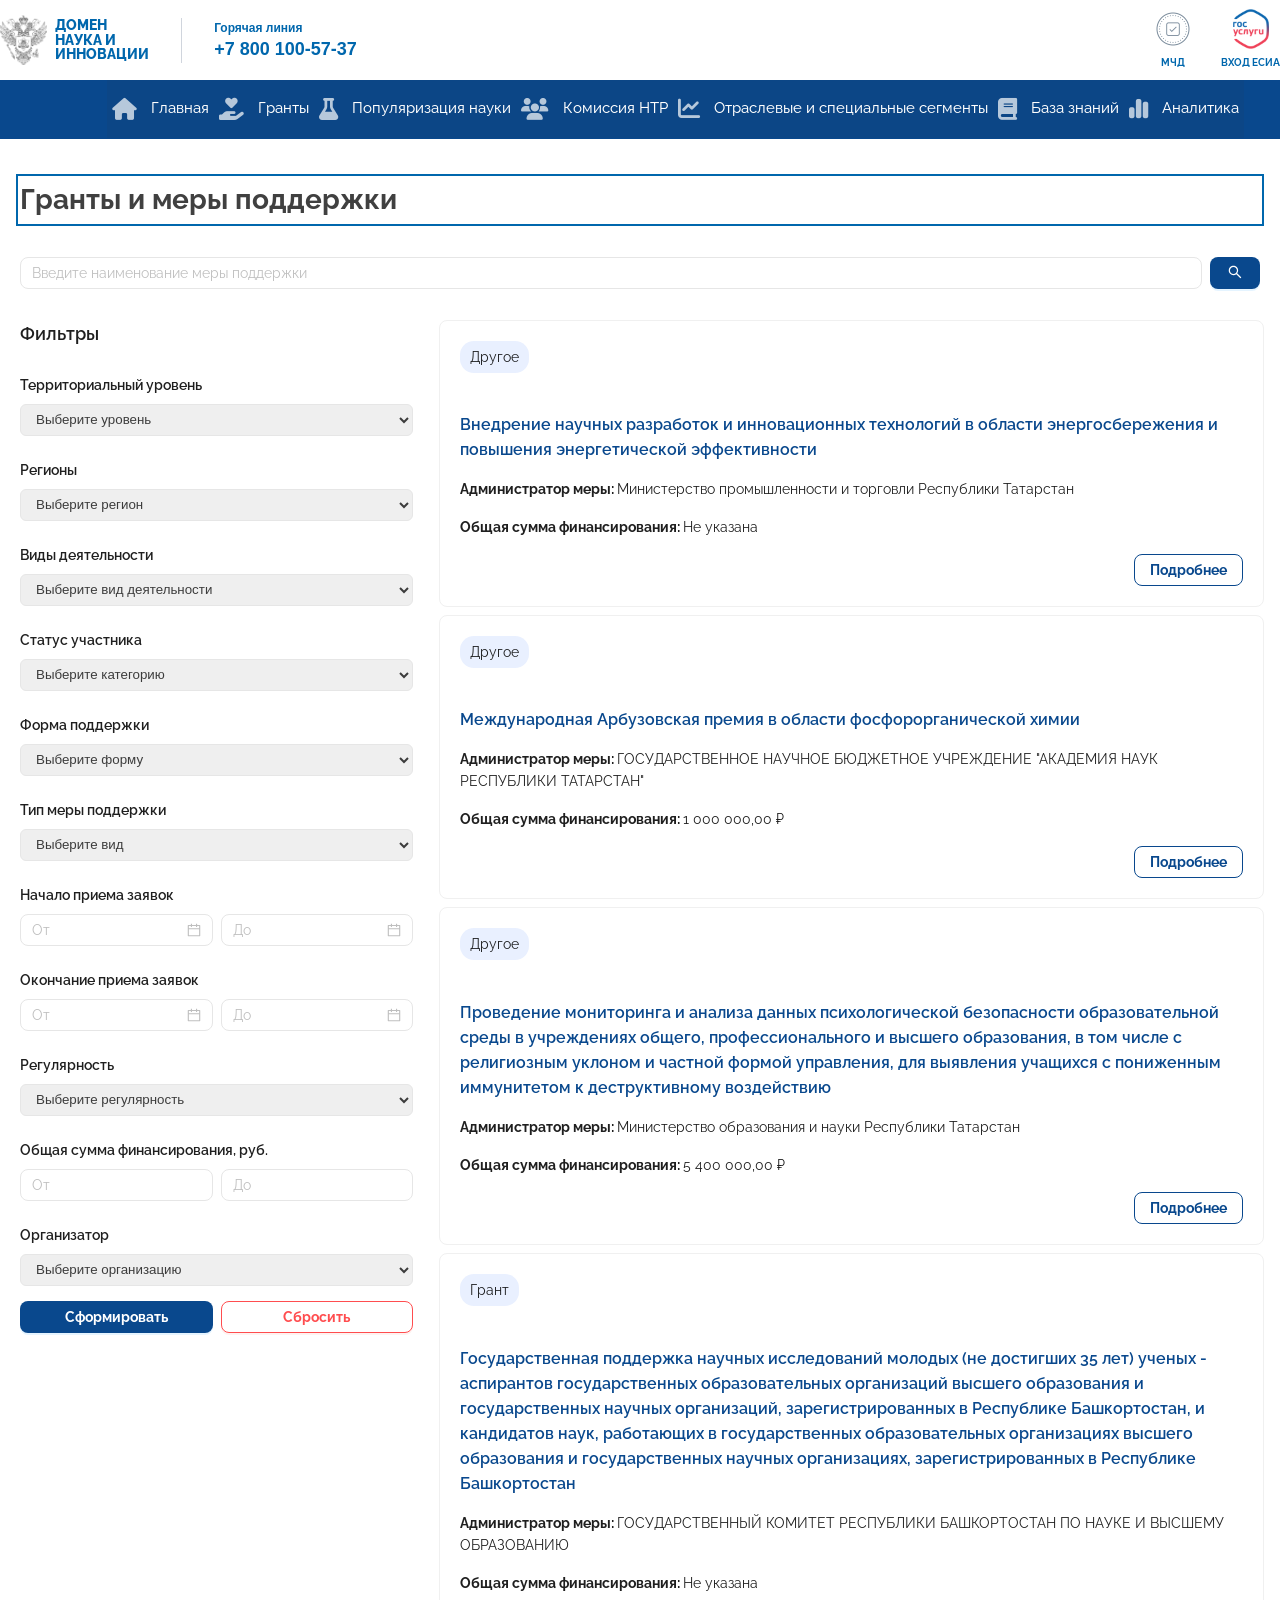
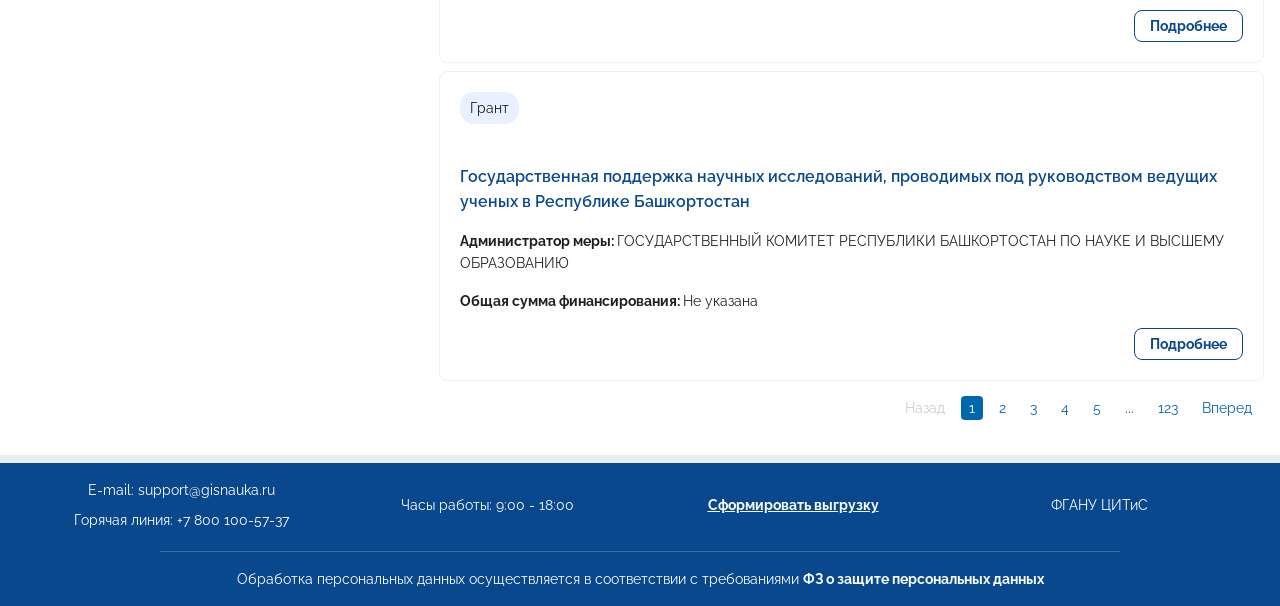
<file: grant.html>
<!DOCTYPE html><html lang="ru" style="--header-height:140px"><!--
 Page saved with SingleFile 
 url: https://gisnauka.ru/aggregator-service 
 saved date: Tue Apr 21 2026 15:11:20 GMT+0300 (Moscow Standard Time)
--><head><meta charset="utf-8">

<meta charset="utf-8">
<meta name="viewport" content="width=device-width, initial-scale=1">
<meta name="theme-color" content="#000000">
<meta name="description" content="Домен наука и инновации">
<title>Гранты и меры поддержки — ГИС Наука</title>
<link rel="icon" href="assets/images/7d8b7d2dfdc6ee4c.ico">

<meta name="referrer" content="no-referrer">

<link rel="canonical" href="grant.html">

<link rel="stylesheet" href="https://cdnjs.cloudflare.com/ajax/libs/font-awesome/6.6.0/css/all.min.css">

<meta http-equiv="content-security-policy" content="default-src 'none'; font-src 'self' data: https://cdnjs.cloudflare.com; style-src 'self' 'unsafe-inline' https://cdnjs.cloudflare.com; img-src 'self' data:; media-src 'self' data:; connect-src 'self'; script-src 'unsafe-inline' data:; object-src 'self' data:; frame-src 'self' data:;">

<link rel="stylesheet" href="css/pages/grant.css">
<style>
.skip-links { position: absolute; top: 0; left: 0; z-index: 9999; }
.skip-link {
  position: absolute; top: -9999px; left: -9999px;
  background: #0067ad; color: #fff; padding: 8px 16px;
  font-size: 14px; font-family: sans-serif; text-decoration: none;
  border-radius: 0 0 4px 0;
}
.skip-link:focus { top: 0; left: 0; }
</style>
<style>
.visually-hidden {
  position: absolute; width: 1px; height: 1px;
  padding: 0; margin: -1px; overflow: hidden;
  clip: rect(0,0,0,0); white-space: nowrap; border: 0;
}
</style>
<style id="a11y-styles">.skip-link:focus {background: #f53b59;outline: 3px solid black;}select:focus, input:focus, a:focus, button:focus, #grants-page-heading:focus {outline: 2px solid #0067ad !important;outline-offset: 2px;}</style></head>

<body>
<div class="skip-links" aria-label="Быстрая навигация по разделам страницы">
  <a class="skip-link" href="#main-content">Перейти к основному содержимому</a>
  <a class="skip-link" href="#site-header">Перейти к шапке сайта</a>
  <a class="skip-link" href="#site-navigation">Перейти к основной навигации</a>
  <a class="skip-link" href="#grants-filters">Перейти к фильтрам</a>
  <a class="skip-link" href="#site-footer">Перейти к подвалу</a>
</div>



       <div id="root">
    <div style="display:contents">
        <div class="css-1ce7347 ant-app">
            <div class="ant-layout css-1ce7347" style="min-height:100vh">
                <div id="site-header" class="affixTop" role="banner" aria-label="Шапка сайта" tabindex="-1">
                    <div class="css-1ce7347" style="position:relative;width:100%;max-width:100%">
                        <div style="height:80px; width:100%; background:white; display:flex; justify-content:center; z-index:3;">
                            <div class="ant-space css-1ce7347 ant-space-horizontal ant-space-align-center ant-space-gap-row-small ant-space-gap-col-small"
                                 style="width:100%; justify-content:space-between; align-items:center; max-width:1300px; padding:0 0;">
                                
                                <div class="ant-space-item">
                                    <div class="ant-space css-1ce7347 ant-space-horizontal ant-space-align-center" style="gap:32px">
        
        <!-- Логотип и текст ДОМЕН НАУКА И ИННОВАЦИИ -->
        <div class="ant-space-item">
            <a href="index.html">
                <div class="ant-space css-1ce7347 ant-space-horizontal ant-space-align-center ant-space-gap-row-small ant-space-gap-col-small">
                    <div class="ant-space-item">
                        <img alt="" src="assets/images/7eed857cf3c38d44.png" style="height:50px">
                    </div>
                    <div class="ant-space-item">
                        <div style="font-family:Nunito,sans-serif; font-weight:800; color:rgb(0,103,173); font-size:14px; line-height:1.05">
                            ДОМЕН<br><span style="color:#0067ad">НАУКА И<br>ИННОВАЦИИ</span>
                        </div>
                    </div>
                </div>
            </a>
        </div>

        <!-- Вертикальная линия-разделитель -->
        <div class="ant-space-item">
            <div style="width:1px; height:45px; background-color:#d0d5dd;"></div>
        </div>

        <!-- Горячая линия -->
        <div class="ant-space-item">
            <div style="color:#0067ad; line-height:1.4; font-family: 'Segoe UI', Arial, sans-serif">
                <span style="font-size:12px; font-weight:600">Горячая линия</span>
                <br>
                <span style="font-size:18px; font-weight:bold">+7 800 100-57-37</span>
            </div>
        </div>

    </div>
</div>
                                    <div class=ant-space-item>
                                        <div class="ant-space css-1ce7347 ant-space-horizontal ant-space-align-center"
                                            style=gap:28px>
                                            <div class=ant-space-item><a href=https://gisnauka.ru/attorney/public/issue>
                                                    <div class=hoverSize
                                                        style=display:flex;flex-direction:column;align-items:center;gap:6px;font-family:Nunito,sans-serif;font-weight:700;font-size:10px;text-align:center;text-transform:uppercase;color:rgb(0,103,173)>
                                                        <img alt=""
                                                            src=assets/images/1b81cbfa37ea22d9.png
                                                            style=height:40px;width:40px>МЧД</div>
                                                </a></div>
                                            <div class=ant-space-item>
                                                <a href="https://gisnauka.ru/auth/esia" aria-label="Вход через ЕСИА" style=text-decoration:none>
                                                <div class=hoverSize
                                                    style=display:flex;flex-direction:column;align-items:center;gap:6px;font-family:Nunito,sans-serif;font-weight:700;font-size:10px;text-align:center;text-transform:uppercase;color:rgb(0,103,173)>
                                                    <img alt=""
                                                        src="assets/images/esia-gosuslugi.png"
                                                        width="40" height="40"
                                                        style="height:40px;width:40px;display:block;object-fit:contain"
                                                        aria-hidden=true><span aria-hidden=true><span
                                                            class=hiddenPhone>Вход</span> ЕСИА</span></div>
                                                </a>
                                            </div>
                                        </div>
                                    </div>
                                </div>
                            </div>
                        </div>
                    </div>
                    <div class=affixMenu>
                        <div>
                            <nav id="site-navigation" class=menuBar aria-label="Основная навигация">
                                <div class=menuCon>
                                    <div class=mainMenu style=box-shadow:none>
                                        <div class=leftMenu>
                                            <div class=mainMenu>
                                                <div type=flex class="ant-row ant-row-center css-1ce7347">
                                                    <div
                                                        class="ant-col ant-col-xs-24 ant-col-sm-24 ant-col-md-24 ant-col-lg-24 ant-col-xl-20 css-1ce7347">
                                                        <div class="ant-row css-1ce7347">
                                                            <div class="ant-col ant-col-24 css-1ce7347">
                                                                <div class="ant-space-compact css-1ce7347 groupJustify">
    <a class="menuLink" href="index.html">
        <i class="fa-solid fa-house" style="font-size:22px; color:#fff; margin-right:8px; opacity:0.7;"></i>
        <span class="menuName">Главная</span>
    </a>
    
    <a class="menuLink" title="Гранты и меры поддержки" href="grant.html" aria-label="Гранты и меры поддержки">
        <i class="fa-solid fa-hand-holding-heart" style="font-size:22px; color:#fff; margin-right:8px; opacity:0.7;"></i>
        <span class="menuName">Гранты</span>
    </a>
    
    <a class="menuLink" href="v-razrabotke.html">
        <i class="fa-solid fa-flask" style="font-size:22px; color:#fff; margin-right:8px; opacity:0.7;"></i>
        <span class="menuName">Популяризация науки</span>
    </a>
    
    <a class="menuLink" href="v-razrabotke.html">
        <i class="fa-solid fa-users" style="font-size:22px; color:#fff; margin-right:8px; opacity:0.7;"></i>
        <span class="menuName">Комиссия НТР</span>
    </a>
    
    <a class="menuLink" href="v-razrabotke.html">
        <i class="fa-solid fa-chart-line" style="font-size:22px; color:#fff; margin-right:8px; opacity:0.7;"></i>
        <span class="menuName">Отраслевые и специальные сегменты</span>
    </a>
    
    <a class="menuLink" href="v-razrabotke.html">
        <i class="fa-solid fa-book" style="font-size:22px; color:#fff; margin-right:8px; opacity:0.7;"></i>
        <span class="menuName">База знаний</span>
    </a>
    
    <a class="menuLink" href="v-razrabotke.html">
        <i class="fa-solid fa-chart-simple" style="font-size:22px; color:#fff; margin-right:8px; opacity:0.7;"></i>
        <span class="menuName">Аналитика</span>
    </a>
</div>
                                                            </div>
                                                        </div>
                                                    </div>
                                                </div>
                                            </div>
                                        </div><button type=button
                                            class="ant-btn css-1ce7347 ant-btn-default ant-btn-color-default ant-btn-variant-outlined ant-btn-icon-only barsMenu burgerMenu sf-hidden"></button>
                                    </div>
                                </div>
                            </nav>
                        </div>
                    </div>
<main id="main-content" tabindex="-1" class="ant-layout-content css-1ce7347">
                        <div class="aggregator__layout-content">
                            <div type="flex" class="ant-row ant-row-center css-1ce7347">
                                <div class="ant-col ant-col-24 page-container css-1ce7347">
                                    <div class="ant-space css-1ce7347 ant-space-vertical" style="gap:32px;display:flex">
                                        <div class="ant-space-item">
                                            <div class="ant-space css-1ce7347 ant-space-vertical" style="gap:32px;display:flex">
                                                <div class="ant-space-item">
                                                    <div class="ant-space css-1ce7347 ant-space-vertical" style="gap:16px;max-width:100%">
                                                        <div class="ant-space-item">
                                                            <div class="ant-row ant-row-space-between css-1ce7347">
                                                                <div class="ant-col css-1ce7347" style="flex:1 1 auto">
                                                                    <h1 id="grants-page-heading" class="ant-typography css-1ce7347" tabindex="-1">Гранты и меры поддержки</h1>
                                                                </div>
                                                                <div class="ant-col css-1ce7347"></div>
                                                            </div>
                                                        </div>
                                                        <div class="ant-space-item">
                                                            <div class="ant-row css-1ce7347" style="margin-left:-15px;margin-right:-15px;row-gap:16px">
                                                                <div class="ant-col ant-col-24 css-1ce7347" style="padding-left:15px;padding-right:15px">
                                                                    <div class="ant-row css-1ce7347" style="margin-left:-4px;margin-right:-4px;row-gap:8px">
                                                                        <div class="ant-col css-1ce7347" style="padding-left:4px;padding-right:4px;flex:1 1 auto">
                                                                            <div class="ant-form-item css-1ce7347">
                                                                                <div class="ant-row ant-form-item-row css-1ce7347">
                                                                                    <div class="ant-col ant-form-item-control css-1ce7347">
                                                                                        <div class="ant-form-item-control-input">
                                                                                            <div class="ant-form-item-control-input-content">
                                                                                                <input placeholder="Введите наименование меры поддержки" id="aggregator-navigator-filters-form_name" aria-label="Поиск по наименованию меры поддержки" class="ant-input css-1ce7347 ant-input-outlined" type="text" value="">
                                                                                            </div>
                                                                                        </div>
                                                                                    </div>
                                                                                </div>
                                                                            </div>
                                                                        </div>
                                                                        <div class="ant-col css-1ce7347" style="padding-left:4px;padding-right:4px">
                                                                            <div class="ant-form-item css-1ce7347">
                                                                                <div class="ant-row ant-form-item-row css-1ce7347">
                                                                                    <div class="ant-col ant-form-item-control css-1ce7347">
                                                                                        <div class="ant-form-item-control-input">
                                                                                            <div class="ant-form-item-control-input-content">
                                                                                                <button type="button" aria-label="Найти меры поддержки" class="ant-btn css-1ce7347 ant-btn-primary ant-btn-color-primary ant-btn-variant-solid ant-btn-icon-only" style="width:50px"><span class="ant-btn-icon"><span role="img" aria-hidden="true" class="anticon anticon-search"><svg viewBox="64 64 896 896" focusable="false" data-icon="search" width="1em" height="1em" fill="currentColor" aria-hidden="true">
                                                                                                                <path d="M909.6 854.5L649.9 594.8C690.2 542.7 712 479 712 412c0-80.2-31.3-155.4-87.9-212.1-56.6-56.7-132-87.9-212.1-87.9s-155.5 31.3-212.1 87.9C143.2 256.5 112 331.8 112 412c0 80.1 31.3 155.5 87.9 212.1C256.5 680.8 331.8 712 412 712c67 0 130.6-21.8 182.7-62l259.7 259.6a8.2 8.2 0 0011.6 0l43.6-43.5a8.2 8.2 0 000-11.6zM570.4 570.4C528 612.7 471.8 636 412 636s-116-23.3-158.4-65.6C211.3 528 188 471.8 188 412s23.3-116.1 65.6-158.4C296 211.3 352.2 188 412 188s116.1 23.2 158.4 65.6S636 352.2 636 412s-23.3 116.1-65.6 158.4z">
                                                                                                                </path>
                                                                                                            </svg></span></span></button>
                                                                                            </div>
                                                                                        </div>
                                                                                    </div>
                                                                                </div>
                                                                            </div>
                                                                        </div>
                                                                    </div>
                                                                </div>
                                                                <div class="ant-col ant-col-xs-24 ant-col-md-24 ant-col-lg-8 ant-col-lg-order-1 css-1ce7347" style="padding-left:15px;padding-right:15px">
                                                                    <aside id="grants-filters" role="complementary" aria-labelledby="grants-filters-heading" class="ant-space css-1ce7347 ant-space-vertical ant-space-gap-row-small ant-space-gap-col-small" style="max-width:100%">
                                                                        <div class="ant-space-item">
                                                                            <h2 id="grants-filters-heading" style="font-size:18px;margin:0 0 10px;font-weight:600">
                                                                                Фильтры</h2>
                                                                        </div>
                                                                        <div class="ant-space-item">
                                                                            <div class="ant-form-item css-1ce7347 ant-form-item-hidden sf-hidden">
                                                                            </div>
                                                                        </div>
                                                                        <div class="ant-space-item">
                                                                            <form id="aggregator-navigator-filters-measure-form" aria-label="Фильтрация мер поддержки" class="ant-form ant-form-vertical css-1ce7347" role="search">
                                                                                <div class="ant-row ant-row-bottom css-1ce7347" style="margin-left:-4px;margin-right:-4px;row-gap:8px">
                                                                                    <div class="ant-col ant-col-24 css-1ce7347" style="padding-left:4px;padding-right:4px">
                                                                                        <div class="ant-form-item css-1ce7347">
                                                                                            <div class="ant-row ant-form-item-row css-1ce7347">
                                                                                                <div class="ant-col ant-form-item-label css-1ce7347">
                                                                                                    <label for="aggregator-navigator-filters-measure-form_territorial_level_support" style="font-weight: 600;">Территориальный
                                                                                                        уровень</label>
                                                                                                </div>
                                                                                                <div class="ant-col ant-form-item-control css-1ce7347">
                                                                                                    <div class="ant-form-item-control-input">
                                                                                                        <div class="ant-form-item-control-input-content">
                                                                                                            <select id="aggregator-navigator-filters-measure-form_territorial_level_support" class="ant-input" aria-label="Территориальный уровень" style="width: 100%; height: 32px; border-radius: 6px; border: 1px solid #d9d9d9; padding: 0 11px;"><option value="">Выберите уровень</option><option value="federal">Федеральный</option><option value="regional">Региональный</option><option value="municipal">Муниципальный</option></select>
                                                                                                        </div>
                                                                                                    </div>
                                                                                                </div>
                                                                                            </div>
                                                                                        </div>
                                                                                    </div>
                                                                                    <div class="ant-col ant-col-24 css-1ce7347" style="padding-left:4px;padding-right:4px">
                                                                                        <div class="ant-form-item css-1ce7347">
                                                                                            <div class="ant-row ant-form-item-row css-1ce7347">
                                                                                                <div class="ant-col ant-form-item-label css-1ce7347">
                                                                                                    <label for="aggregator-navigator-filters-measure-form_regionsIds" style="font-weight: 600;">Регионы</label>
                                                                                                </div>
                                                                                                <div class="ant-col ant-form-item-control css-1ce7347">
                                                                                                    <div class="ant-form-item-control-input">
                                                                                                        <div class="ant-form-item-control-input-content">
                                                                                                            <select id="aggregator-navigator-filters-measure-form_regionsIds" class="ant-input" aria-label="Регионы" style="width: 100%; height: 32px; border-radius: 6px; border: 1px solid #d9d9d9; padding: 0 11px;"><option value="">Выберите регион</option><option value="77">Москва</option><option value="78">Санкт-Петербург</option><option value="52">Нижегородская область</option><option value="16">Республика Татарстан</option><option value="66">Свердловская область</option><option value="02">Республика Башкортостан</option></select>
                                                                                                        </div>
                                                                                                    </div>
                                                                                                </div>
                                                                                            </div>
                                                                                        </div>
                                                                                    </div>
                                                                                    <div class="ant-col ant-col-24 css-1ce7347" style="padding-left:4px;padding-right:4px">
                                                                                        <div class="ant-form-item css-1ce7347">
                                                                                            <div class="ant-row ant-form-item-row css-1ce7347">
                                                                                                <div class="ant-col ant-form-item-label css-1ce7347">
                                                                                                    <label for="aggregator-navigator-filters-measure-form_directions" style="font-weight: 600;">Виды
                                                                                                        деятельности</label>
                                                                                                </div>
                                                                                                <div class="ant-col ant-form-item-control css-1ce7347">
                                                                                                    <div class="ant-form-item-control-input">
                                                                                                        <div class="ant-form-item-control-input-content">
                                                                                                            <select id="aggregator-navigator-filters-measure-form_directions" class="ant-input" aria-label="Виды деятельности" style="width: 100%; height: 32px; border-radius: 6px; border: 1px solid #d9d9d9; padding: 0 11px;"><option value="">Выберите вид деятельности</option><option value="it">Информационные технологии</option><option value="science">Наука и исследования</option><option value="edu">Образование</option><option value="med">Медицина</option></select>
                                                                                                        </div>
                                                                                                    </div>
                                                                                                </div>
                                                                                            </div>
                                                                                        </div>
                                                                                    </div>
                                                                                    <div class="ant-col ant-col-24 css-1ce7347" style="padding-left:4px;padding-right:4px">
                                                                                        <div class="ant-form-item css-1ce7347">
                                                                                            <div class="ant-row ant-form-item-row css-1ce7347">
                                                                                                <div class="ant-col ant-form-item-label css-1ce7347">
                                                                                                    <label for="aggregator-navigator-filters-measure-form_recipient_category" style="font-weight: 600;">Статус
                                                                                                        участника</label>
                                                                                                </div>
                                                                                                <div class="ant-col ant-form-item-control css-1ce7347">
                                                                                                    <div class="ant-form-item-control-input">
                                                                                                        <div class="ant-form-item-control-input-content">
                                                                                                            <select id="aggregator-navigator-filters-measure-form_recipient_category" class="ant-input" aria-label="Категория получателя" style="width: 100%; height: 32px; border-radius: 6px; border: 1px solid #d9d9d9; padding: 0 11px;"><option value="">Выберите категорию</option><option value="ip">Индивидуальный предприниматель</option><option value="ooo">Организация (ООО, АО)</option><option value="vuz">Образовательное учреждение</option><option value="nko">НКО</option></select>
                                                                                                        </div>
                                                                                                    </div>
                                                                                                </div>
                                                                                            </div>
                                                                                        </div>
                                                                                    </div>
                                                                                    <div class="ant-col ant-col-24 css-1ce7347" style="padding-left:4px;padding-right:4px">
                                                                                        <div class="ant-form-item css-1ce7347">
                                                                                            <div class="ant-row ant-form-item-row css-1ce7347">
                                                                                                <div class="ant-col ant-form-item-label css-1ce7347">
                                                                                                    <label for="aggregator-navigator-filters-measure-form_support_form" style="font-weight: 600;">Форма
                                                                                                        поддержки</label>
                                                                                                </div>
                                                                                                <div class="ant-col ant-form-item-control css-1ce7347">
                                                                                                    <div class="ant-form-item-control-input">
                                                                                                        <div class="ant-form-item-control-input-content">
                                                                                                            <select id="aggregator-navigator-filters-measure-form_support_form" class="ant-input" aria-label="Форма поддержки" style="width: 100%; height: 32px; border-radius: 6px; border: 1px solid #d9d9d9; padding: 0 11px;"><option value="">Выберите форму</option><option value="finance">Финансовая</option><option value="infrastructure">Инфраструктурная</option><option value="consulting">Консультационная</option></select>
                                                                                                        </div>
                                                                                                    </div>
                                                                                                </div>
                                                                                            </div>
                                                                                        </div>
                                                                                    </div>
                                                                                    <div class="ant-col ant-col-24 css-1ce7347" style="padding-left:4px;padding-right:4px">
                                                                                        <div class="ant-form-item css-1ce7347">
                                                                                            <div class="ant-row ant-form-item-row css-1ce7347">
                                                                                                <div class="ant-col ant-form-item-label css-1ce7347">
                                                                                                    <label for="aggregator-navigator-filters-measure-form_support_form_type" style="font-weight: 600;">Тип
                                                                                                        меры
                                                                                                        поддержки</label>
                                                                                                </div>
                                                                                                <div class="ant-col ant-form-item-control css-1ce7347">
                                                                                                    <div class="ant-form-item-control-input">
                                                                                                        <div class="ant-form-item-control-input-content">
                                                                                                            <select id="aggregator-navigator-filters-measure-form_support_form_type" class="ant-input" aria-label="Вид формы поддержки" style="width: 100%; height: 32px; border-radius: 6px; border: 1px solid #d9d9d9; padding: 0 11px;"><option value="">Выберите вид</option><option value="grant">Грант</option><option value="subsidy">Субсидия</option><option value="credit">Льготный кредит</option></select>
                                                                                                        </div>
                                                                                                    </div>
                                                                                                </div>
                                                                                            </div>
                                                                                        </div>
                                                                                    </div>
                                                                                    <div class="ant-col ant-col-xs-24 ant-col-md-12 css-1ce7347" style="padding-left:4px;padding-right:4px">
                                                                                        <div class="ant-form-item css-1ce7347">
                                                                                            <div class="ant-row ant-form-item-row css-1ce7347">
                                                                                                <div class="ant-col ant-form-item-label css-1ce7347">
                                                                                                    <label for="aggregator-navigator-filters-measure-form_start_date_from" style="font-weight: 600;">Начало
                                                                                                        приема
                                                                                                        заявок</label>
                                                                                                </div>
                                                                                                <div class="ant-col ant-form-item-control css-1ce7347">
                                                                                                    <div class="ant-form-item-control-input">
                                                                                                        <div class="ant-form-item-control-input-content">
                                                                                                            <div class="ant-picker ant-picker-outlined css-1ce7347" style="width:100%">
                                                                                                                <div class="ant-picker-input">
                                                                                                                    <input aria-invalid="false" autocomplete="off" size="12" id="aggregator-navigator-filters-measure-form_start_date_from" aria-label="Начало приема заявок, от" type="text" placeholder="От" value=""><span class="ant-picker-suffix"><span role="img" aria-label="Календарь" class="anticon anticon-calendar"><svg viewBox="64 64 896 896" focusable="false" data-icon="calendar" width="1em" height="1em" fill="currentColor" aria-hidden="true">
                                                                                                                                <path d="M880 184H712v-64c0-4.4-3.6-8-8-8h-56c-4.4 0-8 3.6-8 8v64H384v-64c0-4.4-3.6-8-8-8h-56c-4.4 0-8 3.6-8 8v64H144c-17.7 0-32 14.3-32 32v664c0 17.7 14.3 32 32 32h736c17.7 0 32-14.3 32-32V216c0-17.7-14.3-32-32-32zm-40 656H184V460h656v380zM184 392V256h128v48c0 4.4 3.6 8 8 8h56c4.4 0 8-3.6 8-8v-48h256v48c0 4.4 3.6 8 8 8h56c4.4 0 8-3.6 8-8v-48h128v136H184z">
                                                                                                                                </path>
                                                                                                                            </svg></span></span>
                                                                                                                </div>
                                                                                                            </div>
                                                                                                        </div>
                                                                                                    </div>
                                                                                                </div>
                                                                                            </div>
                                                                                        </div>
                                                                                    </div>
                                                                                    <div class="ant-col ant-col-xs-24 ant-col-md-12 css-1ce7347" style="padding-left:4px;padding-right:4px">
                                                                                        <div class="ant-form-item css-1ce7347">
                                                                                            <div class="ant-row ant-form-item-row css-1ce7347">
                                                                                                <div class="ant-col ant-form-item-control css-1ce7347">
                                                                                                    <div class="ant-form-item-control-input">
                                                                                                        <div class="ant-form-item-control-input-content">
                                                                                                            <div class="ant-picker ant-picker-outlined css-1ce7347" style="width:100%">
                                                                                                                <div class="ant-picker-input">
                                                                                                                    <input aria-invalid="false" autocomplete="off" size="12" id="aggregator-navigator-filters-measure-form_start_date_to" aria-label="Начало приема заявок, до" type="text" placeholder="До" value=""><span class="ant-picker-suffix"><span role="img" aria-label="Календарь" class="anticon anticon-calendar"><svg viewBox="64 64 896 896" focusable="false" data-icon="calendar" width="1em" height="1em" fill="currentColor" aria-hidden="true">
                                                                                                                                <path d="M880 184H712v-64c0-4.4-3.6-8-8-8h-56c-4.4 0-8 3.6-8 8v64H384v-64c0-4.4-3.6-8-8-8h-56c-4.4 0-8 3.6-8 8v64H144c-17.7 0-32 14.3-32 32v664c0 17.7 14.3 32 32 32h736c17.7 0 32-14.3 32-32V216c0-17.7-14.3-32-32-32zm-40 656H184V460h656v380zM184 392V256h128v48c0 4.4 3.6 8 8 8h56c4.4 0 8-3.6 8-8v-48h256v48c0 4.4 3.6 8 8 8h56c4.4 0 8-3.6 8-8v-48h128v136H184z">
                                                                                                                                </path>
                                                                                                                            </svg></span></span>
                                                                                                                </div>
                                                                                                            </div>
                                                                                                        </div>
                                                                                                    </div>
                                                                                                </div>
                                                                                            </div>
                                                                                        </div>
                                                                                    </div>
                                                                                    <div class="ant-col ant-col-xs-24 ant-col-md-12 css-1ce7347" style="padding-left:4px;padding-right:4px">
                                                                                        <div class="ant-form-item css-1ce7347">
                                                                                            <div class="ant-row ant-form-item-row css-1ce7347">
                                                                                                <div class="ant-col ant-form-item-label css-1ce7347">
                                                                                                    <label for="aggregator-navigator-filters-measure-form_end_date_from" style="font-weight: 600;">Окончание
                                                                                                        приема
                                                                                                        заявок</label>
                                                                                                </div>
                                                                                                <div class="ant-col ant-form-item-control css-1ce7347">
                                                                                                    <div class="ant-form-item-control-input">
                                                                                                        <div class="ant-form-item-control-input-content">
                                                                                                            <div class="ant-picker ant-picker-outlined css-1ce7347" style="width:100%">
                                                                                                                <div class="ant-picker-input">
                                                                                                                    <input aria-invalid="false" autocomplete="off" size="12" id="aggregator-navigator-filters-measure-form_end_date_from" aria-label="Окончание приема заявок, от" type="text" placeholder="От" value=""><span class="ant-picker-suffix"><span role="img" aria-label="Календарь" class="anticon anticon-calendar"><svg viewBox="64 64 896 896" focusable="false" data-icon="calendar" width="1em" height="1em" fill="currentColor" aria-hidden="true">
                                                                                                                                <path d="M880 184H712v-64c0-4.4-3.6-8-8-8h-56c-4.4 0-8 3.6-8 8v64H384v-64c0-4.4-3.6-8-8-8h-56c-4.4 0-8 3.6-8 8v64H144c-17.7 0-32 14.3-32 32v664c0 17.7 14.3 32 32 32h736c17.7 0 32-14.3 32-32V216c0-17.7-14.3-32-32-32zm-40 656H184V460h656v380zM184 392V256h128v48c0 4.4 3.6 8 8 8h56c4.4 0 8-3.6 8-8v-48h256v48c0 4.4 3.6 8 8 8h56c4.4 0 8-3.6 8-8v-48h128v136H184z">
                                                                                                                                </path>
                                                                                                                            </svg></span></span>
                                                                                                                </div>
                                                                                                            </div>
                                                                                                        </div>
                                                                                                    </div>
                                                                                                </div>
                                                                                            </div>
                                                                                        </div>
                                                                                    </div>
                                                                                    <div class="ant-col ant-col-xs-24 ant-col-md-12 css-1ce7347" style="padding-left:4px;padding-right:4px">
                                                                                        <div class="ant-form-item css-1ce7347">
                                                                                            <div class="ant-row ant-form-item-row css-1ce7347">
                                                                                                <div class="ant-col ant-form-item-control css-1ce7347">
                                                                                                    <div class="ant-form-item-control-input">
                                                                                                        <div class="ant-form-item-control-input-content">
                                                                                                            <div class="ant-picker ant-picker-outlined css-1ce7347" style="width:100%">
                                                                                                                <div class="ant-picker-input">
                                                                                                                    <input aria-invalid="false" autocomplete="off" size="12" id="aggregator-navigator-filters-measure-form_end_date_to" aria-label="Окончание приема заявок, до" type="text" placeholder="До" value=""><span class="ant-picker-suffix"><span role="img" aria-label="Календарь" class="anticon anticon-calendar"><svg viewBox="64 64 896 896" focusable="false" data-icon="calendar" width="1em" height="1em" fill="currentColor" aria-hidden="true">
                                                                                                                                <path d="M880 184H712v-64c0-4.4-3.6-8-8-8h-56c-4.4 0-8 3.6-8 8v64H384v-64c0-4.4-3.6-8-8-8h-56c-4.4 0-8 3.6-8 8v64H144c-17.7 0-32 14.3-32 32v664c0 17.7 14.3 32 32 32h736c17.7 0 32-14.3 32-32V216c0-17.7-14.3-32-32-32zm-40 656H184V460h656v380zM184 392V256h128v48c0 4.4 3.6 8 8 8h56c4.4 0 8-3.6 8-8v-48h256v48c0 4.4 3.6 8 8 8h56c4.4 0 8-3.6 8-8v-48h128v136H184z">
                                                                                                                                </path>
                                                                                                                            </svg></span></span>
                                                                                                                </div>
                                                                                                            </div>
                                                                                                        </div>
                                                                                                    </div>
                                                                                                </div>
                                                                                            </div>
                                                                                        </div>
                                                                                    </div>
                                                                                    <div class="ant-col ant-col-24 css-1ce7347" style="padding-left:4px;padding-right:4px">
                                                                                        <div class="ant-form-item css-1ce7347">
                                                                                            <div class="ant-row ant-form-item-row css-1ce7347">
                                                                                                <div class="ant-col ant-form-item-label css-1ce7347">
                                                                                                    <label for="aggregator-navigator-filters-measure-form_regularity" style="font-weight: 600;">Регулярность</label>
                                                                                                </div>
                                                                                                <div class="ant-col ant-form-item-control css-1ce7347">
                                                                                                    <div class="ant-form-item-control-input">
                                                                                                        <div class="ant-form-item-control-input-content">
                                                                                                            <select id="aggregator-navigator-filters-measure-form_regularity" class="ant-input" aria-label="Регулярность" style="width: 100%; height: 32px; border-radius: 6px; border: 1px solid #d9d9d9; padding: 0 11px;"><option value="">Выберите регулярность</option><option value="once">Единоразово</option><option value="monthly">Ежемесячно</option><option value="yearly">Ежегодно</option></select>
                                                                                                        </div>
                                                                                                    </div>
                                                                                                </div>
                                                                                            </div>
                                                                                        </div>
                                                                                    </div>
                                                                                    <div class="ant-col ant-col-xs-24 ant-col-md-12 css-1ce7347" style="padding-left:4px;padding-right:4px">
                                                                                        <div class="ant-form-item aggregator-filter-measure-form__general-funding-from css-1ce7347">
                                                                                            <div class="ant-row ant-form-item-row css-1ce7347">
                                                                                                <div class="ant-col ant-form-item-label css-1ce7347">
                                                                                                    <label for="aggregator-navigator-filters-measure-form_general_funding_from" style="font-weight: 600;">Общая
                                                                                                        сумма
                                                                                                        финансирования,
                                                                                                        руб.</label>
                                                                                                </div>
                                                                                                <div class="ant-col ant-form-item-control css-1ce7347">
                                                                                                    <div class="ant-form-item-control-input">
                                                                                                        <div class="ant-form-item-control-input-content">
                                                                                                            <div class="ant-input-number ant-input-number-in-form-item css-1ce7347 ant-input-number-outlined" style="width:100%">
                                                                                                                <div class="ant-input-number-input-wrap">
                                                                                                                    <input autocomplete="off" role="spinbutton" step="1" placeholder="От" id="aggregator-navigator-filters-measure-form_general_funding_from" aria-label="Общая сумма финансирования от" class="ant-input-number-input" value="">
                                                                                                                </div>
                                                                                                            </div>
                                                                                                        </div>
                                                                                                    </div>
                                                                                                </div>
                                                                                            </div>
                                                                                        </div>
                                                                                    </div>
                                                                                    <div class="ant-col ant-col-xs-24 ant-col-md-12 css-1ce7347" style="padding-left:4px;padding-right:4px">
                                                                                        <div class="ant-form-item css-1ce7347">
                                                                                            <div class="ant-row ant-form-item-row css-1ce7347">
                                                                                                <div class="ant-col ant-form-item-control css-1ce7347">
                                                                                                    <div class="ant-form-item-control-input">
                                                                                                        <div class="ant-form-item-control-input-content">
                                                                                                            <div class="ant-input-number ant-input-number-in-form-item css-1ce7347 ant-input-number-outlined" style="width:100%">
                                                                                                                <div class="ant-input-number-input-wrap">
                                                                                                                    <input autocomplete="off" role="spinbutton" step="1" placeholder="До" id="aggregator-navigator-filters-measure-form_general_funding_to" aria-label="Общая сумма финансирования до" class="ant-input-number-input" value="">
                                                                                                                </div>
                                                                                                            </div>
                                                                                                        </div>
                                                                                                    </div>
                                                                                                </div>
                                                                                            </div>
                                                                                        </div>
                                                                                    </div>
                                                                                    <div class="ant-col ant-col-24 css-1ce7347" style="padding-left:4px;padding-right:4px">
                                                                                        <div class="ant-form-item css-1ce7347">
                                                                                            <div class="ant-row ant-form-item-row css-1ce7347">
                                                                                                <div class="ant-col ant-form-item-label css-1ce7347">
                                                                                                    <label for="aggregator-navigator-filters-measure-form_organization_inn" style="font-weight: 600;">Организатор</label>
                                                                                                </div>
                                                                                                <div class="ant-col ant-form-item-control css-1ce7347">
                                                                                                    <div class="ant-form-item-control-input">
                                                                                                        <div class="ant-form-item-control-input-content">
                                                                                                            <select id="aggregator-navigator-filters-measure-form_organization_inn" class="ant-input" aria-label="ИНН организации" style="width: 100%; height: 32px; border-radius: 6px; border: 1px solid #d9d9d9; padding: 0 11px;"><option value="">Выберите организацию</option><option value="111">ООО "Ромашка" (ИНН 1111111111)</option><option value="222">ИП Иванов (ИНН 2222222222)</option><option value="333">Фонд "Наука" (ИНН 3333333333)</option></select>
                                                                                                        </div>
                                                                                                    </div>
                                                                                                </div>
                                                                                            </div>
                                                                                        </div>
                                                                                    </div>
                                                                                </div>
                                                                                <div class="ant-row css-1ce7347" style="margin-left:-4px;margin-right:-4px;row-gap:8px">
                                                                                    <div class="ant-col ant-col-xs-24 ant-col-md-12 css-1ce7347" style="padding-left:4px;padding-right:4px">
                                                                                        <div class="ant-form-item css-1ce7347">
                                                                                            <div class="ant-row ant-form-item-row css-1ce7347">
                                                                                                <div class="ant-col ant-form-item-control css-1ce7347">
                                                                                                    <div class="ant-form-item-control-input">
                                                                                                        <div class="ant-form-item-control-input-content">
                                                                                                            <button form="aggregator-navigator-filters-measure-form" type="submit" class="ant-btn css-1ce7347 ant-btn-primary ant-btn-color-primary ant-btn-variant-solid" style="width:100%"><span>Сформировать</span></button>
                                                                                                        </div>
                                                                                                    </div>
                                                                                                </div>
                                                                                            </div>
                                                                                        </div>
                                                                                    </div>
                                                                                    <div class="ant-col ant-col-xs-24 ant-col-md-12 css-1ce7347" style="padding-left:4px;padding-right:4px">
                                                                                        <button id="grant-filters-reset" type="button" class="ant-btn css-1ce7347 ant-btn-default ant-btn-dangerous ant-btn-color-dangerous ant-btn-variant-outlined" style="width:100%"><span>Сбросить</span></button>
                                                                                    </div>
                                                                                </div>
                                                                            </form>
                                                                        </div>
                                                                    </aside>
                                                                </div>
                                                                <div class="ant-col ant-col-xs-24 ant-col-xs-order-1 ant-col-md-24 ant-col-md-order-1 ant-col-lg-16 ant-col-lg-order-0 css-1ce7347" style="padding-left:15px;padding-right:15px">
                                                                    <div class="ant-row ant-row-end css-1ce7347" style="margin-left:-4px;margin-right:-4px">
                                                                        <div class="ant-col ant-col-24 css-1ce7347" role="region" aria-labelledby="grants-list-heading" style="padding-left:4px;padding-right:4px">
                                                                            <div id="aggregator-navigator-list-top"></div>
                                                                            <h2 id="grants-list-heading" class="visually-hidden" tabindex="-1">Найденные меры поддержки</h2>
                                                                            <p id="search-announcer" class="visually-hidden" aria-live="polite" aria-atomic="true"></p>
                                                                            <div class="ant-list ant-list-split ant-list-grid css-1ce7347">
                                                                                <div class="ant-spin-nested-loading css-1ce7347">
                                                                                    <div class="ant-spin-container">
                                                                                        <div class="ant-row css-1ce7347" style="margin-left:-4px;margin-right:-4px;row-gap:8px">
                                                                                            <div style="width:100%;max-width:100%">
                                                                                                <article class="ant-card ant-card-bordered ant-card-small css-1ce7347" style="padding:8px" data-level="regional" data-region="16" data-direction="science" data-recipient="ooo" data-support-form="finance" data-support-type="other" data-regularity="yearly" data-org="" data-app-start="2024-03-01" data-app-end="2024-09-01" data-funding="">
                                                                                                    <div class="ant-card-body">
                                                                                                        <div class="ant-row css-1ce7347" style="margin-left:-4px;margin-right:-4px;row-gap:16px">
                                                                                                            <div class="ant-col ant-col-24 css-1ce7347" style="padding-left:4px;padding-right:4px">
                                                                                                                <span style="display:inline-block;background-color:rgb(233,240,255);border-radius:14px;padding:5px 10px;margin-bottom:10px;margin-right:10px">Другое</span><span class="ant-badge ant-badge-status ant-badge-not-a-wrapper css-1ce7347" style="margin-bottom:10px"><span class="ant-badge-status-dot"></span></span>
                                                                                                            </div>
                                                                                                            <div class="ant-col ant-col-24 css-1ce7347" style="padding-left:4px;padding-right:4px">
                                                                                                                <a href="details.html">
                                                                                                                    <h2 style="margin-bottom:0px;font-size:1rem;font-weight:600">
                                                                                                                        Внедрение
                                                                                                                        научных
                                                                                                                        разработок
                                                                                                                        и
                                                                                                                        инновационных
                                                                                                                        технологий
                                                                                                                        в
                                                                                                                        области
                                                                                                                        энергосбережения
                                                                                                                        и
                                                                                                                        повышения
                                                                                                                        энергетической
                                                                                                                        эффективности
                                                                                                                    </h2>
                                                                                                                </a>
                                                                                                            </div>
                                                                                                            <div class="ant-col ant-col-24 css-1ce7347" style="padding-left:4px;padding-right:4px">
                                                                                                                <b>Администратор
                                                                                                                    меры:
                                                                                                                </b><span>Министерство
                                                                                                                    промышленности
                                                                                                                    и
                                                                                                                    торговли
                                                                                                                    Республики
                                                                                                                    Татарстан</span>
                                                                                                            </div>
                                                                                                            <div class="ant-col ant-col-24 css-1ce7347" style="padding-left:4px;padding-right:4px">
                                                                                                                <b>Общая
                                                                                                                    сумма
                                                                                                                    финансирования:
                                                                                                                </b><span>Не
                                                                                                                    указана</span>
                                                                                                            </div>
                                                                                                            <div class="ant-col ant-col-24 css-1ce7347" style="padding-left:4px;padding-right:4px;display:flex;justify-content:end">
                                                                                                                <div class="ant-space css-1ce7347 ant-space-horizontal ant-space-align-center ant-space-gap-row-small ant-space-gap-col-small">
                                                                                                                    <div class="ant-space-item sf-hidden">
                                                                                                                    </div>
                                                                                                                    <div class="ant-space-item">
                                                                                                                        <a href="details.html" class="ant-btn css-1ce7347 ant-btn-primary ant-btn-color-primary ant-btn-variant-solid ant-btn-background-ghost" aria-label="Подробнее: Внедрение научных разработок и инновационных технологий в области энергосбережения и повышения энергетической эффективности"><span>Подробнее</span></a>
                                                                                                                    </div>
                                                                                                                </div>
                                                                                                            </div>
                                                                                                        </div>
                                                                                                    </div>
                                                                                                </article>
                                                                                            </div>
                                                                                            <div style="width:100%;max-width:100%">
                                                                                                <article class="ant-card ant-card-bordered ant-card-small css-1ce7347" style="padding:8px" data-level="regional" data-region="16" data-direction="science" data-recipient="vuz" data-support-form="finance" data-support-type="other" data-regularity="once" data-org="" data-app-start="2024-02-15" data-app-end="2024-12-20" data-funding="1000000">
                                                                                                    <div class="ant-card-body">
                                                                                                        <div class="ant-row css-1ce7347" style="margin-left:-4px;margin-right:-4px;row-gap:16px">
                                                                                                            <div class="ant-col ant-col-24 css-1ce7347" style="padding-left:4px;padding-right:4px">
                                                                                                                <span style="display:inline-block;background-color:rgb(233,240,255);border-radius:14px;padding:5px 10px;margin-bottom:10px;margin-right:10px">Другое</span><span class="ant-badge ant-badge-status ant-badge-not-a-wrapper css-1ce7347" style="margin-bottom:10px"><span class="ant-badge-status-dot"></span></span>
                                                                                                            </div>
                                                                                                            <div class="ant-col ant-col-24 css-1ce7347" style="padding-left:4px;padding-right:4px">
                                                                                                                <a href="https://gisnauka.ru/aggregator-service/support-measure-passport/112">
                                                                                                                    <h2 style="margin-bottom:0px;font-size:1rem;font-weight:600">
                                                                                                                        Международная
                                                                                                                        Арбузовская
                                                                                                                        премия
                                                                                                                        в
                                                                                                                        области
                                                                                                                        фосфорорганической
                                                                                                                        химии
                                                                                                                    </h2>
                                                                                                                </a>
                                                                                                            </div>
                                                                                                            <div class="ant-col ant-col-24 css-1ce7347" style="padding-left:4px;padding-right:4px">
                                                                                                                <b>Администратор
                                                                                                                    меры:
                                                                                                                </b><span>ГОСУДАРСТВЕННОЕ
                                                                                                                    НАУЧНОЕ
                                                                                                                    БЮДЖЕТНОЕ
                                                                                                                    УЧРЕЖДЕНИЕ
                                                                                                                    "АКАДЕМИЯ
                                                                                                                    НАУК
                                                                                                                    РЕСПУБЛИКИ
                                                                                                                    ТАТАРСТАН"</span>
                                                                                                            </div>
                                                                                                            <div class="ant-col ant-col-24 css-1ce7347" style="padding-left:4px;padding-right:4px">
                                                                                                                <b>Общая
                                                                                                                    сумма
                                                                                                                    финансирования:
                                                                                                                </b><span>1
                                                                                                                    000
                                                                                                                    000,00
                                                                                                                    ₽</span>
                                                                                                            </div>
                                                                                                            <div class="ant-col ant-col-24 css-1ce7347" style="padding-left:4px;padding-right:4px;display:flex;justify-content:end">
                                                                                                                <div class="ant-space css-1ce7347 ant-space-horizontal ant-space-align-center ant-space-gap-row-small ant-space-gap-col-small">
                                                                                                                    <div class="ant-space-item sf-hidden">
                                                                                                                    </div>
                                                                                                                    <div class="ant-space-item">
                                                                                                                        <a href="https://gisnauka.ru/aggregator-service/support-measure-passport/112" class="ant-btn css-1ce7347 ant-btn-primary ant-btn-color-primary ant-btn-variant-solid ant-btn-background-ghost" aria-label="Подробнее: Международная Арбузовская премия в области фосфорорганической химии"><span>Подробнее</span></a>
                                                                                                                    </div>
                                                                                                                </div>
                                                                                                            </div>
                                                                                                        </div>
                                                                                                    </div>
                                                                                                </article>
                                                                                            </div>
                                                                                            <div style="width:100%;max-width:100%">
                                                                                                <article class="ant-card ant-card-bordered ant-card-small css-1ce7347" style="padding:8px" data-level="regional" data-region="16" data-direction="edu" data-recipient="vuz" data-support-form="finance" data-support-type="other" data-regularity="yearly" data-org="333" data-app-start="2024-05-01" data-app-end="2024-08-01" data-funding="5400000">
                                                                                                    <div class="ant-card-body">
                                                                                                        <div class="ant-row css-1ce7347" style="margin-left:-4px;margin-right:-4px;row-gap:16px">
                                                                                                            <div class="ant-col ant-col-24 css-1ce7347" style="padding-left:4px;padding-right:4px">
                                                                                                                <span style="display:inline-block;background-color:rgb(233,240,255);border-radius:14px;padding:5px 10px;margin-bottom:10px;margin-right:10px">Другое</span><span class="ant-badge ant-badge-status ant-badge-not-a-wrapper css-1ce7347" style="margin-bottom:10px"><span class="ant-badge-status-dot"></span></span>
                                                                                                            </div>
                                                                                                            <div class="ant-col ant-col-24 css-1ce7347" style="padding-left:4px;padding-right:4px">
                                                                                                                <a href="https://gisnauka.ru/aggregator-service/support-measure-passport/483">
                                                                                                                    <h2 style="margin-bottom:0px;font-size:1rem;font-weight:600">
                                                                                                                        Проведение
                                                                                                                        мониторинга
                                                                                                                        и
                                                                                                                        анализа
                                                                                                                        данных
                                                                                                                        психологической
                                                                                                                        безопасности
                                                                                                                        образовательной
                                                                                                                        среды
                                                                                                                        в
                                                                                                                        учреждениях
                                                                                                                        общего,
                                                                                                                        профессионального
                                                                                                                        и
                                                                                                                        высшего
                                                                                                                        образования,
                                                                                                                        в
                                                                                                                        том
                                                                                                                        числе
                                                                                                                        с
                                                                                                                        религиозным
                                                                                                                        уклоном
                                                                                                                        и
                                                                                                                        частной
                                                                                                                        формой
                                                                                                                        управления,
                                                                                                                        для
                                                                                                                        выявления
                                                                                                                        учащихся
                                                                                                                        с
                                                                                                                        пониженным
                                                                                                                        иммунитетом
                                                                                                                        к
                                                                                                                        деструктивному
                                                                                                                        воздействию
                                                                                                                    </h2>
                                                                                                                </a>
                                                                                                            </div>
                                                                                                            <div class="ant-col ant-col-24 css-1ce7347" style="padding-left:4px;padding-right:4px">
                                                                                                                <b>Администратор
                                                                                                                    меры:
                                                                                                                </b><span>Министерство
                                                                                                                    образования
                                                                                                                    и
                                                                                                                    науки
                                                                                                                    Республики
                                                                                                                    Татарстан</span>
                                                                                                            </div>
                                                                                                            <div class="ant-col ant-col-24 css-1ce7347" style="padding-left:4px;padding-right:4px">
                                                                                                                <b>Общая
                                                                                                                    сумма
                                                                                                                    финансирования:
                                                                                                                </b><span>5
                                                                                                                    400
                                                                                                                    000,00
                                                                                                                    ₽</span>
                                                                                                            </div>
                                                                                                            <div class="ant-col ant-col-24 css-1ce7347" style="padding-left:4px;padding-right:4px;display:flex;justify-content:end">
                                                                                                                <div class="ant-space css-1ce7347 ant-space-horizontal ant-space-align-center ant-space-gap-row-small ant-space-gap-col-small">
                                                                                                                    <div class="ant-space-item sf-hidden">
                                                                                                                    </div>
                                                                                                                    <div class="ant-space-item">
                                                                                                                        <a href="https://gisnauka.ru/aggregator-service/support-measure-passport/483" class="ant-btn css-1ce7347 ant-btn-primary ant-btn-color-primary ant-btn-variant-solid ant-btn-background-ghost" aria-label="Подробнее: Проведение мониторинга и анализа данных психологической безопасности образовательной среды"><span>Подробнее</span></a>
                                                                                                                    </div>
                                                                                                                </div>
                                                                                                            </div>
                                                                                                        </div>
                                                                                                    </div>
                                                                                                </article>
                                                                                            </div>
                                                                                            <div style="width:100%;max-width:100%">
                                                                                                <article class="ant-card ant-card-bordered ant-card-small css-1ce7347" style="padding:8px" data-level="regional" data-region="02" data-direction="science" data-recipient="vuz" data-support-form="finance" data-support-type="grant" data-regularity="yearly" data-org="" data-app-start="2024-01-10" data-app-end="2024-06-30" data-funding="">
                                                                                                    <div class="ant-card-body">
                                                                                                        <div class="ant-row css-1ce7347" style="margin-left:-4px;margin-right:-4px;row-gap:16px">
                                                                                                            <div class="ant-col ant-col-24 css-1ce7347" style="padding-left:4px;padding-right:4px">
                                                                                                                <span style="display:inline-block;background-color:rgb(233,240,255);border-radius:14px;padding:5px 10px;margin-bottom:10px;margin-right:10px">Грант</span><span class="ant-badge ant-badge-status ant-badge-not-a-wrapper css-1ce7347" style="margin-bottom:10px"><span class="ant-badge-status-dot"></span></span>
                                                                                                            </div>
                                                                                                            <div class="ant-col ant-col-24 css-1ce7347" style="padding-left:4px;padding-right:4px">
                                                                                                                <a href="https://gisnauka.ru/aggregator-service/support-measure-passport/38">
                                                                                                                    <h2 style="margin-bottom:0px;font-size:1rem;font-weight:600">
                                                                                                                        Государственная
                                                                                                                        поддержка
                                                                                                                        научных
                                                                                                                        исследований
                                                                                                                        молодых
                                                                                                                        (не
                                                                                                                        достигших
                                                                                                                        35
                                                                                                                        лет)
                                                                                                                        ученых
                                                                                                                        -
                                                                                                                        аспирантов
                                                                                                                        государственных
                                                                                                                        образовательных
                                                                                                                        организаций
                                                                                                                        высшего
                                                                                                                        образования
                                                                                                                        и
                                                                                                                        государственных
                                                                                                                        научных
                                                                                                                        организаций,
                                                                                                                        зарегистрированных
                                                                                                                        в
                                                                                                                        Республике
                                                                                                                        Башкортостан,
                                                                                                                        и
                                                                                                                        кандидатов
                                                                                                                        наук,
                                                                                                                        работающих
                                                                                                                        в
                                                                                                                        государственных
                                                                                                                        образовательных
                                                                                                                        организациях
                                                                                                                        высшего
                                                                                                                        образования
                                                                                                                        и
                                                                                                                        государственных
                                                                                                                        научных
                                                                                                                        организациях,
                                                                                                                        зарегистрированных
                                                                                                                        в
                                                                                                                        Республике
                                                                                                                        Башкортостан
                                                                                                                    </h2>
                                                                                                                </a>
                                                                                                            </div>
                                                                                                            <div class="ant-col ant-col-24 css-1ce7347" style="padding-left:4px;padding-right:4px">
                                                                                                                <b>Администратор
                                                                                                                    меры:
                                                                                                                </b><span>ГОСУДАРСТВЕННЫЙ
                                                                                                                    КОМИТЕТ
                                                                                                                    РЕСПУБЛИКИ
                                                                                                                    БАШКОРТОСТАН
                                                                                                                    ПО
                                                                                                                    НАУКЕ
                                                                                                                    И
                                                                                                                    ВЫСШЕМУ
                                                                                                                    ОБРАЗОВАНИЮ</span>
                                                                                                            </div>
                                                                                                            <div class="ant-col ant-col-24 css-1ce7347" style="padding-left:4px;padding-right:4px">
                                                                                                                <b>Общая
                                                                                                                    сумма
                                                                                                                    финансирования:
                                                                                                                </b><span>Не
                                                                                                                    указана</span>
                                                                                                            </div>
                                                                                                            <div class="ant-col ant-col-24 css-1ce7347" style="padding-left:4px;padding-right:4px;display:flex;justify-content:end">
                                                                                                                <div class="ant-space css-1ce7347 ant-space-horizontal ant-space-align-center ant-space-gap-row-small ant-space-gap-col-small">
                                                                                                                    <div class="ant-space-item sf-hidden">
                                                                                                                    </div>
                                                                                                                    <div class="ant-space-item">
                                                                                                                        <a href="https://gisnauka.ru/aggregator-service/support-measure-passport/38" class="ant-btn css-1ce7347 ant-btn-primary ant-btn-color-primary ant-btn-variant-solid ant-btn-background-ghost" aria-label="Подробнее: Государственная поддержка научных исследований молодых учёных в Республике Башкортостан"><span>Подробнее</span></a>
                                                                                                                    </div>
                                                                                                                </div>
                                                                                                            </div>
                                                                                                        </div>
                                                                                                    </div>
                                                                                                </article>
                                                                                            </div>
                                                                                            <div style="width:100%;max-width:100%">
                                                                                                <article class="ant-card ant-card-bordered ant-card-small css-1ce7347" style="padding:8px" data-level="regional" data-region="02" data-direction="science" data-recipient="vuz" data-support-form="finance" data-support-type="grant" data-regularity="monthly" data-org="" data-app-start="2024-03-20" data-app-end="2024-07-15" data-funding="">
                                                                                                    <div class="ant-card-body">
                                                                                                        <div class="ant-row css-1ce7347" style="margin-left:-4px;margin-right:-4px;row-gap:16px">
                                                                                                            <div class="ant-col ant-col-24 css-1ce7347" style="padding-left:4px;padding-right:4px">
                                                                                                                <span style="display:inline-block;background-color:rgb(233,240,255);border-radius:14px;padding:5px 10px;margin-bottom:10px;margin-right:10px">Грант</span><span class="ant-badge ant-badge-status ant-badge-not-a-wrapper css-1ce7347" style="margin-bottom:10px"><span class="ant-badge-status-dot"></span></span>
                                                                                                            </div>
                                                                                                            <div class="ant-col ant-col-24 css-1ce7347" style="padding-left:4px;padding-right:4px">
                                                                                                                <a href="https://gisnauka.ru/aggregator-service/support-measure-passport/40">
                                                                                                                    <h2 style="margin-bottom:0px;font-size:1rem;font-weight:600">
                                                                                                                        Государственная
                                                                                                                        поддержка
                                                                                                                        научных
                                                                                                                        исследований,
                                                                                                                        проводимых
                                                                                                                        под
                                                                                                                        руководством
                                                                                                                        ведущих
                                                                                                                        ученых
                                                                                                                        в
                                                                                                                        Республике
                                                                                                                        Башкортостан
                                                                                                                    </h2>
                                                                                                                </a>
                                                                                                            </div>
                                                                                                            <div class="ant-col ant-col-24 css-1ce7347" style="padding-left:4px;padding-right:4px">
                                                                                                                <b>Администратор
                                                                                                                    меры:
                                                                                                                </b><span>ГОСУДАРСТВЕННЫЙ
                                                                                                                    КОМИТЕТ
                                                                                                                    РЕСПУБЛИКИ
                                                                                                                    БАШКОРТОСТАН
                                                                                                                    ПО
                                                                                                                    НАУКЕ
                                                                                                                    И
                                                                                                                    ВЫСШЕМУ
                                                                                                                    ОБРАЗОВАНИЮ</span>
                                                                                                            </div>
                                                                                                            <div class="ant-col ant-col-24 css-1ce7347" style="padding-left:4px;padding-right:4px">
                                                                                                                <b>Общая
                                                                                                                    сумма
                                                                                                                    финансирования:
                                                                                                                </b><span>Не
                                                                                                                    указана</span>
                                                                                                            </div>
                                                                                                            <div class="ant-col ant-col-24 css-1ce7347" style="padding-left:4px;padding-right:4px;display:flex;justify-content:end">
                                                                                                                <div class="ant-space css-1ce7347 ant-space-horizontal ant-space-align-center ant-space-gap-row-small ant-space-gap-col-small">
                                                                                                                    <div class="ant-space-item sf-hidden">
                                                                                                                    </div>
                                                                                                                    <div class="ant-space-item">
                                                                                                                        <a href="https://gisnauka.ru/aggregator-service/support-measure-passport/40" class="ant-btn css-1ce7347 ant-btn-primary ant-btn-color-primary ant-btn-variant-solid ant-btn-background-ghost" aria-label="Подробнее: Государственная поддержка научных исследований под руководством ведущих учёных в Республике Башкортостан"><span>Подробнее</span></a>
                                                                                                                    </div>
                                                                                                                </div>
                                                                                                            </div>
                                                                                                        </div>
                                                                                                    </div>
                                                                                                </article>
                                                                                            </div>
                                                                                        </div>
                                                                                    </div>
                                                                                </div>
                                                                            </div>
                                                                        </div>
                                                                        <div class="ant-col css-1ce7347" style="padding-left:4px;padding-right:4px">
                                                                            <nav aria-label="Пагинация по результатам поиска">
    <ul class="ant-pagination" style="display: flex; list-style: none; padding: 0; margin: 16px 0; gap: 8px; align-items: center;">
        <li><span aria-disabled="true" aria-label="Предыдущая страница недоступна" style="color: #ccc; cursor: not-allowed; padding: 4px 8px;">Назад</span></li>
        <li><a href="?page=1" aria-current="page" aria-label="Текущая страница 1" style="background: #0067ad; color: #fff; padding: 4px 8px; border-radius: 4px; text-decoration: none;">1</a></li>
        <li><a href="?page=2" aria-label="Перейти на страницу 2" style="padding: 4px 8px; text-decoration: none; color: #0067ad;">2</a></li>
        <li><a href="?page=3" aria-label="Перейти на страницу 3" style="padding: 4px 8px; text-decoration: none; color: #0067ad;">3</a></li>
        <li><a href="?page=4" aria-label="Перейти на страницу 4" style="padding: 4px 8px; text-decoration: none; color: #0067ad;">4</a></li>
        <li><a href="?page=5" aria-label="Перейти на страницу 5" style="padding: 4px 8px; text-decoration: none; color: #0067ad;">5</a></li>
        <li><span aria-hidden="true" style="padding: 4px 8px;">...</span></li>
        <li><a href="?page=123" aria-label="Перейти на страницу 123" style="padding: 4px 8px; text-decoration: none; color: #0067ad;">123</a></li>
        <li><a href="?page=2" aria-label="Следующая страница" style="padding: 4px 8px; text-decoration: none; color: #0067ad;">Вперед</a></li>
    </ul>
</nav>
                                                                        </div>
                                                                    </div>
                                                                </div>
                                                            </div>
                                                        </div>
                                                    </div>
                                                </div>
                                            </div>
                                        </div>
                                        <div class="ant-space-item sf-hidden"></div>
                                        <div class="ant-space-item sf-hidden"></div>
                                    </div>
                                </div>
                            </div>
                        </div>
                    </main>
                    <footer id="site-footer" class="ant-layout-footer css-1ce7347" role="contentinfo" aria-label="Подвал сайта" style="border-top: var(--layout-gap) solid #eaedef; background: #09488d; color: #fff; padding: 16px 16px;">
    <div style="max-width: 1200px; margin: 0 auto;">
        
        <div style="display: grid; grid-template-columns: repeat(auto-fit, minmax(200px, 1fr)); gap: 16px 24px; text-align: center; align-items: center; justify-items: center;">
            
            <section aria-labelledby="contacts-heading" style="width: 100%;">
                <h2 id="contacts-heading" style="position: absolute; width: 1px; height: 1px; padding: 0; margin: -1px; overflow: hidden; clip: rect(0,0,0,0); border: 0;">Контакты</h2>
                <address style="font-style: normal;">
                    <p style="margin: 0;">E-mail: <a href="mailto:support@gisnauka.ru" style="color: #fff;">support@gisnauka.ru</a></p>
                    <p style="margin: 8px 0 0 0;">Горячая линия: <a href="tel:+78001005737" style="color: #fff; text-decoration: none;">+7 800 100-57-37</a></p>
                </address>
            </section>
            
            <section aria-labelledby="hours-heading" style="width: 100%;">
                <h2 id="hours-heading" style="position: absolute; width: 1px; height: 1px; padding: 0; margin: -1px; overflow: hidden; clip: rect(0,0,0,0); border: 0;">Режим работы</h2>
                <p style="margin: 0;">Часы работы: 9:00 - 18:00</p>
            </section>
            
            <section aria-labelledby="report-heading" style="width: 100%;">
                <h2 id="report-heading" style="position: absolute; width: 1px; height: 1px; padding: 0; margin: -1px; overflow: hidden; clip: rect(0,0,0,0); border: 0;">Отчётность</h2>
                <button type="button" class="ant-btn css-1ce7347 ant-btn-link" style="color: #fff; padding: 0; background: none; border: none; cursor: pointer; text-decoration: underline; display: inline-block;" aria-label="Сформировать выгрузку отчётности">
                    <span>Сформировать выгрузку</span>
                </button>
            </section>
            
            <section aria-labelledby="developer-heading" style="width: 100%;">
                <h2 id="developer-heading" style="position: absolute; width: 1px; height: 1px; padding: 0; margin: -1px; overflow: hidden; clip: rect(0,0,0,0); border: 0;">Разработчик</h2>
                <p style="margin: 0;"><a href="https://citis.ru/" target="_blank" rel="noopener noreferrer" style="color: #fff; text-decoration: none;" aria-label="ФГАНУ ЦИТиС, откроется в новой вкладке">ФГАНУ ЦИТиС</a></p>
            </section>
            
        </div>
        
        <div role="separator" aria-hidden="true" style="height: 1px; background: rgba(255,255,255,0.2); margin: 20px auto 16px; width: 80%;"></div>
        
        <div style="text-align: center;">
            <p style="margin: 0;">
                Обработка персональных данных осуществляется в соответствии с требованиями 
                <a href="https://legalacts.ru/doc/152_FZ-o-personalnyh-dannyh/" target="_blank" rel="noreferrer" style="color: #fff;">
                    <em><b>ФЗ о защите персональных данных</b></em>
                </a>
            </p>
        </div>
        
    </div>
</footer>
















</div>
            </div>
        </div>
    </div>
<script>
  document.addEventListener('DOMContentLoaded', function () {
    var h = document.getElementById('grants-page-heading');
    if (h) { h.focus({ preventScroll: false }); }
  });
</script>
<script>
(function () {
  document.addEventListener('DOMContentLoaded', function () {
    var nav = document.querySelector('nav.menuBar');
    if (!nav) return;
    var items = Array.from(nav.querySelectorAll('a.menuLink, button.ant-dropdown-trigger'));
    items.forEach(function (el, idx) {
      el.addEventListener('keydown', function (e) {
        var next = null;
        if (e.key === 'ArrowRight' || e.key === 'ArrowDown') {
          next = items[(idx + 1) % items.length];
        } else if (e.key === 'ArrowLeft' || e.key === 'ArrowUp') {
          next = items[(idx - 1 + items.length) % items.length];
        } else if (e.key === 'Home') {
          next = items[0];
        } else if (e.key === 'End') {
          next = items[items.length - 1];
        }
        if (next) { e.preventDefault(); next.focus(); }
      });
    });
  });
})();
</script>
<script>
document.addEventListener('DOMContentLoaded', function () {
  var form = document.getElementById('aggregator-navigator-filters-measure-form');
  var searchInput = document.getElementById('aggregator-navigator-filters-form_name');
  var searchBtn = document.querySelector('button[aria-label="Найти меры поддержки"]');
  var resetBtn = document.getElementById('grant-filters-reset');
  var articles = Array.prototype.slice.call(document.querySelectorAll('article.ant-card'));
  var announcer = document.getElementById('search-announcer');

  function val(id) {
    var el = document.getElementById(id);
    return el && el.value ? String(el.value).trim() : '';
  }

  function announce(count) {
    if (!announcer) return;
    var text;
    if (count === 0) {
      text = 'Меры поддержки не найдены';
    } else if (count === 1) {
      text = 'Найдена 1 мера поддержки';
    } else if (count >= 2 && count <= 4) {
      text = 'Найдено ' + count + ' меры поддержки';
    } else {
      text = 'Найдено ' + count + ' мер поддержки';
    }
    announcer.textContent = '';
    window.setTimeout(function () { announcer.textContent = text; }, 30);
  }

  function norm(s) {
    return String(s || '').toLowerCase().replace(/\s+/g, ' ').trim();
  }

  function matchSearch(article, term) {
    if (!term) return true;
    return norm(article.textContent).indexOf(term) !== -1;
  }

  function cmpDate(iso, fromVal, toVal) {
    if (!fromVal && !toVal) return true;
    if (!iso) return true;
    if (fromVal && iso < fromVal) return false;
    if (toVal && iso > toVal) return false;
    return true;
  }

  function parseMoney(raw) {
    if (!raw) return NaN;
    return parseFloat(String(raw).replace(/\s/g, '').replace(',', '.'), 10);
  }

  function applyFilters(e) {
    if (e && e.preventDefault) e.preventDefault();

    var term = norm(searchInput ? searchInput.value : '');

    var level = val('aggregator-navigator-filters-measure-form_territorial_level_support');
    var region = val('aggregator-navigator-filters-measure-form_regionsIds');
    var direction = val('aggregator-navigator-filters-measure-form_directions');
    var recipient = val('aggregator-navigator-filters-measure-form_recipient_category');
    var supportForm = val('aggregator-navigator-filters-measure-form_support_form');
    var supportType = val('aggregator-navigator-filters-measure-form_support_form_type');
    var regularity = val('aggregator-navigator-filters-measure-form_regularity');
    var org = val('aggregator-navigator-filters-measure-form_organization_inn');

    var startFrom = val('aggregator-navigator-filters-measure-form_start_date_from');
    var startTo = val('aggregator-navigator-filters-measure-form_start_date_to');
    var endFrom = val('aggregator-navigator-filters-measure-form_end_date_from');
    var endTo = val('aggregator-navigator-filters-measure-form_end_date_to');

    var fundFrom = parseMoney(val('aggregator-navigator-filters-measure-form_general_funding_from'));
    var fundTo = parseMoney(val('aggregator-navigator-filters-measure-form_general_funding_to'));

    var visible = 0;

    articles.forEach(function (article) {
      var d = article.dataset;
      var ok = true;

      if (!matchSearch(article, term)) ok = false;

      if (ok && level && d.level !== level) ok = false;
      if (ok && region && d.region !== region) ok = false;
      if (ok && direction && d.direction !== direction) ok = false;
      if (ok && recipient && d.recipient !== recipient) ok = false;
      if (ok && supportForm && d.supportForm !== supportForm) ok = false;
      if (ok && supportType && d.supportType !== supportType) ok = false;
      if (ok && regularity && d.regularity !== regularity) ok = false;
      if (ok && org && d.org !== org) ok = false;

      if (ok) {
        if (!cmpDate(d.appStart || '', startFrom, startTo)) ok = false;
        if (!cmpDate(d.appEnd || '', endFrom, endTo)) ok = false;
      }

      if (ok && !isNaN(fundFrom)) {
        var fn = d.funding === '' || typeof d.funding === 'undefined' ? NaN : parseFloat(d.funding, 10);
        if (isNaN(fn) || fn < fundFrom) ok = false;
      }
      if (ok && !isNaN(fundTo)) {
        var fn2 = d.funding === '' || typeof d.funding === 'undefined' ? NaN : parseFloat(d.funding, 10);
        if (isNaN(fn2) || fn2 > fundTo) ok = false;
      }

      if (ok) {
        article.style.display = '';
        visible++;
      } else {
        article.style.display = 'none';
      }
    });

    announce(visible);
  }

  function focusHeading() {
    var h = document.getElementById('grants-list-heading');
    if (h) h.focus({ preventScroll: false });
  }

  if (searchBtn) searchBtn.addEventListener('click', function(e) { applyFilters(e); focusHeading(); });
  if (searchInput) {
    searchInput.addEventListener('input', function () { applyFilters(); });
    searchInput.addEventListener('keydown', function (e) {
      if (e.key === 'Enter') { applyFilters(e); focusHeading(); }
    });
  }
  if (form) {
    form.addEventListener('submit', function(e) { applyFilters(e); focusHeading(); });
    var fields = form.querySelectorAll('select, input[type="date"], input.ant-input-number-input');
    for (var i = 0; i < fields.length; i++) {
      fields[i].addEventListener('change', applyFilters);
      if (fields[i].classList && fields[i].classList.contains('ant-input-number-input')) {
        fields[i].addEventListener('input', applyFilters);
      }
    }
  }
  if (resetBtn) {
    resetBtn.addEventListener('click', function () {
      if (searchInput) searchInput.value = '';
      if (form) form.reset();
      applyFilters();
    });
  }

  applyFilters();
});
</script>


</body></html>
</file>
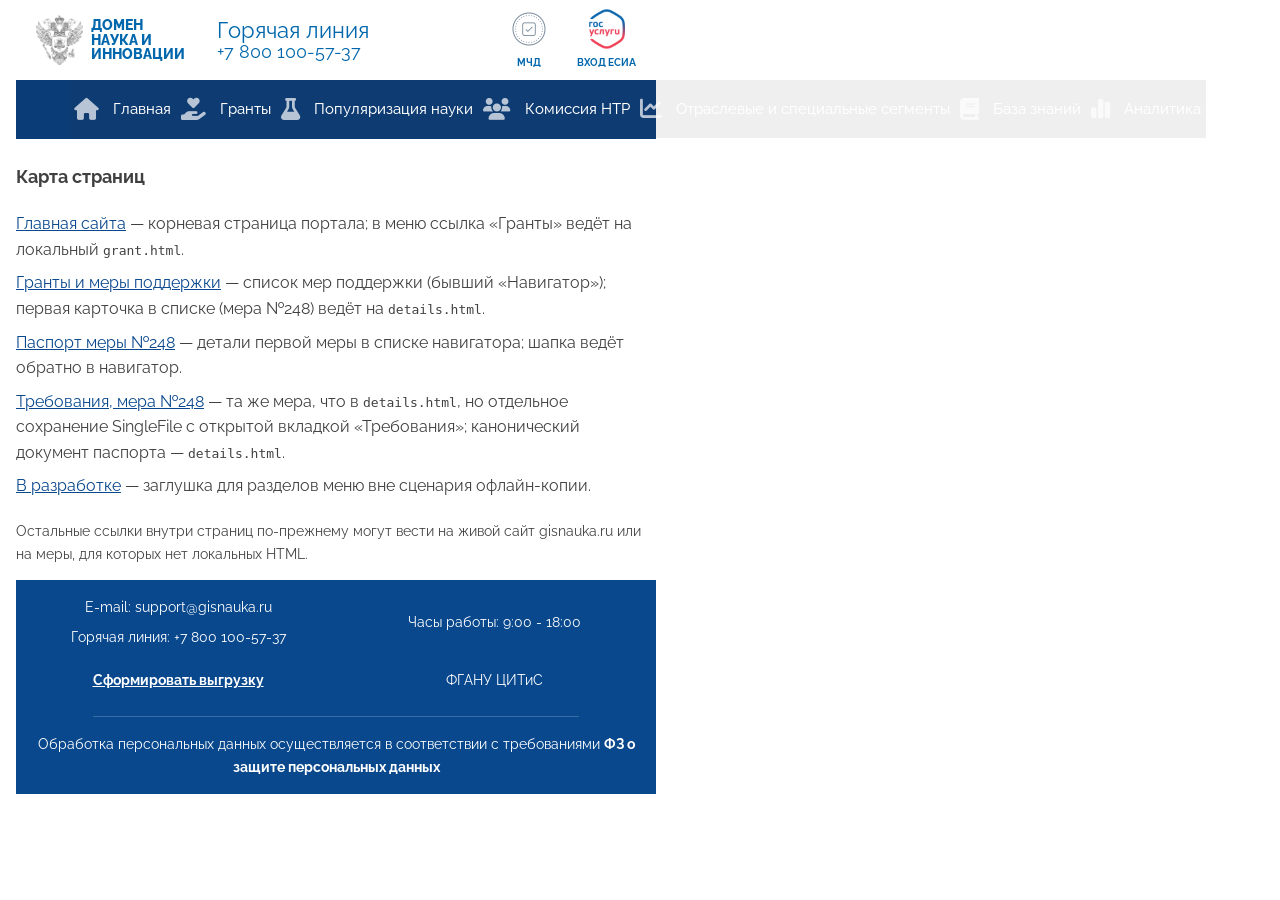
<file: portal.html>
<!DOCTYPE html>
<html lang="ru">
<head>
  <meta charset="utf-8" />
  <meta name="viewport" content="width=device-width, initial-scale=1" />
<meta charset="utf-8">
<meta name="viewport" content="width=device-width, initial-scale=1">
<link rel="stylesheet" href="https://cdnjs.cloudflare.com/ajax/libs/font-awesome/6.6.0/css/all.min.css">
  <title>Офлайн-копия: навигация по страницам</title>
  <link rel="stylesheet" href="css/pages/portal.css" />
  <style>
    .skip-links { position: absolute; top: 0; left: 0; z-index: 9999; }
    .skip-link {
      position: absolute; top: -9999px; left: -9999px;
      background: #0067ad; color: #fff; padding: 8px 16px;
      font-size: 14px; font-family: sans-serif; text-decoration: none;
      border-radius: 0 0 4px 0;
    }
    .skip-link:focus { top: 0; left: 0; outline: 3px solid #f53b59; outline-offset: 2px; }
  </style>

<link rel="stylesheet" href="css/pages/index.css">
</head>
<body>
<div class="skip-links" aria-label="Быстрая навигация по разделам страницы">
  <a class="skip-link" href="#main-content">Перейти к основному содержимому</a>
  <a class="skip-link" href="#site-header">Перейти к шапке страницы</a>
  <a class="skip-link" href="#site-navigation">Перейти к навигации по страницам</a>
  <a class="skip-link" href="#site-footer">Перейти к подвалу</a>
</div>
                    <div id="site-header" class=affixTop role="banner" aria-label="Шапка сайта" tabindex="-1">
                        <div class="css-1ce7347" style="position:relative;width:100%;max-width:100%">
                            <div
                                style=height:80px;width:100%;background:white;display:flex;justify-content:center;z-index:3>
                                <div class="ant-space css-1ce7347 ant-space-horizontal ant-space-align-center ant-space-gap-row-small ant-space-gap-col-small"
                                    style="width:100%;justify-content:space-between;align-items:center;max-width:1470px;padding:0px 20px">
                                    <div class=ant-space-item>
                                        <div class="ant-space css-1ce7347 ant-space-horizontal ant-space-align-center"
                                            style=gap:32px>
                                            <div class=ant-space-item><a href=index.html>
                                                <div
                                                    class="ant-space css-1ce7347 ant-space-horizontal ant-space-align-center ant-space-gap-row-small ant-space-gap-col-small">
                                                    <div class=ant-space-item><img alt=""
                                                            src=assets/images/7eed857cf3c38d44.png
                                                            style=height:50px></div>
                                                    <div class=ant-space-item>
                                                        <div
                                                            style=font-family:Nunito,sans-serif;font-weight:800;color:rgb(0,103,173);font-size:14px;line-height:1.05>
                                                            ДОМЕН<br><span style=color:#0067ad>НАУКА
                                                                И<br>ИННОВАЦИИ</span></div>
                                                    </div>
                                                </div></a>
                                            </div>
                                            <div class=ant-space-item>
                                                <div style=color:#0067ad;line-height:1.1><span
                                                        style=font-size:22px;font-family:Nunito,sans-serif>Горячая
                                                        линия</span><br><span style=font-size:18px>+7 800
                                                        100-57-37</span></div>
                                            </div>
                                        </div>
                                    </div>
                                    <div class=ant-space-item>
                                        <div class="ant-space css-1ce7347 ant-space-horizontal ant-space-align-center"
                                            style=gap:28px>
                                            <div class=ant-space-item><a href=https://gisnauka.ru/attorney/public/issue>
                                                    <div class=hoverSize
                                                        style=display:flex;flex-direction:column;align-items:center;gap:6px;font-family:Nunito,sans-serif;font-weight:700;font-size:10px;text-align:center;text-transform:uppercase;color:rgb(0,103,173)>
                                                        <img alt=""
                                                            src=assets/images/1b81cbfa37ea22d9.png
                                                            style=height:40px;width:40px>МЧД</div>
                                                </a></div>
                                            <div class=ant-space-item>
                                                <a href="https://gisnauka.ru/auth/esia" aria-label="Вход через ЕСИА" style=text-decoration:none>
                                                <div class=hoverSize
                                                    style=display:flex;flex-direction:column;align-items:center;gap:6px;font-family:Nunito,sans-serif;font-weight:700;font-size:10px;text-align:center;text-transform:uppercase;color:rgb(0,103,173)>
                                                    <img alt=""
                                                        src="assets/images/esia-gosuslugi.png"
                                                        width="40" height="40"
                                                        style="height:40px;width:40px;display:block;object-fit:contain"
                                                        aria-hidden=true><span aria-hidden=true><span
                                                            class=hiddenPhone>Вход</span> ЕСИА</span></div>
                                                </a>
                                            </div>
                                        </div>
                                    </div>
                                </div>
                            </div>
                        </div>
                    </div>
                    <div class=affixMenu>
                        <div>
                            <nav id="site-navigation" class=menuBar aria-label="Основная навигация">
                                <div class=menuCon>
                                    <div class=mainMenu style=box-shadow:none>
                                        <div class=leftMenu>
                                            <div class=mainMenu>
                                                <div type=flex class="ant-row ant-row-center css-1ce7347">
                                                    <div
                                                        class="ant-col ant-col-xs-24 ant-col-sm-24 ant-col-md-24 ant-col-lg-24 ant-col-xl-20 css-1ce7347">
                                                        <div class="ant-row css-1ce7347">
                                                            <div class="ant-col ant-col-24 css-1ce7347">
                                                                <div class="ant-space-compact css-1ce7347 groupJustify">
    <a class="menuLink" href="index.html">
        <i class="fa-solid fa-house" style="font-size:22px; color:#fff; margin-right:8px; opacity:0.7;"></i>
        <span class="menuName">Главная</span>
    </a>
    
    <a class="menuLink" title="Гранты и меры поддержки" href="grant.html" aria-label="Гранты и меры поддержки">
        <i class="fa-solid fa-hand-holding-heart" style="font-size:22px; color:#fff; margin-right:8px; opacity:0.7;"></i>
        <span class="menuName">Гранты</span>
    </a>
    
    <a class="menuLink" href="v-razrabotke.html">
        <i class="fa-solid fa-flask" style="font-size:22px; color:#fff; margin-right:8px; opacity:0.7;"></i>
        <span class="menuName">Популяризация науки</span>
    </a>
    
    <a class="menuLink" href="v-razrabotke.html">
        <i class="fa-solid fa-users" style="font-size:22px; color:#fff; margin-right:8px; opacity:0.7;"></i>
        <span class="menuName">Комиссия НТР</span>
    </a>
    
    <a class="menuLink" href="v-razrabotke.html">
        <i class="fa-solid fa-chart-line" style="font-size:22px; color:#fff; margin-right:8px; opacity:0.7;"></i>
        <span class="menuName">Отраслевые и специальные сегменты</span>
    </a>
    
    <a class="menuLink" href="v-razrabotke.html">
        <i class="fa-solid fa-book" style="font-size:22px; color:#fff; margin-right:8px; opacity:0.7;"></i>
        <span class="menuName">База знаний</span>
    </a>
    
    <a class="menuLink" href="v-razrabotke.html">
        <i class="fa-solid fa-chart-simple" style="font-size:22px; color:#fff; margin-right:8px; opacity:0.7;"></i>
        <span class="menuName">Аналитика</span>
    </a>
</div>
                                                            </div>
                                                        </div>
                                                    </div>
                                                </div>
                                            </div>
                                        </div><button type=button
                                            class="ant-btn css-1ce7347 ant-btn-default ant-btn-color-default ant-btn-variant-outlined ant-btn-icon-only barsMenu burgerMenu sf-hidden"></button>
                                    </div>
                                </div>
                            </nav>
                        </div>
                    </div>
<main id="main-content" tabindex="-1">
    <h2 id="pages-map-heading">Карта страниц</h2>
    <nav id="site-navigation" aria-labelledby="pages-map-heading">
      <ul>
        <li><a href="index.html">Главная сайта</a> — корневая страница портала; в меню ссылка «Гранты» ведёт на локальный <code>grant.html</code>.</li>
        <li><a href="grant.html">Гранты и меры поддержки</a> — список мер поддержки (бывший «Навигатор»); первая карточка в списке (мера №248) ведёт на <code>details.html</code>.</li>
        <li><a href="details.html">Паспорт меры №248</a> — детали первой меры в списке навигатора; шапка ведёт обратно в навигатор.</li>
        <li><a href="details_2.html">Требования, мера №248</a> — та же мера, что в <code>details.html</code>, но отдельное сохранение SingleFile с открытой вкладкой «Требования»; канонический документ паспорта — <code>details.html</code>.</li>
        <li><a href="v-razrabotke.html">В разработке</a> — заглушка для разделов меню вне сценария офлайн-копии.</li>
      </ul>
    </nav>
    <p class="note">Остальные ссылки внутри страниц по-прежнему могут вести на живой сайт gisnauka.ru или на меры, для которых нет локальных HTML.</p>
  </main>
                    <footer id="site-footer" class="ant-layout-footer css-1ce7347" role="contentinfo" aria-label="Подвал сайта" style="border-top: var(--layout-gap) solid #eaedef; background: #09488d; color: #fff; padding: 16px 16px;">
    <div style="max-width: 1200px; margin: 0 auto;">
        
        <div style="display: grid; grid-template-columns: repeat(auto-fit, minmax(200px, 1fr)); gap: 16px 24px; text-align: center; align-items: center; justify-items: center;">
            
            <section aria-labelledby="contacts-heading" style="width: 100%;">
                <h2 id="contacts-heading" style="position: absolute; width: 1px; height: 1px; padding: 0; margin: -1px; overflow: hidden; clip: rect(0,0,0,0); border: 0;">Контакты</h2>
                <address style="font-style: normal;">
                    <p style="margin: 0;">E-mail: <a href="mailto:support@gisnauka.ru" style="color: #fff;">support@gisnauka.ru</a></p>
                    <p style="margin: 8px 0 0 0;">Горячая линия: <a href="tel:+78001005737" style="color: #fff; text-decoration: none;">+7 800 100-57-37</a></p>
                </address>
            </section>
            
            <section aria-labelledby="hours-heading" style="width: 100%;">
                <h2 id="hours-heading" style="position: absolute; width: 1px; height: 1px; padding: 0; margin: -1px; overflow: hidden; clip: rect(0,0,0,0); border: 0;">Режим работы</h2>
                <p style="margin: 0;">Часы работы: 9:00 - 18:00</p>
            </section>
            
            <section aria-labelledby="report-heading" style="width: 100%;">
                <h2 id="report-heading" style="position: absolute; width: 1px; height: 1px; padding: 0; margin: -1px; overflow: hidden; clip: rect(0,0,0,0); border: 0;">Отчётность</h2>
                <button type="button" class="ant-btn css-1ce7347 ant-btn-link" style="color: #fff; padding: 0; background: none; border: none; cursor: pointer; text-decoration: underline; display: inline-block;" aria-label="Сформировать выгрузку отчётности">
                    <span>Сформировать выгрузку</span>
                </button>
            </section>
            
            <section aria-labelledby="developer-heading" style="width: 100%;">
                <h2 id="developer-heading" style="position: absolute; width: 1px; height: 1px; padding: 0; margin: -1px; overflow: hidden; clip: rect(0,0,0,0); border: 0;">Разработчик</h2>
                <p style="margin: 0;"><a href="https://citis.ru/" target="_blank" rel="noopener noreferrer" style="color: #fff; text-decoration: none;" aria-label="ФГАНУ ЦИТиС, откроется в новой вкладке">ФГАНУ ЦИТиС</a></p>
            </section>
            
        </div>
        
        <div role="separator" aria-hidden="true" style="height: 1px; background: rgba(255,255,255,0.2); margin: 20px auto 16px; width: 80%;"></div>
        
        <div style="text-align: center;">
            <p style="margin: 0;">
                Обработка персональных данных осуществляется в соответствии с требованиями 
                <a href="https://legalacts.ru/doc/152_FZ-o-personalnyh-dannyh/" target="_blank" rel="noreferrer" style="color: #fff;">
                    <em><b>ФЗ о защите персональных данных</b></em>
                </a>
            </p>
        </div>
        
    </div>
</footer>
















</body>
</html>
</file>
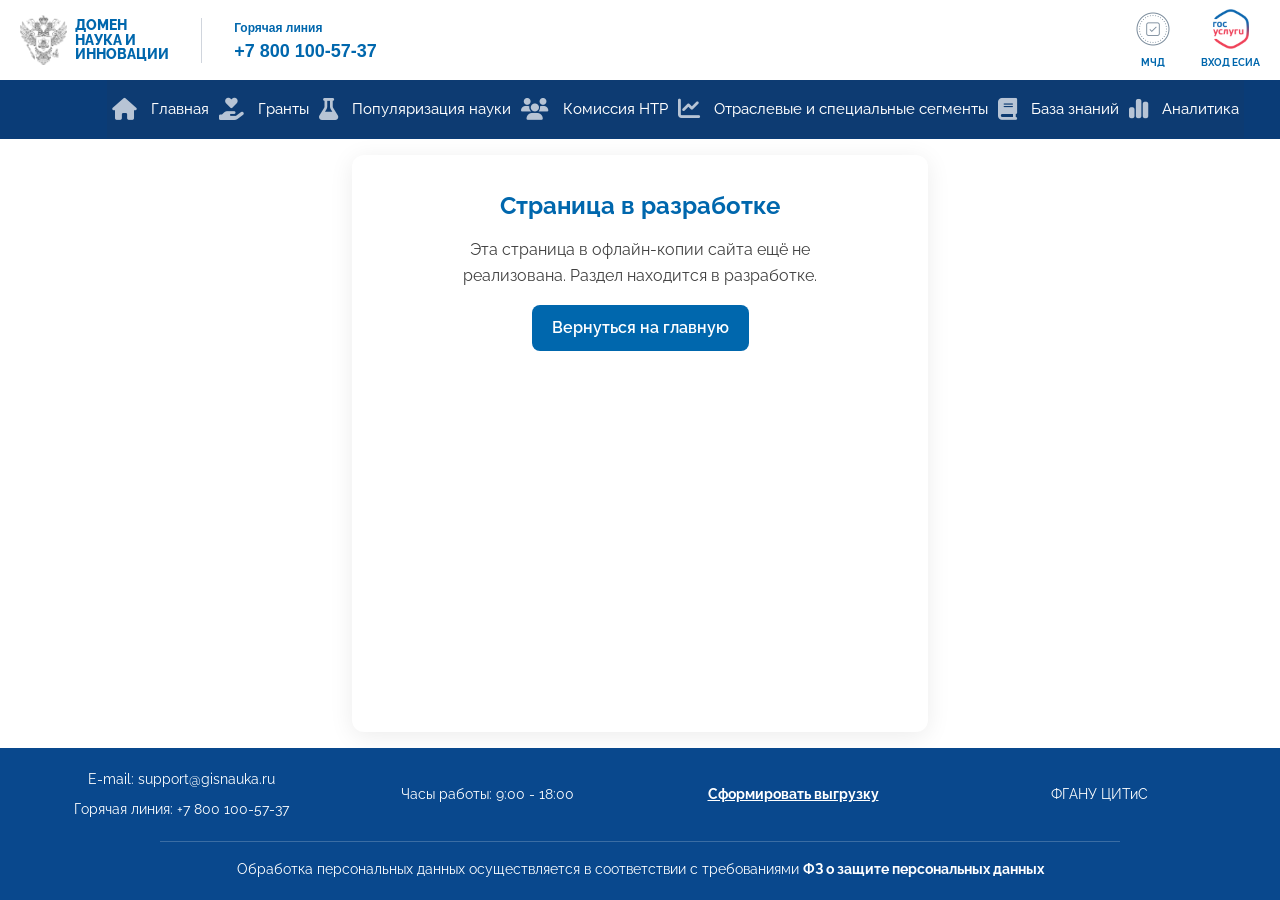
<file: v-razrabotke.html>
<!DOCTYPE html>
<html lang=ru>
<head>
<meta charset="utf-8">
<meta name="viewport" content="width=device-width, initial-scale=1">
<link rel="stylesheet" href="https://cdnjs.cloudflare.com/ajax/libs/font-awesome/6.6.0/css/all.min.css">
<title>В разработке — ГИС Наука (офлайн-копия)</title>
<link rel=canonical href=v-razrabotke.html>
<style>
  :root { color-scheme: light; }
  *, *::before, *::after { box-sizing: border-box; }
  html { max-width: 100%; }
  body {
    margin: 0;
    max-width: 100%;
    overflow-x: hidden;
    min-height: 100vh;
    display: flex;
    flex-direction: column;
    align-items: stretch;
    background: #eaedef;
    color: #1a1a1a;
    line-height: 1.5;
  }
  .skip-links { position: absolute; top: 0; left: 0; z-index: 9999; }
  .skip-link {
    position: absolute; top: -9999px; left: -9999px;
    background: #0067ad; color: #fff; padding: 8px 16px;
    font-size: 14px; font-family: sans-serif; text-decoration: none;
    border-radius: 0 0 4px 0;
  }
  .skip-link:focus { top: 0; left: 0; outline: 3px solid #f53b59; outline-offset: 2px; }
  #site-header,
  .affixMenu {
    width: 100%;
    flex-shrink: 0;
  }
  main#main-content {
    flex: 1 0 auto;
    align-self: center;
    width: min(36rem, calc(100% - 2rem));
    max-width: 100%;
    margin: 1rem auto;
    padding: 2rem clamp(1.25rem, 4vw, 2.25rem);
    background: #fff;
    border-radius: 12px;
    box-shadow: 0 4px 24px rgba(0,0,0,.08);
    text-align: center;
  }
  main#main-content h1,
  main#main-content p { text-wrap: balance; }
  h1 { margin: 0 0 0.75rem; font-size: 1.5rem; color: #0067ad; }
  p { margin: 0 0 1.25rem; }
  a.button-home {
    display: inline-block;
    padding: 0.65rem 1.25rem;
    background: #0067ad;
    color: #fff !important;
    text-decoration: none;
    border-radius: 8px;
    font-weight: 600;
  }
  a.button-home:focus { outline: 3px solid #f53b59; outline-offset: 2px; }
  #site-footer {
    flex-shrink: 0;
    width: 100%;
    max-width: 100%;
    margin-top: auto;
  }
  #site-footer.ant-layout-footer {
    padding: 1.25rem clamp(0.75rem, 4vw, 1.5rem) !important;
    box-sizing: border-box;
  }
  #site-footer .footer {
    max-width: 72rem;
    margin-left: auto;
    margin-right: auto;
    text-align: center;
  }
  #site-footer .ant-row {
    justify-content: center;
    row-gap: 0.75rem;
  }
  #site-footer .ant-col { max-width: 100%; }
  #site-footer .footerLastP { overflow-wrap: anywhere; hyphens: auto; }
</style>

<link rel="stylesheet" href="css/pages/index.css">
</head>
<body>
<div class="skip-links" aria-label="Быстрая навигация по разделам страницы">
  <a class="skip-link" href="#main-content">Перейти к основному содержимому</a>
  <a class="skip-link" href="#site-header">Перейти к шапке сайта</a>
  <a class="skip-link" href="#site-navigation">Перейти к основной навигации</a>
  <a class="skip-link" href="#site-footer">Перейти к подвалу</a>
</div>
                    <div id="site-header" class=affixTop role="banner" aria-label="Шапка сайта" tabindex="-1">
                        <div class="css-1ce7347" style="position:relative;width:100%;max-width:100%">
                            <div
                                style=height:80px;width:100%;background:white;display:flex;justify-content:center;z-index:3>
                                <div class="ant-space css-1ce7347 ant-space-horizontal ant-space-align-center ant-space-gap-row-small ant-space-gap-col-small"
                                    style="width:100%;justify-content:space-between;align-items:center;max-width:1470px;padding:0px 20px">
                                    <div class="ant-space-item">
    <div class="ant-space css-1ce7347 ant-space-horizontal ant-space-align-center" style="gap:32px">
        
        <!-- Логотип и текст ДОМЕН НАУКА И ИННОВАЦИИ -->
        <div class="ant-space-item">
            <a href="index.html">
                <div class="ant-space css-1ce7347 ant-space-horizontal ant-space-align-center ant-space-gap-row-small ant-space-gap-col-small">
                    <div class="ant-space-item">
                        <img alt="" src="assets/images/7eed857cf3c38d44.png" style="height:50px">
                    </div>
                    <div class="ant-space-item">
                        <div style="font-family:Nunito,sans-serif; font-weight:800; color:rgb(0,103,173); font-size:14px; line-height:1.05">
                            ДОМЕН<br><span style="color:#0067ad">НАУКА И<br>ИННОВАЦИИ</span>
                        </div>
                    </div>
                </div>
            </a>
        </div>

        <!-- Вертикальная линия-разделитель -->
        <div class="ant-space-item">
            <div style="width:1px; height:45px; background-color:#d0d5dd;"></div>
        </div>

        <!-- Горячая линия -->
        <div class="ant-space-item">
            <div style="color:#0067ad; line-height:1.4; font-family: 'Segoe UI', Arial, sans-serif">
                <span style="font-size:12px; font-weight:600">Горячая линия</span>
                <br>
                <span style="font-size:18px; font-weight:bold">+7 800 100-57-37</span>
            </div>
        </div>

    </div>
</div>
                                    <div class=ant-space-item>
                                        <div class="ant-space css-1ce7347 ant-space-horizontal ant-space-align-center"
                                            style=gap:28px>
                                            <div class=ant-space-item><a href=https://gisnauka.ru/attorney/public/issue>
                                                    <div class=hoverSize
                                                        style=display:flex;flex-direction:column;align-items:center;gap:6px;font-family:Nunito,sans-serif;font-weight:700;font-size:10px;text-align:center;text-transform:uppercase;color:rgb(0,103,173)>
                                                        <img alt=""
                                                            src=assets/images/1b81cbfa37ea22d9.png
                                                            style=height:40px;width:40px>МЧД</div>
                                                </a></div>
                                            <div class=ant-space-item>
                                                <a href="https://gisnauka.ru/auth/esia" aria-label="Вход через ЕСИА" style=text-decoration:none>
                                                <div class=hoverSize
                                                    style=display:flex;flex-direction:column;align-items:center;gap:6px;font-family:Nunito,sans-serif;font-weight:700;font-size:10px;text-align:center;text-transform:uppercase;color:rgb(0,103,173)>
                                                    <img alt=""
                                                        src="assets/images/esia-gosuslugi.png"
                                                        width="40" height="40"
                                                        style="height:40px;width:40px;display:block;object-fit:contain"
                                                        aria-hidden=true><span aria-hidden=true><span
                                                            class=hiddenPhone>Вход</span> ЕСИА</span></div>
                                                </a>
                                            </div>
                                        </div>
                                    </div>
                                </div>
                            </div>
                        </div>
                    </div>
                    <div class=affixMenu>
                        <div>
                            <nav id="site-navigation" class=menuBar aria-label="Основная навигация">
                                <div class=menuCon>
                                    <div class=mainMenu style=box-shadow:none>
                                        <div class=leftMenu>
                                            <div class=mainMenu>
                                                <div type=flex class="ant-row ant-row-center css-1ce7347">
                                                    <div
                                                        class="ant-col ant-col-xs-24 ant-col-sm-24 ant-col-md-24 ant-col-lg-24 ant-col-xl-20 css-1ce7347">
                                                        <div class="ant-row css-1ce7347">
                                                            <div class="ant-col ant-col-24 css-1ce7347">
                                                                <div class="ant-space-compact css-1ce7347 groupJustify">
    <a class="menuLink" href="index.html">
        <i class="fa-solid fa-house" style="font-size:22px; color:#fff; margin-right:8px; opacity:0.7;"></i>
        <span class="menuName">Главная</span>
    </a>
    
    <a class="menuLink" title="Гранты и меры поддержки" href="grant.html" aria-label="Гранты и меры поддержки">
        <i class="fa-solid fa-hand-holding-heart" style="font-size:22px; color:#fff; margin-right:8px; opacity:0.7;"></i>
        <span class="menuName">Гранты</span>
    </a>
    
    <a class="menuLink" href="v-razrabotke.html">
        <i class="fa-solid fa-flask" style="font-size:22px; color:#fff; margin-right:8px; opacity:0.7;"></i>
        <span class="menuName">Популяризация науки</span>
    </a>
    
    <a class="menuLink" href="v-razrabotke.html">
        <i class="fa-solid fa-users" style="font-size:22px; color:#fff; margin-right:8px; opacity:0.7;"></i>
        <span class="menuName">Комиссия НТР</span>
    </a>
    
    <a class="menuLink" href="v-razrabotke.html">
        <i class="fa-solid fa-chart-line" style="font-size:22px; color:#fff; margin-right:8px; opacity:0.7;"></i>
        <span class="menuName">Отраслевые и специальные сегменты</span>
    </a>
    
    <a class="menuLink" href="v-razrabotke.html">
        <i class="fa-solid fa-book" style="font-size:22px; color:#fff; margin-right:8px; opacity:0.7;"></i>
        <span class="menuName">База знаний</span>
    </a>
    
    <a class="menuLink" href="v-razrabotke.html">
        <i class="fa-solid fa-chart-simple" style="font-size:22px; color:#fff; margin-right:8px; opacity:0.7;"></i>
        <span class="menuName">Аналитика</span>
    </a>
</div>
                                                            </div>
                                                        </div>
                                                    </div>
                                                </div>
                                            </div>
                                        </div><button type=button
                                            class="ant-btn css-1ce7347 ant-btn-default ant-btn-color-default ant-btn-variant-outlined ant-btn-icon-only barsMenu burgerMenu sf-hidden"></button>
                                    </div>
                                </div>
                            </nav>
                        </div>
                    </div>
<main id="main-content" tabindex="-1">
  <h1 tabindex="-1">Страница в разработке</h1>
  <p>Эта страница в офлайн-копии сайта ещё не реализована. Раздел находится в разработке.</p>
  <p><a class="button-home" href="index.html">Вернуться на главную</a></p>
</main>
                    <footer id="site-footer" class="ant-layout-footer css-1ce7347" role="contentinfo" aria-label="Подвал сайта" style="border-top: var(--layout-gap) solid #eaedef; background: #09488d; color: #fff; padding: 16px 16px;">
    <div style="max-width: 1200px; margin: 0 auto;">
        
        <div style="display: grid; grid-template-columns: repeat(auto-fit, minmax(200px, 1fr)); gap: 16px 24px; text-align: center; align-items: center; justify-items: center;">
            
            <section aria-labelledby="contacts-heading" style="width: 100%;">
                <h2 id="contacts-heading" style="position: absolute; width: 1px; height: 1px; padding: 0; margin: -1px; overflow: hidden; clip: rect(0,0,0,0); border: 0;">Контакты</h2>
                <address style="font-style: normal;">
                    <p style="margin: 0;">E-mail: <a href="mailto:support@gisnauka.ru" style="color: #fff;">support@gisnauka.ru</a></p>
                    <p style="margin: 8px 0 0 0;">Горячая линия: <a href="tel:+78001005737" style="color: #fff; text-decoration: none;">+7 800 100-57-37</a></p>
                </address>
            </section>
            
            <section aria-labelledby="hours-heading" style="width: 100%;">
                <h2 id="hours-heading" style="position: absolute; width: 1px; height: 1px; padding: 0; margin: -1px; overflow: hidden; clip: rect(0,0,0,0); border: 0;">Режим работы</h2>
                <p style="margin: 0;">Часы работы: 9:00 - 18:00</p>
            </section>
            
            <section aria-labelledby="report-heading" style="width: 100%;">
                <h2 id="report-heading" style="position: absolute; width: 1px; height: 1px; padding: 0; margin: -1px; overflow: hidden; clip: rect(0,0,0,0); border: 0;">Отчётность</h2>
                <button type="button" class="ant-btn css-1ce7347 ant-btn-link" style="color: #fff; padding: 0; background: none; border: none; cursor: pointer; text-decoration: underline; display: inline-block;" aria-label="Сформировать выгрузку отчётности">
                    <span>Сформировать выгрузку</span>
                </button>
            </section>
            
            <section aria-labelledby="developer-heading" style="width: 100%;">
                <h2 id="developer-heading" style="position: absolute; width: 1px; height: 1px; padding: 0; margin: -1px; overflow: hidden; clip: rect(0,0,0,0); border: 0;">Разработчик</h2>
                <p style="margin: 0;"><a href="https://citis.ru/" target="_blank" rel="noopener noreferrer" style="color: #fff; text-decoration: none;" aria-label="ФГАНУ ЦИТиС, откроется в новой вкладке">ФГАНУ ЦИТиС</a></p>
            </section>
            
        </div>
        
        <div role="separator" aria-hidden="true" style="height: 1px; background: rgba(255,255,255,0.2); margin: 20px auto 16px; width: 80%;"></div>
        
        <div style="text-align: center;">
            <p style="margin: 0;">
                Обработка персональных данных осуществляется в соответствии с требованиями 
                <a href="https://legalacts.ru/doc/152_FZ-o-personalnyh-dannyh/" target="_blank" rel="noreferrer" style="color: #fff;">
                    <em><b>ФЗ о защите персональных данных</b></em>
                </a>
            </p>
        </div>
        
    </div>
</footer>
















<script>
  document.addEventListener("DOMContentLoaded", function () {
    var h = document.querySelector("main h1");
    if (h) { h.focus({ preventScroll: true }); }
  });
</script>
</body>
</html>
</file>
<file: css/pages/index.css>
@import "../chunks/c_ae5ead65781be0.css";
@import "../chunks/c_44392b7213b844.css";
@import "../chunks/c_718acfb5f97e4e.css";
@import "../chunks/c_d27331f65442a4.css";
@import "../chunks/c_21b019b45e4685.css";
@import "../chunks/c_bf9abee7cbeffd.css";
@import "../chunks/c_ed5a6a0233916e.css";
@import "../chunks/c_899d7eb33a15ea.css";
@import "../chunks/c_ea225112af658c.css";
@import "../chunks/c_8beea79b8ab495.css";
@import "../chunks/c_63498808f26c3e.css";
@import "../chunks/c_74e6cd723cc41f.css";
@import "../chunks/c_e7692f8ca5388b.css";
@import "../chunks/c_633c9f8d259f44.css";
@import "../chunks/c_6dadf80f72a622.css";
@import "../chunks/c_1e3f32fbabb437.css";
@import "../chunks/c_c85bdc7d1aa873.css";
@import "../chunks/c_b1993b935983ea.css";
@import "../chunks/c_c5635c984c51c6.css";
@import "../chunks/c_c0848ce48040f0.css";
@import "../chunks/c_dfa1ae01deb496.css";
@import "../chunks/c_0460350b56bb26.css";
@import "../chunks/c_cf2c1dea987768.css";
@import "../chunks/c_054f8fc37bc30d.css";
@import "../chunks/c_2dd485dad0bbd1.css";
@import "../chunks/c_343d39bb600289.css";
@import "../chunks/c_31a78c8fd892fc.css";
@import "../chunks/c_621afce7be6858.css";
@import "../chunks/c_37f293d6cd5d2c.css";
@import "../chunks/c_6ee7d158a86b5a.css";
@import "../chunks/c_8cf30e357be7e6.css";
@import "../chunks/c_73a38445937a72.css";
@import "../chunks/c_69919712771c91.css";
@import "../chunks/c_84861171b6524d.css";
@import "../chunks/c_bfa7f9cc663e93.css";
@import "../chunks/c_2fcbe1b20d9039.css";
@import "../chunks/c_0caecc3e4abe0e.css";
@import "../chunks/c_e8f4f04cf513dc.css";
@import "../chunks/c_7faa1d53897983.css";
@import "../chunks/c_75dd69a923138b.css";
@import "../chunks/c_ad9995b0760e7e.css";
@import "../chunks/c_a991845beb17f5.css";
@import "../chunks/c_9d161b38b21820.css";
@import "../chunks/c_06c2b925dd86f1.css";
@import "../chunks/c_4d4e32fee9c4fd.css";
@import "../chunks/c_ae2c842f5f50ac.css";
@import "../chunks/c_64031f07755806.css";
@import "../chunks/c_740c0a292f5326.css";
@import "../chunks/c_a6ce0d0ec3028d.css";
@import "../chunks/c_520a8377ba7c49.css";
@import "../chunks/c_83a0a00e0a2a36.css";
@import "../chunks/c_0e147d89b99d5e.css";
@import "../chunks/c_6e8c7cadf78cb5.css";
@import "../chunks/c_4dcf48aa37b3ef.css";
@import "../menu-rwd-offline.css";

/* Горизонтальное меню должно перекрывать блок глобального поиска (раньше у .mainContent и .globalSearchHeader был один z-index). */
.affixMenu {
    position: relative;
    z-index: 40;
}
.affixMenu .mainMenu {
    z-index: 40;
}
.ant-layout-content .mainContent {
    z-index: 1;
}
.globalSearchHeader {
    z-index: 1;
    margin-top: 12px !important;
}

.visually-hidden {
    position: absolute;
    width: 1px;
    height: 1px;
    padding: 0;
    margin: -1px;
    overflow: hidden;
    clip: rect(0, 0, 0, 0);
    white-space: nowrap;
    border: 0;
}

h3.chartLabel {
    margin: 0;
}
</file>
<file: css/pages/details.css>
@import "../chunks/c_a54417f6c2dfe3.css";
@import "../chunks/c_545be1a63eea3f.css";
@import "../chunks/c_44392b7213b844.css";
@import "../chunks/c_718acfb5f97e4e.css";
@import "../chunks/c_d27331f65442a4.css";
@import "../chunks/c_21b019b45e4685.css";
@import "../chunks/c_bf9abee7cbeffd.css";
@import "../chunks/c_c0cae484031418.css";
@import "../chunks/c_f72ab7c90e2182.css";
@import "../chunks/c_63498808f26c3e.css";
@import "../chunks/c_e0eae78547ff33.css";
@import "../chunks/c_e7692f8ca5388b.css";
@import "../chunks/c_633c9f8d259f44.css";
@import "../chunks/c_6dadf80f72a622.css";
@import "../chunks/c_1e3f32fbabb437.css";
@import "../chunks/c_c85bdc7d1aa873.css";
@import "../chunks/c_b1993b935983ea.css";
@import "../chunks/c_c5635c984c51c6.css";
@import "../chunks/c_c0848ce48040f0.css";
@import "../chunks/c_dfa1ae01deb496.css";
@import "../chunks/c_0460350b56bb26.css";
@import "../chunks/c_cf2c1dea987768.css";
@import "../chunks/c_8e6ec8830e930f.css";
@import "../chunks/c_dcd6a1f5cd40ec.css";
@import "../chunks/c_2dd485dad0bbd1.css";
@import "../chunks/c_8cf30e357be7e6.css";
@import "../chunks/c_73a38445937a72.css";
@import "../chunks/c_69919712771c91.css";
@import "../chunks/c_84861171b6524d.css";
@import "../chunks/c_bfa7f9cc663e93.css";
@import "../chunks/c_2fcbe1b20d9039.css";
@import "../chunks/c_0caecc3e4abe0e.css";
@import "../chunks/c_fea569368bfcbc.css";
@import "../chunks/c_44b26573ce0b16.css";
@import "../chunks/c_17bb7d02bac970.css";
@import "../chunks/c_795259137ac68a.css";
@import "../chunks/c_4ca5399f620d26.css";
@import "../chunks/c_205122ccdbf124.css";
@import "../chunks/c_3f2d77b1c38fe1.css";
@import "../chunks/c_c96a4f7f42bf32.css";
@import "../chunks/c_df6e610dc45f59.css";
@import "../chunks/c_37998a0a430192.css";
@import "../chunks/c_f3c785975037ca.css";
@import "../chunks/c_c83aad8f7bbf54.css";
@import "../chunks/c_dba462864e0735.css";
@import "../chunks/c_3d8aa59516cc6f.css";
@import "../chunks/c_57e092cc9e7148.css";
@import "../chunks/c_65e5f19ded6892.css";
@import "../chunks/c_3c2c3b62b51212.css";
@import "../chunks/c_ca8ec8a9c1e3c2.css";
@import "../chunks/c_36565245cca754.css";
@import "../chunks/c_0e7f665db52b90.css";
@import "../chunks/c_64031f07755806.css";
@import "../chunks/c_740c0a292f5326.css";
@import "../chunks/c_164c38d9081abf.css";
@import "../chunks/c_65b88083e82e80.css";
@import "../chunks/c_3eb0ad4dfcbe10.css";
@import "../chunks/c_d141612a1b6fe5.css";
@import "../chunks/c_b9d8e133d496dd.css";
@import "../chunks/c_7131e011519358.css";
@import "../chunks/c_8d16425717788f.css";
@import "../chunks/c_83a0a00e0a2a36.css";
@import "../chunks/c_a99f1220b53ebd.css";
@import "../chunks/c_ea8212c183c339.css";
@import "../chunks/c_2adcdcfb68c09e.css";
@import "../chunks/c_32fc2aa19eff24.css";
@import "../chunks/c_4dcf48aa37b3ef.css";
@import "../menu-rwd-offline.css";
</file>
<file: css/pages/grant.css>
@import "../chunks/c_44322ff2f47b1c.css";
@import "../chunks/c_44392b7213b844.css";
@import "../chunks/c_718acfb5f97e4e.css";
@import "../chunks/c_d27331f65442a4.css";
@import "../chunks/c_21b019b45e4685.css";
@import "../chunks/c_bf9abee7cbeffd.css";
@import "../chunks/c_061a9f548ba896.css";
@import "../chunks/c_f72ab7c90e2182.css";
@import "../chunks/c_63498808f26c3e.css";
@import "../chunks/c_6812c30d8f61ac.css";
@import "../chunks/c_e7692f8ca5388b.css";
@import "../chunks/c_633c9f8d259f44.css";
@import "../chunks/c_6dadf80f72a622.css";
@import "../chunks/c_1e3f32fbabb437.css";
@import "../chunks/c_c85bdc7d1aa873.css";
@import "../chunks/c_b1993b935983ea.css";
@import "../chunks/c_c5635c984c51c6.css";
@import "../chunks/c_c0848ce48040f0.css";
@import "../chunks/c_dfa1ae01deb496.css";
@import "../chunks/c_0460350b56bb26.css";
@import "../chunks/c_cf2c1dea987768.css";
@import "../chunks/c_b746cbf617a024.css";
@import "../chunks/c_eb5ece8e2f1548.css";
@import "../chunks/c_2dd485dad0bbd1.css";
@import "../chunks/c_8cf30e357be7e6.css";
@import "../chunks/c_73a38445937a72.css";
@import "../chunks/c_69919712771c91.css";
@import "../chunks/c_84861171b6524d.css";
@import "../chunks/c_bfa7f9cc663e93.css";
@import "../chunks/c_2fcbe1b20d9039.css";
@import "../chunks/c_0caecc3e4abe0e.css";
@import "../chunks/c_758e898f72e529.css";
@import "../chunks/c_d6bfab30f058fd.css";
@import "../chunks/c_a6e95b6bf73a7c.css";
@import "../chunks/c_3596f191c5f010.css";
@import "../chunks/c_ab5602bf407af5.css";
@import "../chunks/c_c66ee2f813eff5.css";
@import "../chunks/c_21dced17a838ac.css";
@import "../chunks/c_c96a4f7f42bf32.css";
@import "../chunks/c_56a7f53beb904e.css";
@import "../chunks/c_f572a8a5ddd5ed.css";
@import "../chunks/c_f890af8a20de16.css";
@import "../chunks/c_7de6a9d18b138b.css";
@import "../chunks/c_dba462864e0735.css";
@import "../chunks/c_3d8aa59516cc6f.css";
@import "../chunks/c_57e092cc9e7148.css";
@import "../chunks/c_65e5f19ded6892.css";
@import "../chunks/c_3c2c3b62b51212.css";
@import "../chunks/c_ca8ec8a9c1e3c2.css";
@import "../chunks/c_8d16425717788f.css";
@import "../chunks/c_5ae79105253e13.css";
@import "../chunks/c_83a0a00e0a2a36.css";
@import "../chunks/c_f32746c779a00f.css";
@import "../chunks/c_d792a8cbd190db.css";
@import "../chunks/c_12074e71be03c3.css";
@import "../chunks/c_4dcf48aa37b3ef.css";
@import "../menu-rwd-offline.css";
</file>
<file: css/pages/portal.css>
body { font-family: system-ui, sans-serif; max-width: 42rem; margin: 2rem auto; padding: 0 1rem; line-height: 1.5; color: #111; }
h1 { font-size: 1.35rem; }
h2 { font-size: 1.1rem; margin-top: 1.5rem; margin-bottom: 0.35rem; }
nav ul { list-style: none; padding: 0; margin: 1.25rem 0; }
nav li { margin: 0.5rem 0; }
a { color: #0b57d0; }
p.note { color: #444; font-size: 0.9rem; }
</file>
